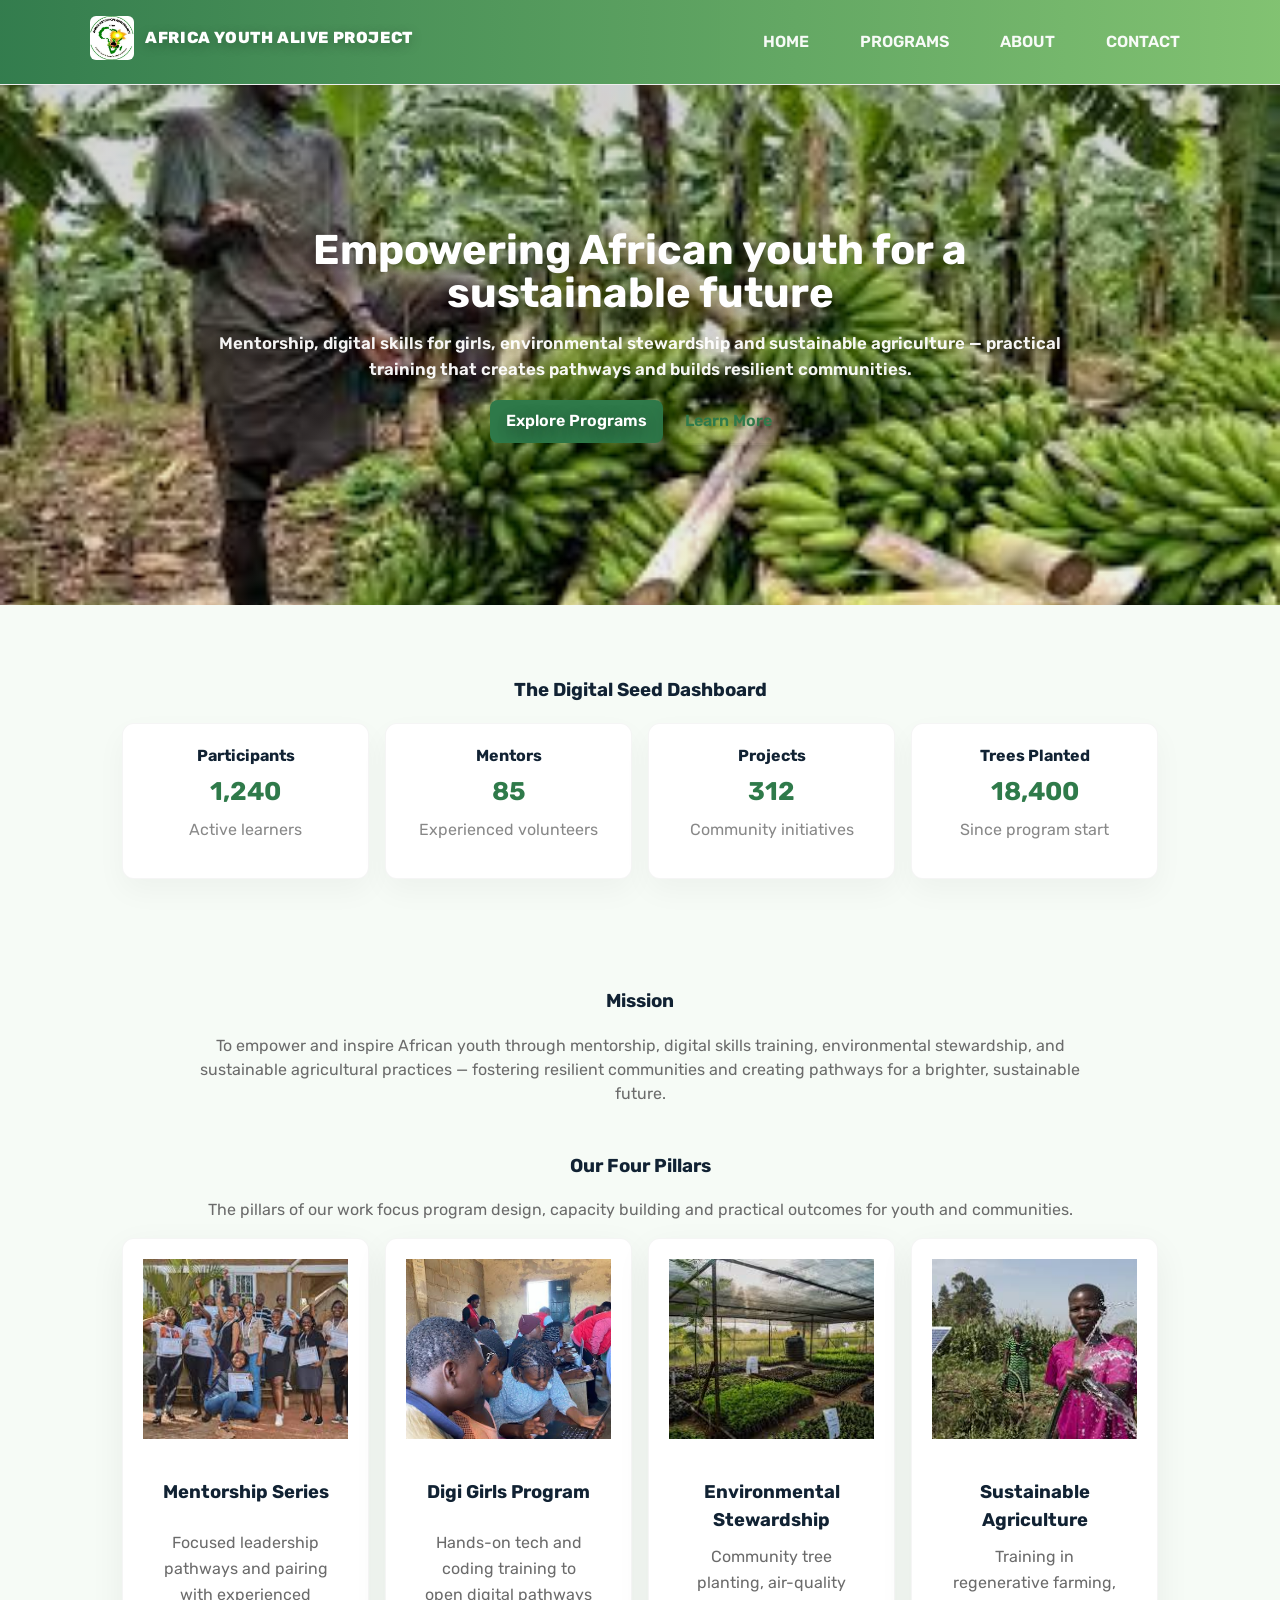
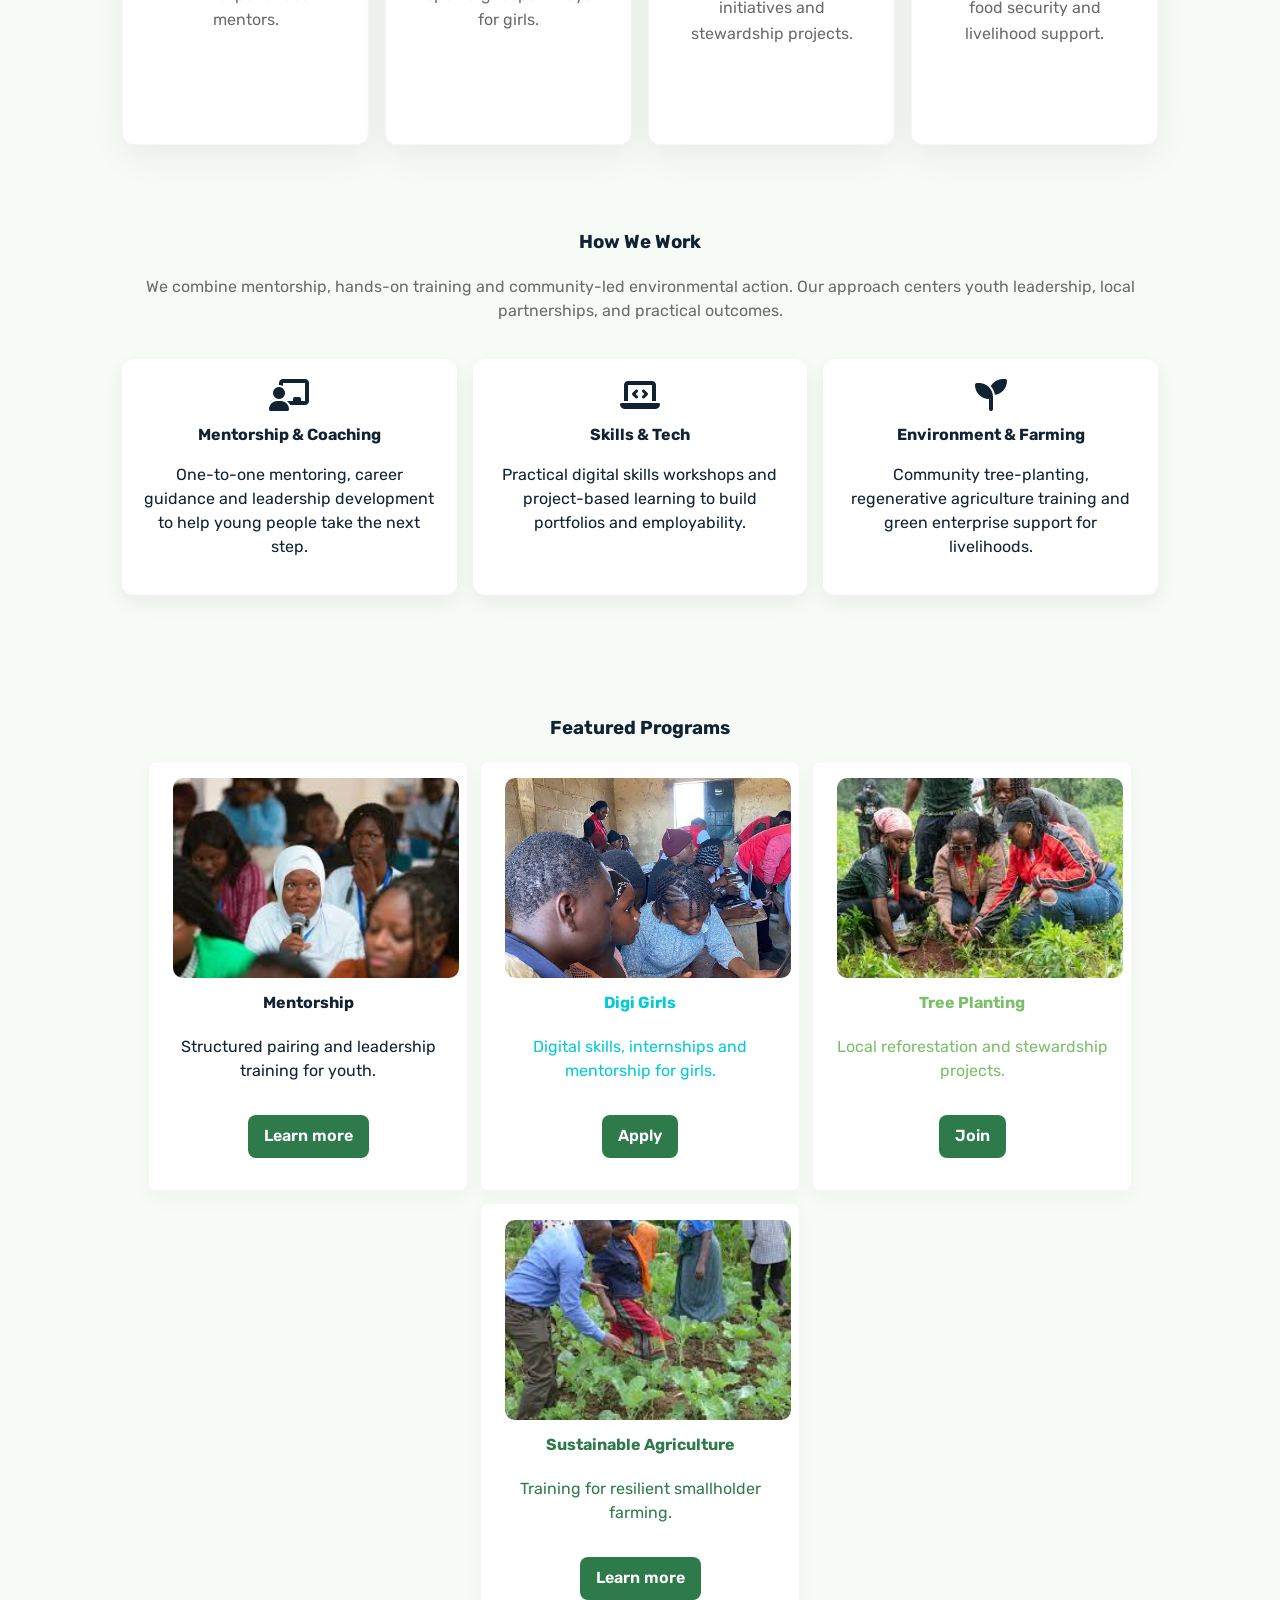
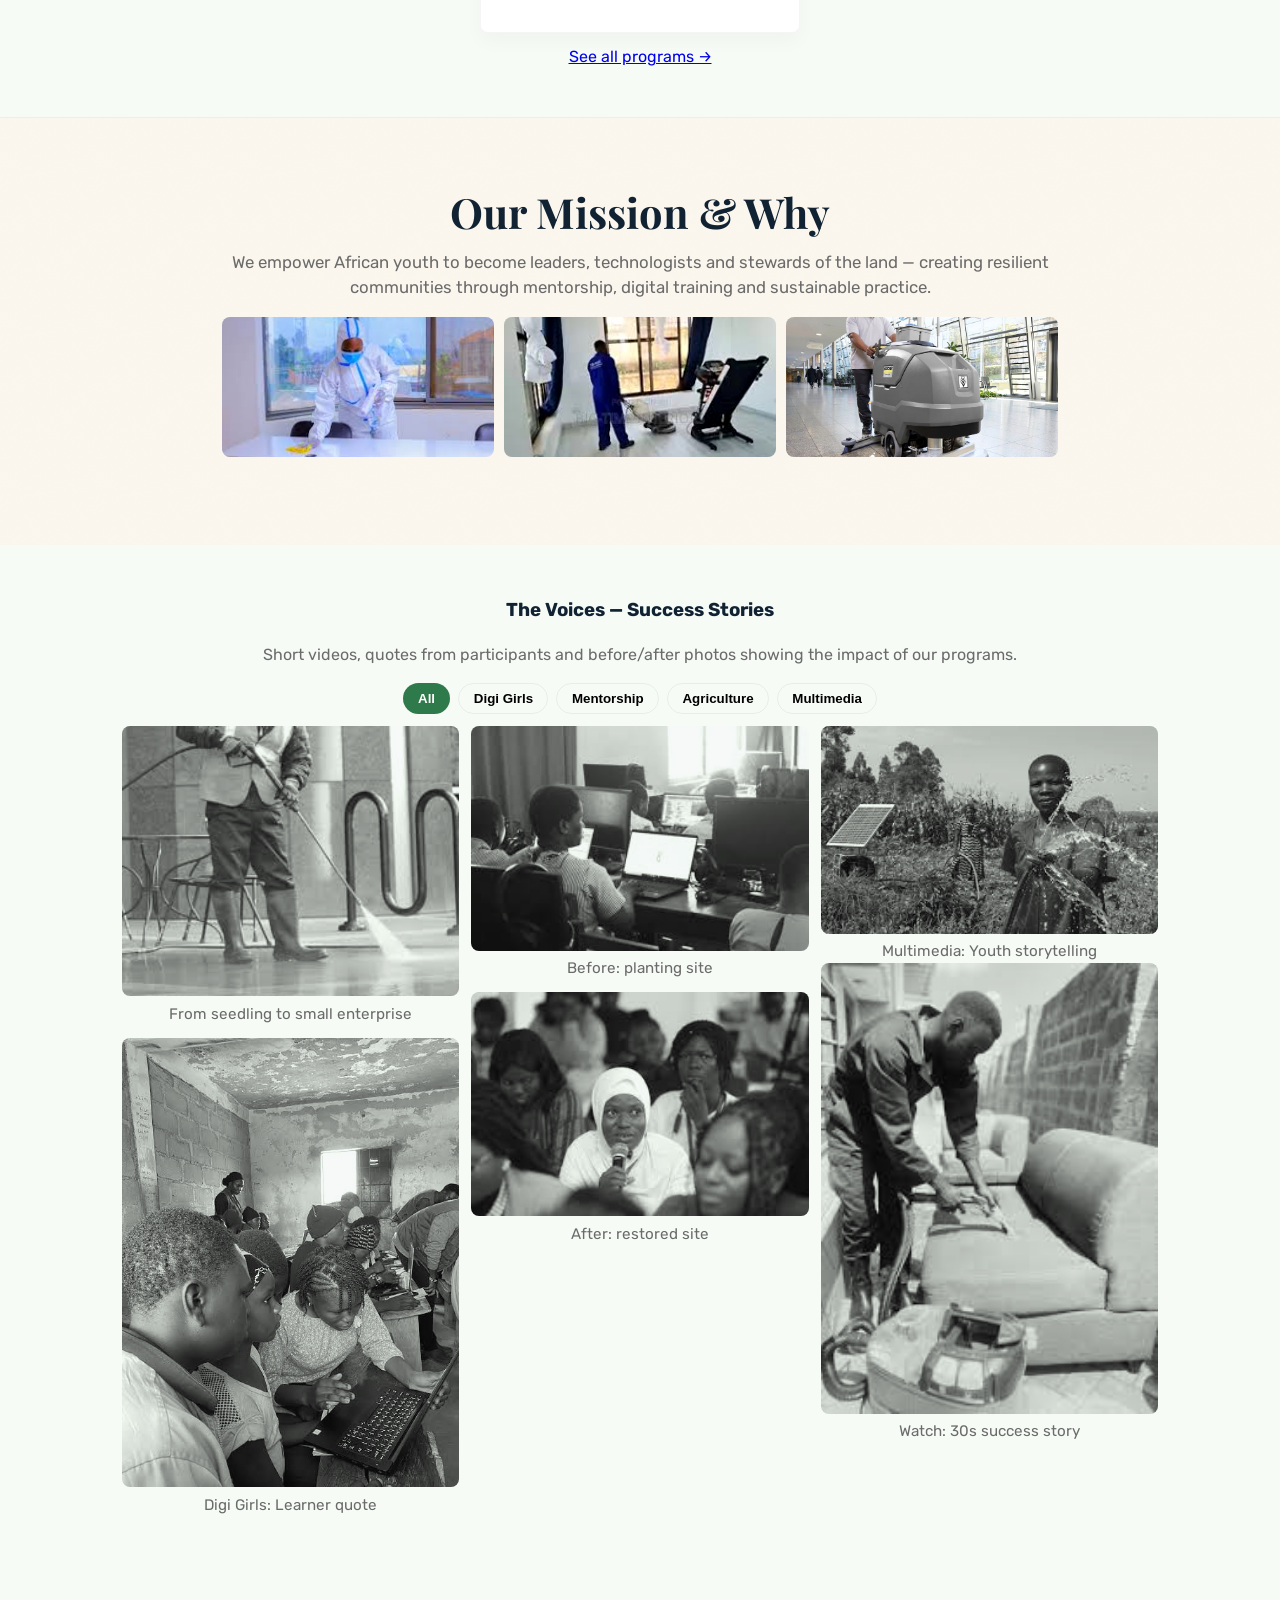
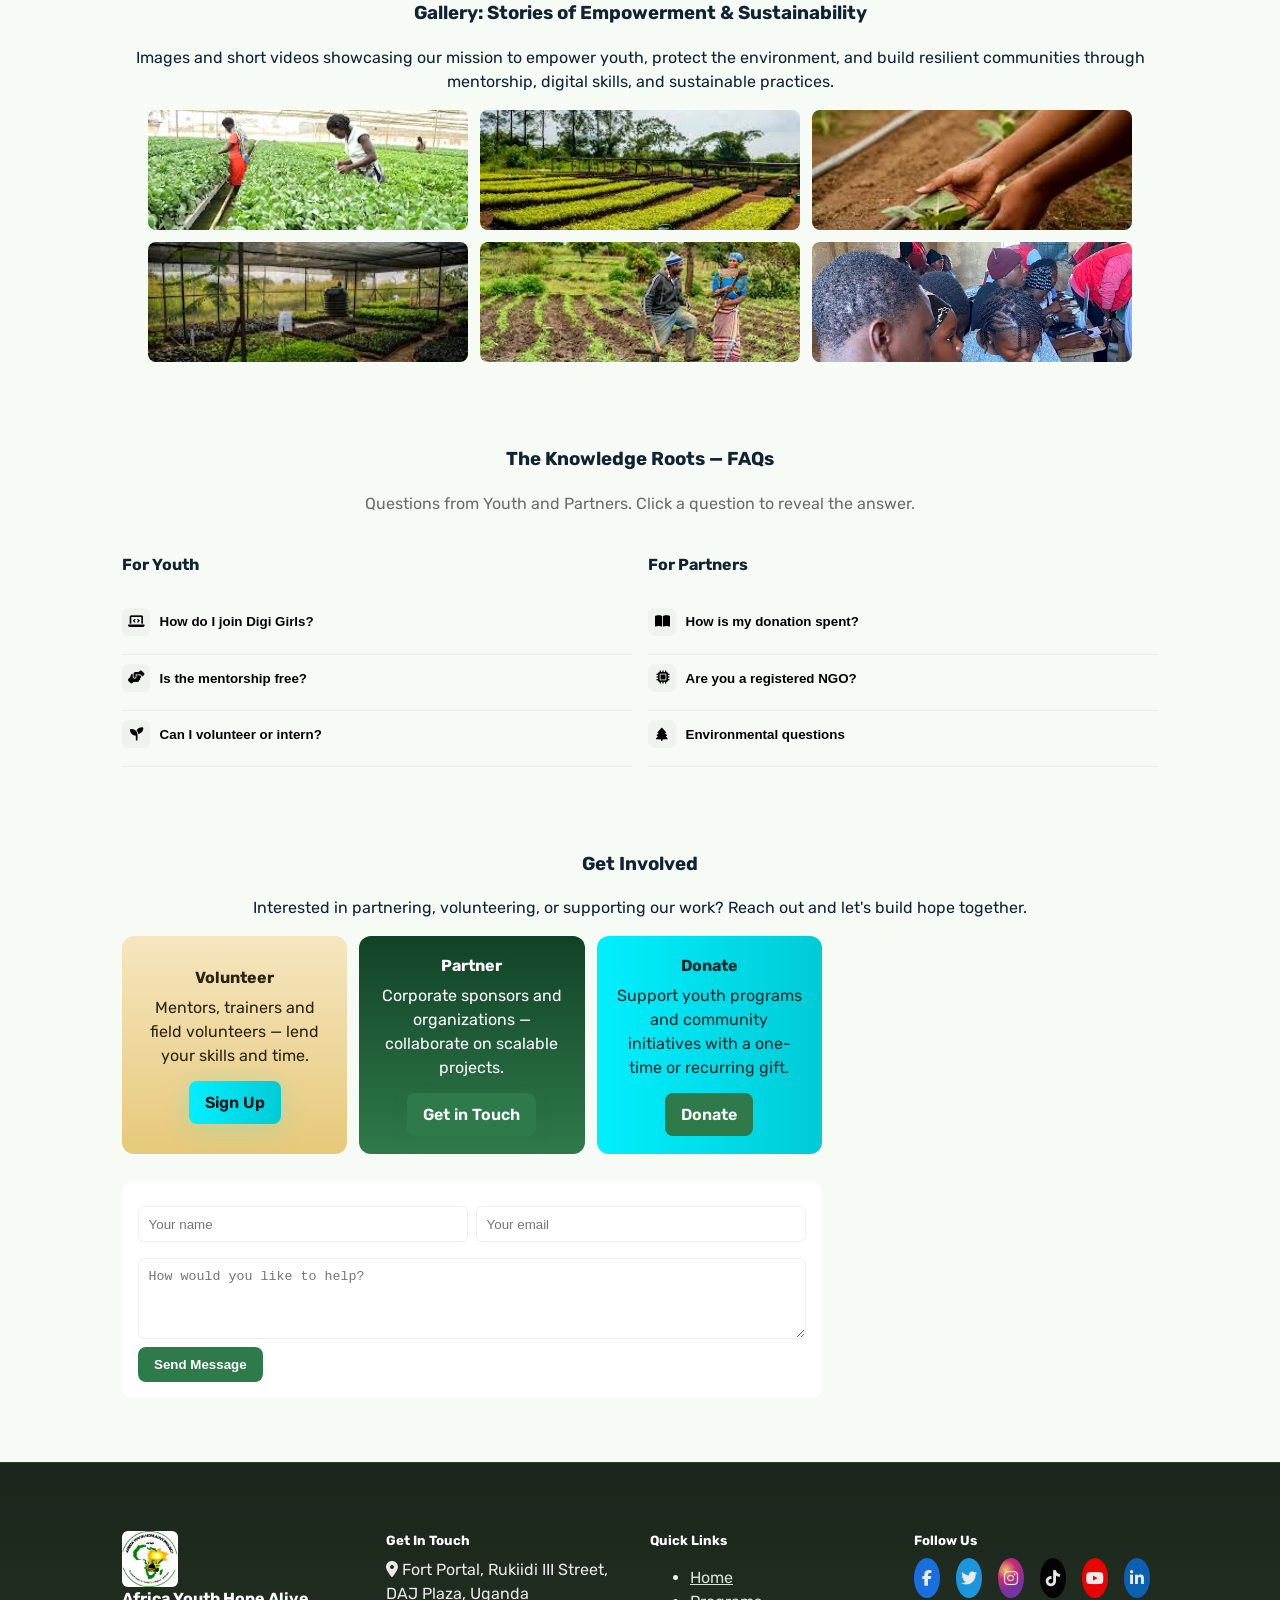
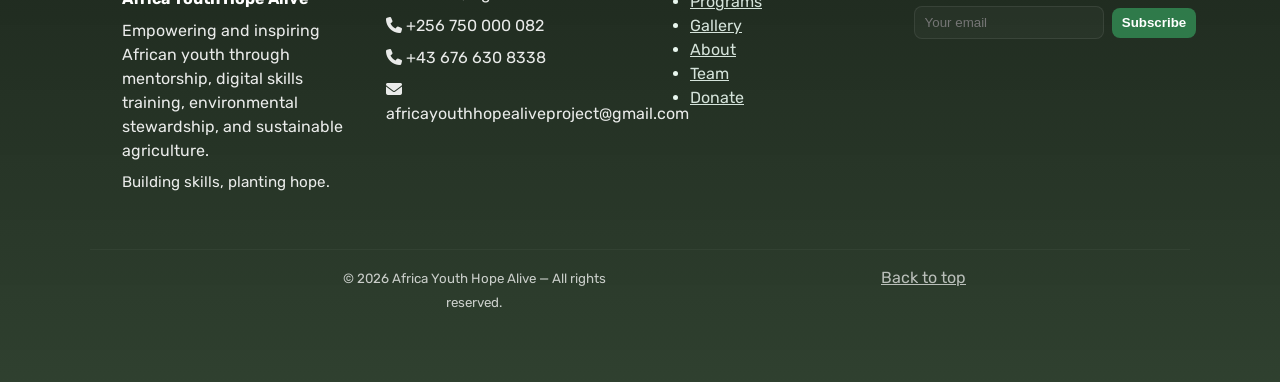
<file: index.html>
<!doctype html>
<html lang="en">
<head>
  <meta charset="utf-8" />
  <meta name="viewport" content="width=device-width, initial-scale=1" />
  <title>AFRICA YOUTH ALIVE PROJECT</title>
  <link rel="stylesheet" href="https://cdnjs.cloudflare.com/ajax/libs/font-awesome/6.4.0/css/all.min.css" integrity="sha512-p6O3sX6Y7GQv+gWQk5xK1+6p3Y6G1G1K1J6D1p1x1G1K1J6D1p1x1G1K1J6D1p1x1" crossorigin="anonymous" referrerpolicy="no-referrer" />
  <link href="https://fonts.googleapis.com/css2?family=Inter:wght@300;400;600;700&display=swap" rel="stylesheet">
  <link href="https://fonts.googleapis.com/css2?family=Playfair+Display:wght@600;700&display=swap" rel="stylesheet">
  <link rel="stylesheet" href="css/sopot.css">
  <link rel="stylesheet" href="css/styles.css">
</head>
<body class="home">
  <header class="site-header">
    <div class="container header-inner">
      <h1 class="logo"><a href="index.html" class="brand"><img src="assets/images/d1XpYEew_400x400.jpg" alt="Africa Youth Alive Project logo" class="site-logo"/><span class="site-title">AFRICA YOUTH ALIVE PROJECT</span></a></h1>
      <button class="nav-toggle" aria-label="Toggle navigation">☰</button>
      <nav class="main-nav">
        <a href="index.html">Home</a>
        <a href="programs.html">Programs</a>
        <a href="about.html">About</a>
        <a href="contact.html">Contact</a>
      </nav>
    </div>
  </header>

  <main>
    <section class="hero" style="background-image:url('assets/images/download-6.jpg'); background-size:cover; background-position:center;">
      <div class="hero-inner container">
        <div class="hero-overlay">
          <h1>Empowering African youth for a sustainable future</h1>
          <p class="lead">Mentorship, digital skills for girls, environmental stewardship and sustainable agriculture — practical training that creates pathways and builds resilient communities.</p>
          <p style="margin-top:1rem"><a class="btn" href="programs.html">Explore Programs</a> <a class="btn outline" href="about.html">Learn More</a></p>
        </div>
      </div>
    </section>

    <section class="digital-seed container">
      <h3>The Digital Seed Dashboard</h3>
      <div class="seed-row">
        <div class="seed-card"><h4>Participants</h4><p class="seed-number">1,240</p><p class="seed-note">Active learners</p></div>
        <div class="seed-card"><h4>Mentors</h4><p class="seed-number">85</p><p class="seed-note">Experienced volunteers</p></div>
        <div class="seed-card"><h4>Projects</h4><p class="seed-number">312</p><p class="seed-note">Community initiatives</p></div>
        <div class="seed-card"><h4>Trees Planted</h4><p class="seed-number">18,400</p><p class="seed-note">Since program start</p></div>
      </div>
    </section>

    <section class="container">
      <div class="mission-centered">
        <h3>Mission</h3>
        <p class="lead">To empower and inspire African youth through mentorship, digital skills training, environmental stewardship, and sustainable agricultural practices — fostering resilient communities and creating pathways for a brighter, sustainable future.</p>
      </div>

      <div class="pillars-row">
        <h3 style="text-align:center;margin-top:1.25rem">Our Four Pillars</h3>
        <p class="lead" style="text-align:center;margin-bottom:1rem">The pillars of our work focus program design, capacity building and practical outcomes for youth and communities.</p>
        <div class="pillars-grid">
          <article class="pillar-card">
            <div class="pillar-media"><img src="assets/images/download-12.jpg" alt="Mentorship workshop"/></div>
            <div class="pillar-body">
              <h4>Mentorship Series</h4>
              <p>Focused leadership pathways and pairing with experienced mentors.</p>
              <a class="btn outline pillar-link" href="mentorship.html">Learn More</a>
            </div>
          </article>
          <article class="pillar-card">
            <div class="pillar-media"><img src="assets/images/digi-girls/WhatsApp%20Image%202026-04-26%20at%2010.16.02.jpeg" alt="Digi Girls"/></div>
            <div class="pillar-body">
              <h4>Digi Girls Program</h4>
              <p>Hands-on tech and coding training to open digital pathways for girls.</p>
              <a class="btn outline pillar-link" href="digi-girls.html">Learn More</a>
            </div>
          </article>
          <article class="pillar-card">
            <div class="pillar-media"><img src="assets/images/images-4.jpg" alt="Tree planting"/></div>
            <div class="pillar-body">
              <h4>Environmental Stewardship</h4>
              <p>Community tree planting, air-quality initiatives and stewardship projects.</p>
              <a class="btn outline pillar-link" href="tree-planting.html">Learn More</a>
            </div>
          </article>
          <article class="pillar-card">
            <div class="pillar-media"><img src="assets/images/download-5.jpg" alt="Sustainable Agriculture"/></div>
            <div class="pillar-body">
              <h4>Sustainable Agriculture</h4>
              <p>Training in regenerative farming, food security and livelihood support.</p>
              <a class="btn outline pillar-link" href="sustainable-agriculture.html">Learn More</a>
            </div>
          </article>
        </div>
      </div>
    </section>

    <section class="how container">
      <h3>How We Work</h3>
      <p class="lead">We combine mentorship, hands-on training and community-led environmental action. Our approach centers youth leadership, local partnerships, and practical outcomes.</p>
      <div class="how-we-work">
        <div class="how-card">
          <div class="icon"><i class="fas fa-chalkboard-teacher fa-2x"></i></div>
          <h4>Mentorship & Coaching</h4>
          <p>One-to-one mentoring, career guidance and leadership development to help young people take the next step.</p>
        </div>
        <div class="how-card">
          <div class="icon"><i class="fas fa-laptop-code fa-2x"></i></div>
          <h4>Skills & Tech</h4>
          <p>Practical digital skills workshops and project-based learning to build portfolios and employability.</p>
        </div>
        <div class="how-card">
          <div class="icon"><i class="fas fa-seedling fa-2x"></i></div>
          <h4>Environment & Farming</h4>
          <p>Community tree-planting, regenerative agriculture training and green enterprise support for livelihoods.</p>
        </div>
      </div>
    </section>

    <section class="programs-preview container">
      <h3>Featured Programs</h3>
      <div class="row c.ards">
        <div class="col"><article class="card seed-card accent-default"><img class="featured-image" src="assets/images/images-15.jpg" alt="Mentorship" /><h4>Mentorship</h4><p>Structured pairing and leadership training for youth.</p><p><a class="btn" href="mentorship.html">Learn more</a></p></article></div>
        <div class="col"><article class="card seed-card accent-cyan"><img class="featured-image" src="assets/images/digi-girls/WhatsApp%20Image%202026-04-26%20at%2010.16.02.jpeg" alt="Digi Girls" /><h4>Digi Girls</h4><p>Digital skills, internships and mentorship for girls.</p><p><a class="btn" href="digi-girls.html">Apply</a></p></article></div>
        <div class="col"><article class="card seed-card accent-earth"><img class="featured-image" src="assets/images/download-14.jpg" alt="Tree Planting" /><h4>Tree Planting</h4><p>Local reforestation and stewardship projects.</p><p><a class="btn" href="tree-planting.html">Join</a></p></article></div>
        <div class="col"><article class="card seed-card accent-green"><img class="featured-image" src="assets/images/download-4.jpg" alt="Sustainable Agriculture" /><h4>Sustainable Agriculture</h4><p>Training for resilient smallholder farming.</p><p><a class="btn" href="sustainable-agriculture.html">Learn more</a></p></article></div>
      </div>
      <p class="more"><a href="programs.html">See all programs →</a></p>
    </section>

    <section class="mission-roots below-hero-bg">
      <div class="mission-inner container">
        <h3 class="mission-title">Our Mission & Why</h3>
        <p class="mission-sub">We empower African youth to become leaders, technologists and stewards of the land — creating resilient communities through mentorship, digital training and sustainable practice.</p>
        <div class="mission-media">
            <div class="gallery">
            <div><img class="duotone" loading="lazy" data-media="assets/images/images-9.jpg" src="assets/images/images-9.jpg" alt="team field 1"/></div>
            <div><img class="duotone" loading="lazy" data-media="assets/images/images-10.jpg" src="assets/images/images-10.jpg" alt="team field 2"/></div>
            <div><img class="duotone" loading="lazy" data-media="assets/images/digi-girls/WhatsApp%20Image%202026-04-26%20at%2010.16.00.jpeg" src="assets/images/digi-girls/WhatsApp%20Image%202026-04-26%20at%2010.16.00.jpeg" alt="field team"/></div>
          </div>
        </div>
      </div>
    </section>

    <section class="success-stories container">
      <h3>The Voices — Success Stories</h3>
      <p class="lead">Short videos, quotes from participants and before/after photos showing the impact of our programs.</p>
      <div class="filter-bar" role="tablist" aria-label="Filter success stories">
        <button class="filter-btn active" data-filter="all">All</button>
        <button class="filter-btn" data-filter="digi">Digi Girls</button>
        <button class="filter-btn" data-filter="mentorship">Mentorship</button>
        <button class="filter-btn" data-filter="agri">Agriculture</button>
        <button class="filter-btn" data-filter="multimedia">Multimedia</button>
      </div>
      <div class="success-masonry" aria-live="polite">
        <article class="m-item m-large" data-category="agri"><img class="duotone" loading="lazy" src="assets/images/images-11.jpg" alt="Community nursery"/><p class="caption">From seedling to small enterprise</p></article>
        <article class="m-item m-small" data-category="digi"><img class="duotone" loading="lazy" src="assets/images/digi-girls/WhatsApp%20Image%202026-04-26%20at%2010.16.02.jpeg" alt="Digi Girls testimonial"/><p class="caption">Digi Girls: Learner quote</p></article>
        <article class="m-item m-medium" data-category="agri"><img class="duotone" loading="lazy" src="assets/images/images-14.jpg" alt="planting before"/><p class="caption">Before: planting site</p></article>
        <article class="m-item m-medium" data-category="agri"><img class="duotone" loading="lazy" src="assets/images/images-15.jpg" alt="planting after"/><p class="caption">After: restored site</p></article>
        <article class="m-item m-small" data-category="multimedia"><img class="duotone" loading="lazy" src="assets/images/download-5.jpg" alt="multimedia clip"/><p class="caption">Multimedia: Youth storytelling</p></article>
        <article class="m-item m-large" data-category="multimedia" data-media="assets/images/download-8.jpg"><img class="duotone" loading="lazy" src="assets/images/download-8.jpg" alt="Success story video"/><p class="caption">Watch: 30s success story</p></article>
      </div>
    </section>

    <section class="gallery-section container slide">
      <h3>Gallery: Stories of Empowerment & Sustainability</h3>
      <p>Images and short videos showcasing our mission to empower youth, protect the environment, and build resilient communities through mentorship, digital skills, and sustainable practices.</p>
      <div class="row gallery">
        <div class="col"><img class="duotone" loading="lazy" data-media="assets/images/download.jpg" src="assets/images/download.jpg" alt="gallery 1" /></div>
        <div class="col"><img class="duotone" loading="lazy" data-media="assets/images/download-1.jpg" src="assets/images/download-1.jpg" alt="gallery 2" /></div>
        <div class="col"><img class="duotone" loading="lazy" data-media="assets/images/images-3.jpg" src="assets/images/images-3.jpg" alt="gallery 3" /></div>
        <div class="col"><img class="duotone" loading="lazy" data-media="assets/images/images-4.jpg" src="assets/images/images-4.jpg" alt="gallery 4" /></div>
        <div class="col"><img class="duotone" loading="lazy" data-media="assets/images/images-5.jpg" src="assets/images/images-5.jpg" alt="gallery 5" /></div>
        <div class="col"><img class="duotone" loading="lazy" data-media="assets/images/digi-girls/WhatsApp%20Image%202026-04-26%20at%2010.16.02.jpeg" src="assets/images/digi-girls/WhatsApp%20Image%202026-04-26%20at%2010.16.02.jpeg" alt="sample video placeholder" /></div>
      </div>
    </section>

    <section id="faq" class="faq-section container">
      <h3>The Knowledge Roots — FAQs</h3>
      <p class="lead">Questions from Youth and Partners. Click a question to reveal the answer.</p>
      <div class="faq-columns">
        <div>
          <h4>For Youth</h4>
          <div class="qa-item">
            <button class="qa-toggle" aria-expanded="false"><span class="icon"><i class="fas fa-laptop-code"></i></span> How do I join Digi Girls?</button>
            <div class="qa-content"><p>Apply via the Digi Girls program page — we run seasonal cohorts and accept learners based on the application and interest. Contact us via the application link or email for rolling enquiries.</p></div>
          </div>
          <div class="qa-item">
            <button class="qa-toggle" aria-expanded="false"><span class="icon"><i class="fas fa-hands-helping"></i></span> Is the mentorship free?</button>
            <div class="qa-content"><p>Core mentorship pairings and group workshops are offered free. Some advanced workshops may ask for a small materials fee.</p></div>
          </div>
          <div class="qa-item">
            <button class="qa-toggle" aria-expanded="false"><span class="icon"><i class="fas fa-seedling"></i></span> Can I volunteer or intern?</button>
            <div class="qa-content"><p>Yes — we welcome skilled volunteers. Please include your CV and interests when you contact us; local coordinator details are on the Contact page.</p></div>
          </div>
        </div>
        <div>
          <h4>For Partners</h4>
          <div class="qa-item">
            <button class="qa-toggle" aria-expanded="false"><span class="icon"><i class="fas fa-book-open"></i></span> How is my donation spent?</button>
            <div class="qa-content"><p>Donations support training materials, stipends, tree seedlings, and local coordination. We publish annual reports and can provide program-specific budgets for partners.</p></div>
          </div>
          <div class="qa-item">
            <button class="qa-toggle" aria-expanded="false"><span class="icon"><i class="fas fa-microchip"></i></span> Are you a registered NGO?</button>
            <div class="qa-content"><p>Yes — we are registered locally and comply with reporting standards. Contact us for registration documents and partnership terms.</p></div>
          </div>
          <div class="qa-item">
            <button class="qa-toggle" aria-expanded="false"><span class="icon"><i class="fas fa-tree"></i></span> Environmental questions</button>
            <div class="qa-content"><p>We focus on community-led planting and monitoring. We provide training on seedling care and local stewardship to ensure long-term survival.</p></div>
          </div>
        </div>
      </div>
    </section>

    <section id="contact" class="contact container">
      <h3>Get Involved</h3>
      <p>Interested in partnering, volunteering, or supporting our work? Reach out and let's build hope together.</p>
      <div class="contact-grid">
        <div class="path-cards">
          <article class="path-card volunteer">
            <h4>Volunteer</h4>
            <p>Mentors, trainers and field volunteers — lend your skills and time.</p>
            <a class="btn glow" href="contact.html#volunteer">Sign Up</a>
          </article>
          <article class="path-card partner">
            <h4>Partner</h4>
            <p>Corporate sponsors and organizations — collaborate on scalable projects.</p>
            <a class="btn solid" href="contact.html#partner">Get in Touch</a>
          </article>
          <article class="path-card donate">
            <h4>Donate</h4>
            <p>Support youth programs and community initiatives with a one-time or recurring gift.</p>
            <a class="btn" href="donate.html">Donate</a>
          </article>
        </div>
        <div class="impact-pulse">
          <div class="ticker" aria-hidden="true">
            <div class="ticker-inner">Currently seeking: 5 Digital Mentors for July • 12 Tree-planting volunteers • Seed kit donations needed</div>
          </div>
        </div>
        <form class="contact-form" action="#" method="POST" onsubmit="alert('Placeholder: form submission not configured.')">
          <input type="text" name="name" placeholder="Your name" required />
          <input type="email" name="email" placeholder="Your email" required />
          <textarea name="message" placeholder="How would you like to help?" rows="4"></textarea>
          <button class="btn" type="submit">Send Message</button>
        </form>
      </div>
    </section>
  </main>

  <footer id="site-footer" class="site-footer">
    <div class="container footer-inner">
      <div class="col footer-about">
        <div class="footer-logo"><img src="assets/images/d1XpYEew_400x400.jpg" alt="Africa Youth Alive Project logo" class="site-logo"/></div>
        <h4>Africa Youth Hope Alive</h4>
        <p>Empowering and inspiring African youth through mentorship, digital skills training, environmental stewardship, and sustainable agriculture.</p>
        <p class="note">Building skills, planting hope.</p>
      </div>
      <div class="col footer-contact">
        <h5>Get In Touch</h5>
        <p><i class="fas fa-map-marker-alt"></i> Fort Portal, Rukiidi III Street, DAJ Plaza, Uganda</p>
        <p><i class="fas fa-phone"></i> +256 750 000 082</p>
        <p><i class="fas fa-phone"></i> +43 676 630 8338</p>
        <p><i class="fas fa-envelope"></i> africayouthhopealiveproject@gmail.com</p>
      </div>
      <div class="col footer-links">
        <h5>Quick Links</h5>
        <ul>
          <li><a href="index.html">Home</a></li>
          <li><a href="programs.html">Programs</a></li>
          <li><a href="gallery.html">Gallery</a></li>
          <li><a href="about.html">About</a></li>
          <li><a href="about.html#team">Team</a></li>
          <li><a href="donate.html">Donate</a></li>
        </ul>
      </div>
      <div class="col footer-follow">
        <h5>Follow Us</h5>
        <div class="social-icons">
          <a href="https://facebook.com/africayouthhopealive" aria-label="Facebook" target="_blank" rel="noopener"><i class="fab fa-facebook-f"></i></a>
          <a href="https://x.com/ayhap_?s=21" aria-label="Twitter" target="_blank" rel="noopener"><i class="fab fa-twitter"></i></a>
          <a href="https://www.instagram.com/ayhap_?igsh=bnV0dGRpdm4wZXp0&utm_source=qr" aria-label="Instagram" target="_blank" rel="noopener"><i class="fab fa-instagram"></i></a>
          <a href="https://www.tiktok.com/@africayouthhopealive_p?_r=1&_t=ZS-95q6ANTPNnp" aria-label="TikTok" target="_blank" rel="noopener"><i class="fab fa-tiktok"></i></a>
          <a href="https://youtube.com/africayouth" aria-label="YouTube" target="_blank" rel="noopener"><i class="fab fa-youtube"></i></a>
          <a href="https://linkedin.com/company/africayouth" aria-label="LinkedIn" target="_blank" rel="noopener"><i class="fab fa-linkedin-in"></i></a>
        </div>
        <form class="newsletter-form" data-formspree="YOUR_FORM_ID" action="#" method="POST">
          <label for="footer-news-email" class="sr-only">Email</label>
          <input id="footer-news-email" name="email" type="email" placeholder="Your email" required />
          <button class="btn" type="submit">Subscribe</button>
        </form>
      </div>
    </div>
    <div class="container footer-bottom">
      <div class="row">
        <div class="col"><small>© 2026 Africa Youth Hope Alive — All rights reserved.</small></div>
        <div class="col" style="text-align:right"><a href="#top">Back to top</a></div>
      </div>
    </div>
  </footer>

  <div class="modal" aria-hidden="true">
    <div class="modal-content">
      <div class="modal-header"><button class="modal-close btn">Close</button></div>
      <div class="modal-body"></div>
    </div>
  </div>

  <script src="js/main.js" defer></script>
</body>
</html>
</file>
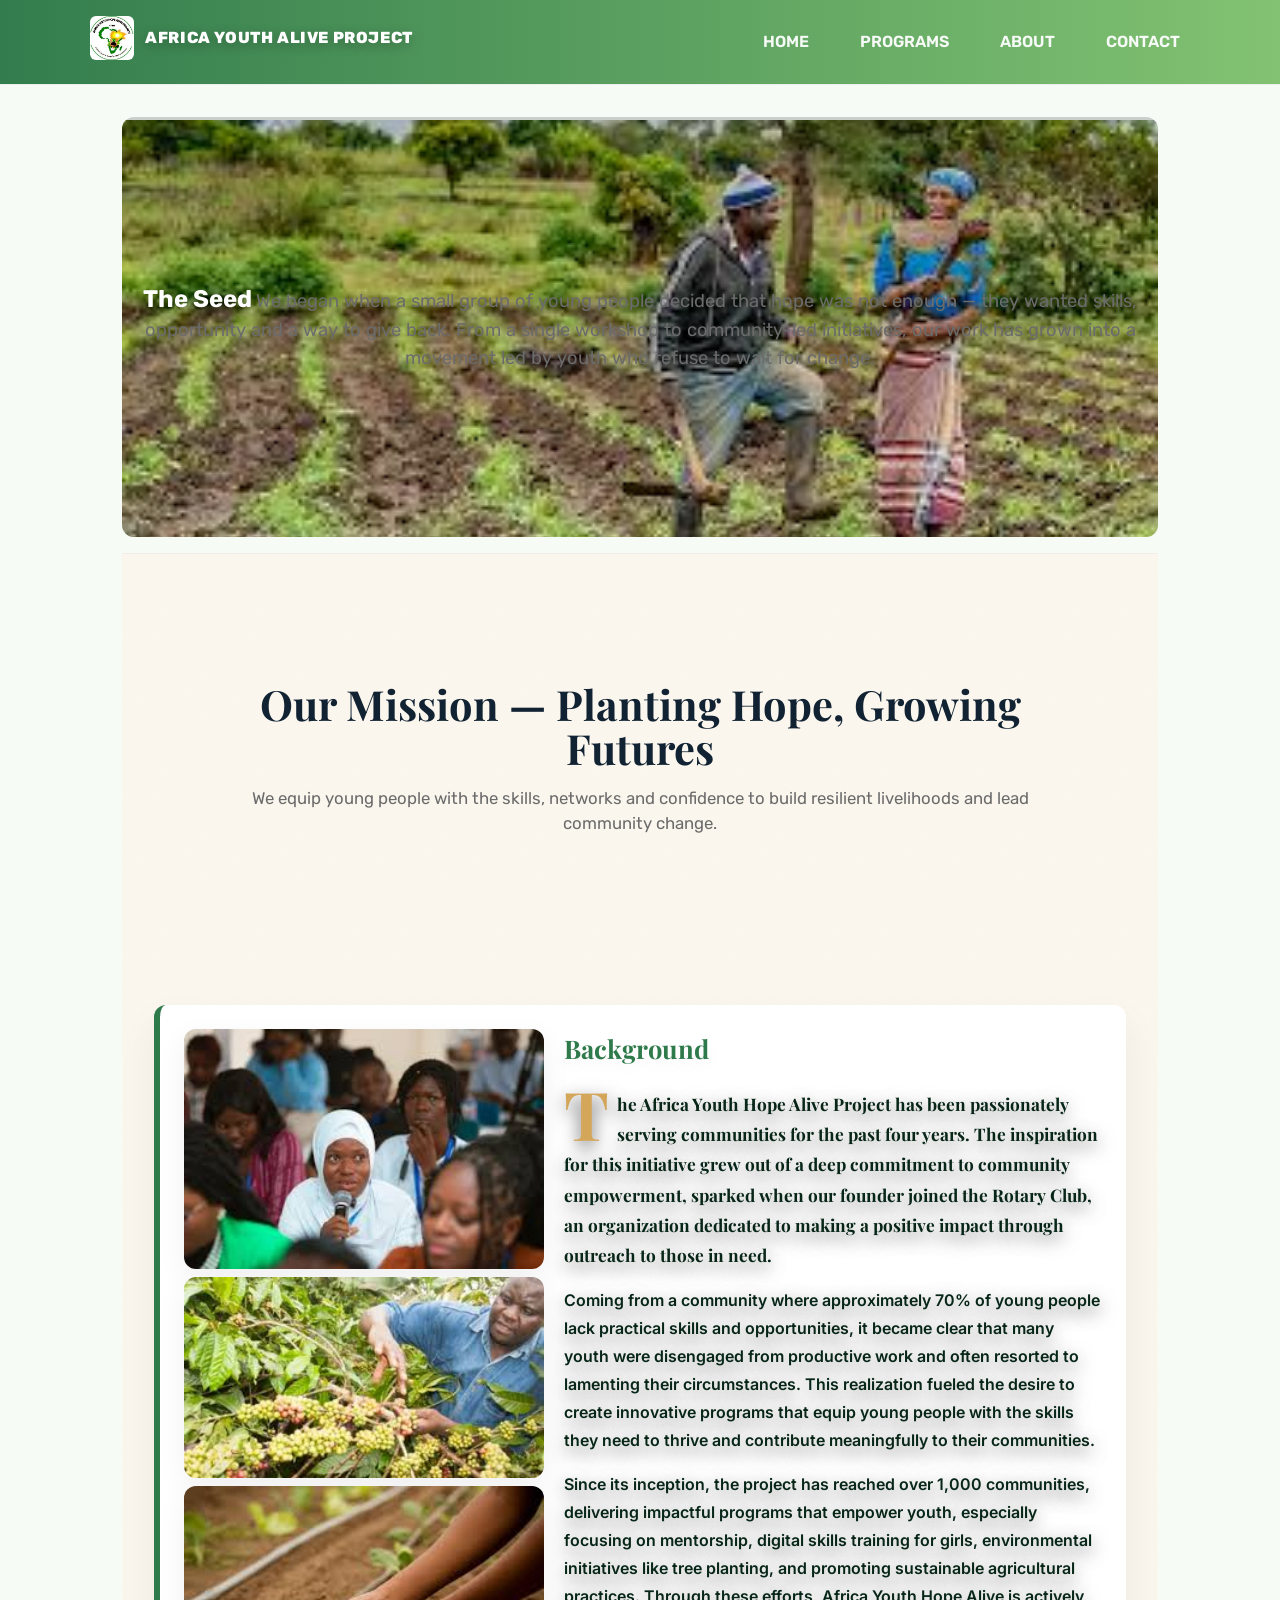
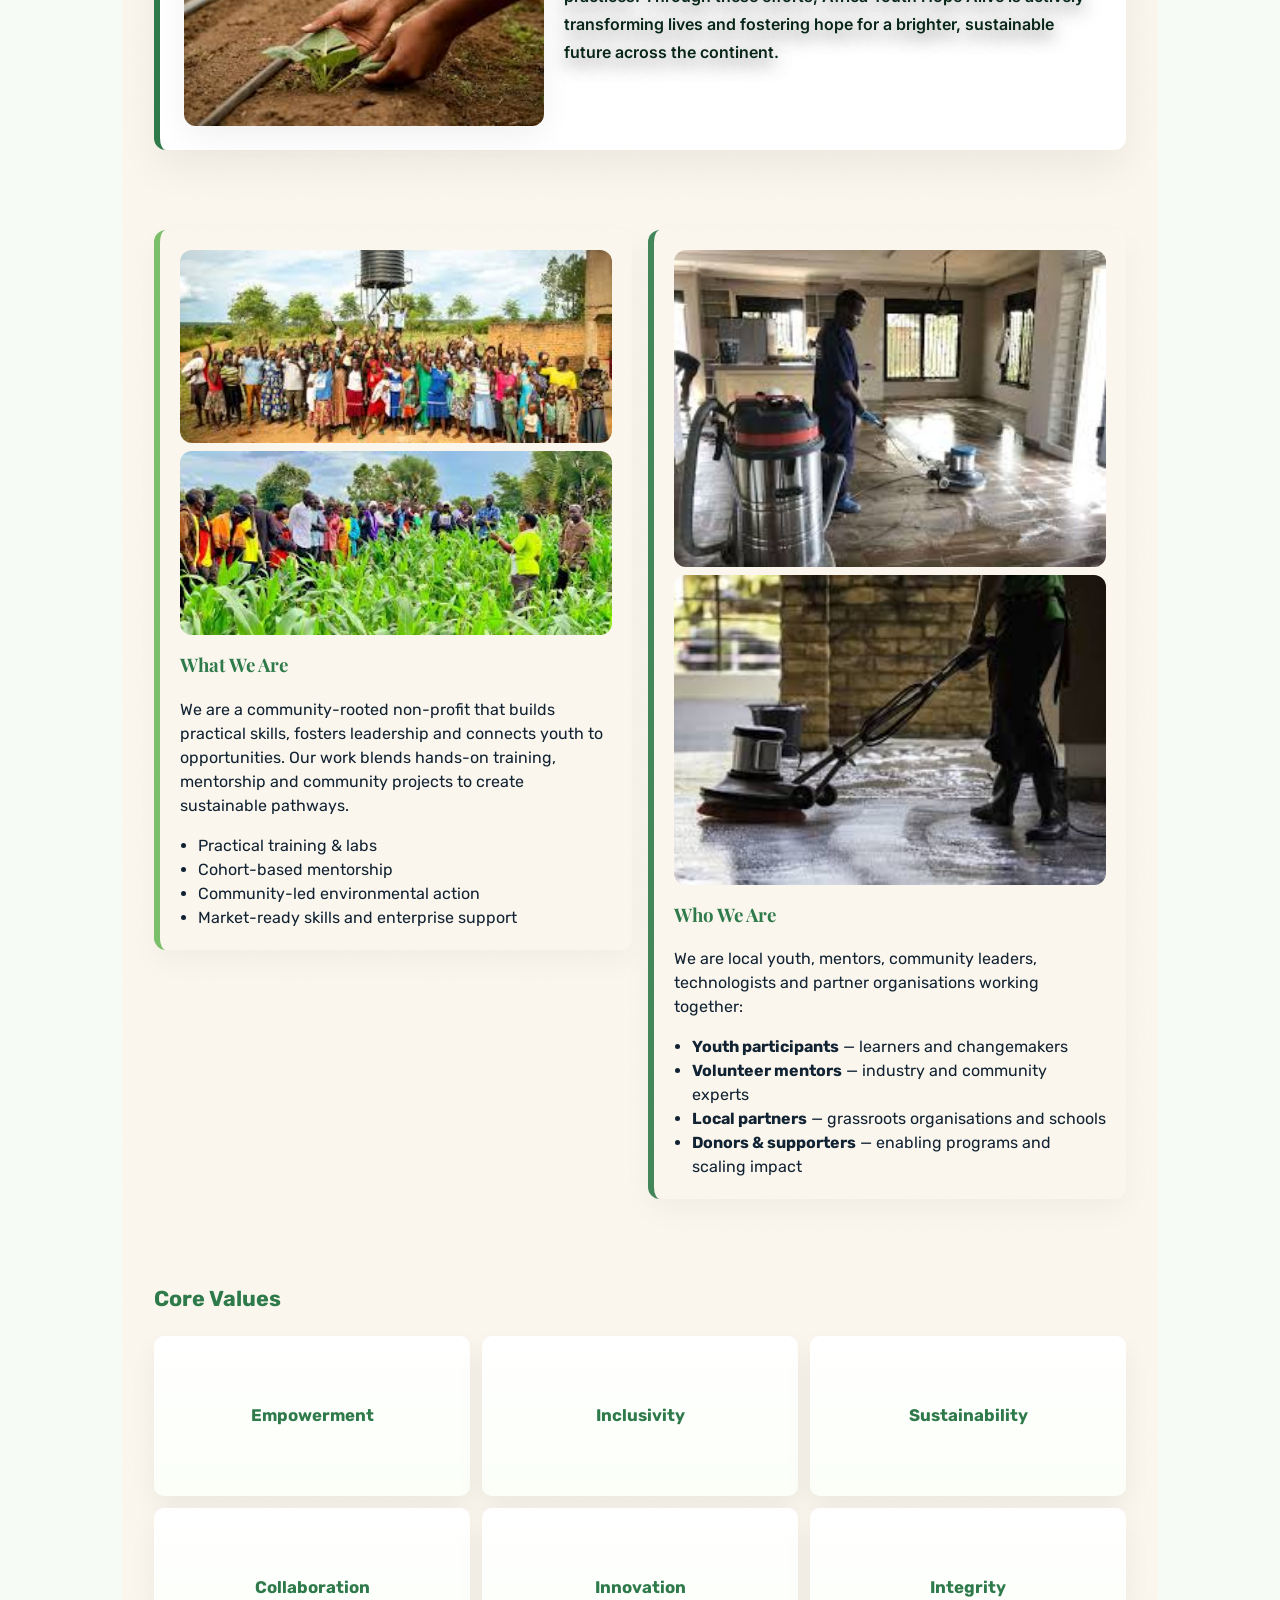
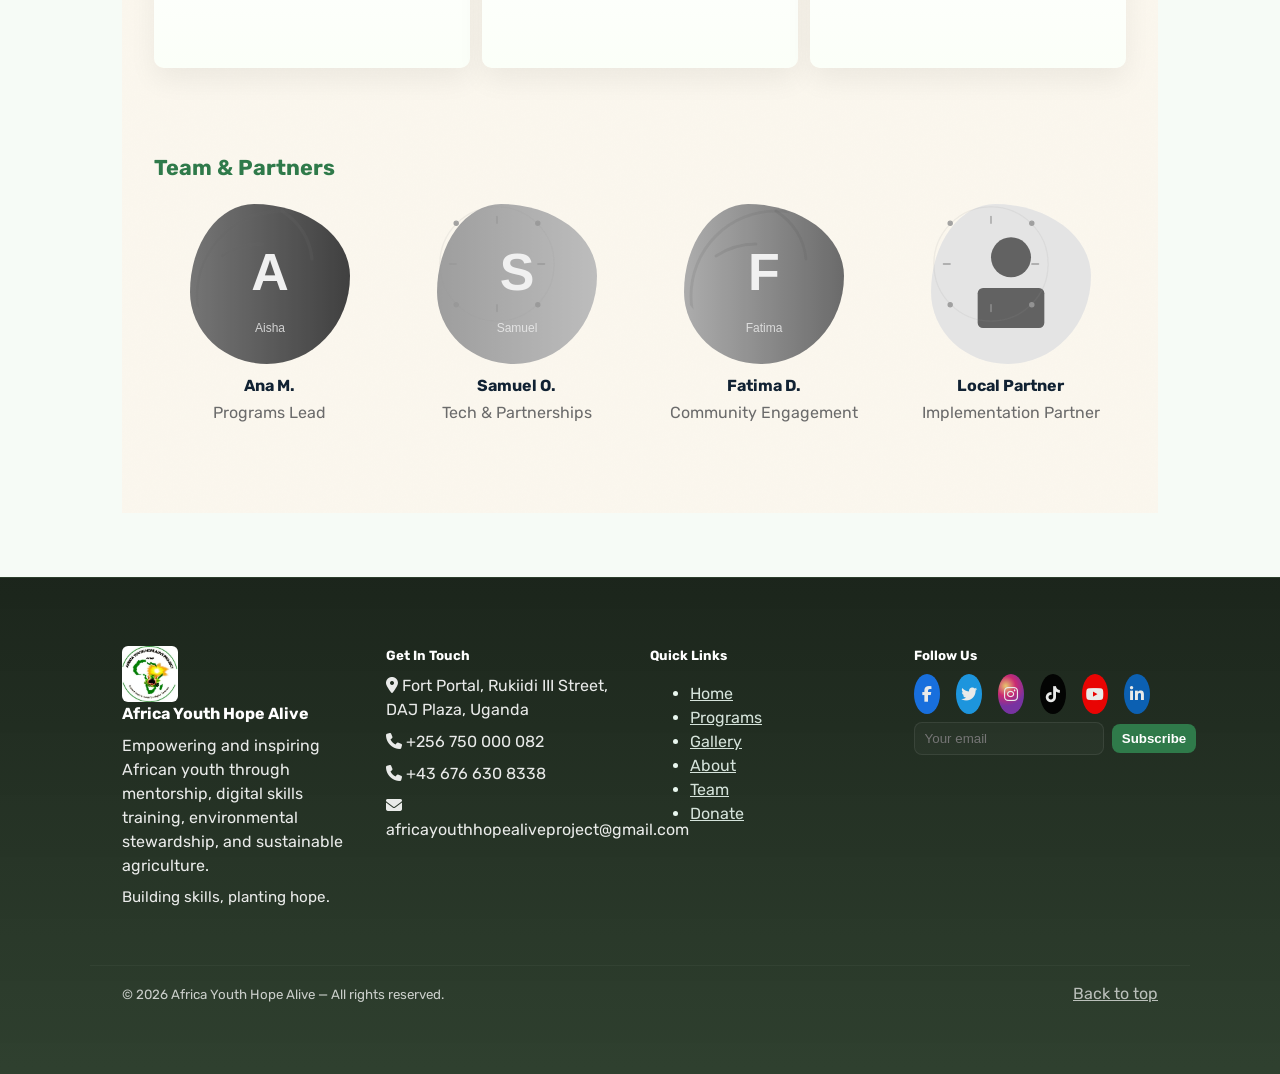
<file: about.html>
<!doctype html>
<html lang="en">
<head>
  <meta charset="utf-8" />
  <meta name="viewport" content="width=device-width, initial-scale=1" />
  <title>About — AFRICA YOUTH ALIVE PROJECT</title>
  <link rel="stylesheet" href="https://cdnjs.cloudflare.com/ajax/libs/font-awesome/6.4.0/css/all.min.css" integrity="sha512-p6O3sX6Y7GQv+gWQk5xK1+6p3Y6G1G1K1J6D1p1x1G1K1J6D1p1x1G1K1J6D1p1x1" crossorigin="anonymous" referrerpolicy="no-referrer" />
  <link href="https://fonts.googleapis.com/css2?family=Inter:wght@300;400;600;700&display=swap" rel="stylesheet">
  <link href="https://fonts.googleapis.com/css2?family=Playfair+Display:wght@600;700&display=swap" rel="stylesheet">
  <link rel="stylesheet" href="css/sopot.css">
  <link rel="stylesheet" href="css/styles.css">
</head>
<body>
  <header class="site-header">
    <div class="container header-inner">
      <h1 class="logo"><a href="index.html" class="brand"><img src="assets/images/d1XpYEew_400x400.jpg" alt="Africa Youth Alive Project logo" class="site-logo"/><span class="site-title">AFRICA YOUTH ALIVE PROJECT</span></a></h1>
      <button class="nav-toggle" aria-label="Toggle navigation">☰</button>
      <nav class="main-nav">
        <a href="index.html">Home</a>
        <a href="programs.html">Programs</a>
        <a href="about.html">About</a>
        <a href="contact.html">Contact</a>
      </nav>
    </div>
  </header>
  <main class="container about-roots">
    <section class="narrative-hero" aria-label="Our Story — Seed">
      <div class="parallax-bg" style="background-image:url('assets/images/images-5.jpg')" aria-hidden="true"></div>
      <div class="container hero-content">
        <div class="hero-copy">
          <h1 class="text-bg-contrast">The Seed</h1>
          <p class="lead text-bg-contrast">We began when a small group of young people decided that hope was not enough — they wanted skills, opportunity and a way to give back. From a single workshop to community-led initiatives, our work has grown into a movement led by youth who refuse to wait for change.</p>
        </div>
      </div>
    </section>
    
    <!-- Background profile moved directly below hero (show immediately) -->
    <!-- background-profile removed (moved above) -->
    <!-- The Roots: Mission, Core Values Mosaic, Team/Partners -->
    <div class="below-hero-bg">
    <section class="roots-mission">
      <div class="mission-inner">
        <h1 class="mission-title">Our Mission — Planting Hope, Growing Futures</h1>
        <p class="mission-sub">We equip young people with the skills, networks and confidence to build resilient livelihoods and lead community change.</p>
      </div>
    </section>

    <section class="background-profile container" aria-label="Background">
      <div class="profile-card profile-grid">
        <div class="profile-portrait">
          <img src="assets/images/images-15.jpg" alt="Youth workshop portrait" loading="lazy" decoding="async" />
          <img src="assets/images/images.jpg" alt="Youth portrait 2" loading="lazy" decoding="async" />
          <img src="assets/images/images-3.jpg" alt="Logo portrait" loading="lazy" decoding="async" />
        </div>
        <div class="profile-body">
          <h2>Background</h2>
          <p class="profile-quote lead">The Africa Youth Hope Alive Project has been passionately serving communities for the past four years. The inspiration for this initiative grew out of a deep commitment to community empowerment, sparked when our founder joined the Rotary Club, an organization dedicated to making a positive impact through outreach to those in need.</p>

          <p>Coming from a community where approximately 70% of young people lack practical skills and opportunities, it became clear that many youth were disengaged from productive work and often resorted to lamenting their circumstances. This realization fueled the desire to create innovative programs that equip young people with the skills they need to thrive and contribute meaningfully to their communities.</p>

          <p>Since its inception, the project has reached over 1,000 communities, delivering impactful programs that empower youth, especially focusing on mentorship, digital skills training for girls, environmental initiatives like tree planting, and promoting sustainable agricultural practices. Through these efforts, Africa Youth Hope Alive is actively transforming lives and fostering hope for a brighter, sustainable future across the continent.</p>
        </div>
      </div>
    </section>

    <section class="what-who container">
      <div class="what-who-grid">
        <div class="what-card card large-card">
          <div class="card-media">
            <img src="assets/images/images-1.jpg" alt="Practical training" loading="lazy" decoding="async" />
            <img src="assets/images/images-2.jpg" alt="Training portrait 2" loading="lazy" decoding="async" />
          </div>
          <div class="card-body">
            <h3>What We Are</h3>
            <p>We are a community-rooted non-profit that builds practical skills, fosters leadership and connects youth to opportunities. Our work blends hands-on training, mentorship and community projects to create sustainable pathways.</p>
            <ul>
              <li>Practical training & labs</li>
              <li>Cohort-based mentorship</li>
              <li>Community-led environmental action</li>
              <li>Market-ready skills and enterprise support</li>
            </ul>
          </div>
        </div>
        <div class="who-card card large-card">
          <div class="card-media">
            <img src="assets/images/images-6.jpg" alt="Community leaders" loading="lazy" decoding="async" />
            <img src="assets/images/images-7.jpg" alt="Community portrait 2" loading="lazy" decoding="async" />
          </div>
          <div class="card-body">
            <h3>Who We Are</h3>
            <p>We are local youth, mentors, community leaders, technologists and partner organisations working together:</p>
            <ul class="who-list">
              <li><strong>Youth participants</strong> — learners and changemakers</li>
              <li><strong>Volunteer mentors</strong> — industry and community experts</li>
              <li><strong>Local partners</strong> — grassroots organisations and schools</li>
              <li><strong>Donors & supporters</strong> — enabling programs and scaling impact</li>
            </ul>
          </div>
        </div>
      </div>
    </section>

    <section class="roots-values container">
      <h2 class="section-heading">Core Values</h2>
      <div class="values-mosaic" role="list">
        <div class="flip-card" tabindex="0" role="listitem">
          <div class="flip-card-inner">
            <div class="flip-front">Empowerment</div>
            <div class="flip-back">We build capabilities through hands-on learning and mentorship.</div>
          </div>
        </div>
        <div class="flip-card" tabindex="0" role="listitem">
          <div class="flip-card-inner">
            <div class="flip-front">Inclusivity</div>
            <div class="flip-back">Everyone is welcome — we design programs for diverse needs.</div>
          </div>
        </div>
        <div class="flip-card" tabindex="0" role="listitem">
          <div class="flip-card-inner">
            <div class="flip-front">Sustainability</div>
            <div class="flip-back">We prioritize long-term impact and environmental stewardship.</div>
          </div>
        </div>
        <div class="flip-card" tabindex="0" role="listitem">
          <div class="flip-card-inner">
            <div class="flip-front">Collaboration</div>
            <div class="flip-back">We partner with communities, mentors and local organisations.</div>
          </div>
        </div>
        <div class="flip-card" tabindex="0" role="listitem">
          <div class="flip-card-inner">
            <div class="flip-front">Innovation</div>
            <div class="flip-back">We experiment with practical solutions and digital tools.</div>
          </div>
        </div>
        <div class="flip-card" tabindex="0" role="listitem">
          <div class="flip-card-inner">
            <div class="flip-front">Integrity</div>
            <div class="flip-back">We act transparently and responsibly in all our work.</div>
          </div>
        </div>
      </div>
    </section>

    <section class="roots-team container">
      <h2 class="section-heading">Team & Partners</h2>
      <div class="team-grid roots-grid">
        <div class="team-card roots-card">
          <div class="avatar avatar-leaf" style="background-image:url('assets/icons/team/A-M.svg')"></div>
          <h4>Ana M.</h4>
          <p>Programs Lead</p>
        </div>
        <div class="team-card roots-card">
          <div class="avatar avatar-circuit" style="background-image:url('assets/icons/team/S-O.svg')"></div>
          <h4>Samuel O.</h4>
          <p>Tech & Partnerships</p>
        </div>
        <div class="team-card roots-card">
          <div class="avatar avatar-leaf" style="background-image:url('assets/icons/team/F-D.svg')"></div>
          <h4>Fatima D.</h4>
          <p>Community Engagement</p>
        </div>
        <div class="team-card roots-card">
          <div class="avatar avatar-circuit" style="background-image:url('assets/icons/team/partner.svg')"></div>
          <h4>Local Partner</h4>
          <p>Implementation Partner</p>
        </div>
      </div>
    </section>
    </div>
  </main>
  <footer id="site-footer" class="site-footer">
    <div class="container footer-inner">
      <div class="col footer-about">
        <div class="footer-logo"><img src="assets/images/d1XpYEew_400x400.jpg" alt="Africa Youth Alive Project logo" class="site-logo"/></div>
        <h4>Africa Youth Hope Alive</h4>
        <p>Empowering and inspiring African youth through mentorship, digital skills training, environmental stewardship, and sustainable agriculture.</p>
        <p class="note">Building skills, planting hope.</p>
      </div>
      <div class="col footer-contact">
        <h5>Get In Touch</h5>
        <p><i class="fas fa-map-marker-alt"></i> Fort Portal, Rukiidi III Street, DAJ Plaza, Uganda</p>
        <p><i class="fas fa-phone"></i> +256 750 000 082</p>
        <p><i class="fas fa-phone"></i> +43 676 630 8338</p>
        <p><i class="fas fa-envelope"></i> africayouthhopealiveproject@gmail.com</p>
      </div>
      <div class="col footer-links">
        <h5>Quick Links</h5>
        <ul>
          <li><a href="index.html">Home</a></li>
          <li><a href="programs.html">Programs</a></li>
          <li><a href="gallery.html">Gallery</a></li>
          <li><a href="about.html">About</a></li>
          <li><a href="about.html#team">Team</a></li>
          <li><a href="donate.html">Donate</a></li>
        </ul>
      </div>
      <div class="col footer-follow">
        <h5>Follow Us</h5>
        <div class="social-icons">
          <a href="https://facebook.com/africayouthhopealive" aria-label="Facebook" target="_blank" rel="noopener"><i class="fab fa-facebook-f"></i></a>
          <a href="https://x.com/ayhap_?s=21" aria-label="Twitter" target="_blank" rel="noopener"><i class="fab fa-twitter"></i></a>
          <a href="https://www.instagram.com/ayhap_?igsh=bnV0dGRpdm4wZXp0&utm_source=qr" aria-label="Instagram" target="_blank" rel="noopener"><i class="fab fa-instagram"></i></a>
          <a href="https://www.tiktok.com/@africayouthhopealive_p?_r=1&_t=ZS-95q6ANTPNnp" aria-label="TikTok" target="_blank" rel="noopener"><i class="fab fa-tiktok"></i></a>
          <a href="https://youtube.com/africayouth" aria-label="YouTube" target="_blank" rel="noopener"><i class="fab fa-youtube"></i></a>
          <a href="https://linkedin.com/company/africayouth" aria-label="LinkedIn" target="_blank" rel="noopener"><i class="fab fa-linkedin-in"></i></a>
        </div>
        <form class="newsletter-form" data-formspree="YOUR_FORM_ID" action="#" method="POST">
          <label for="footer-news-email-a" class="sr-only">Email</label>
          <input id="footer-news-email-a" name="email" type="email" placeholder="Your email" required />
          <button class="btn" type="submit">Subscribe</button>
        </form>
      </div>
    </div>
    <div class="container footer-bottom">
      <div class="row">
        <div class="col"><small>© 2026 Africa Youth Hope Alive — All rights reserved.</small></div>
        <div class="col" style="text-align:right"><a href="#top">Back to top</a></div>
      </div>
    </div>
  </footer>

  <div class="modal" aria-hidden="true">
    <div class="modal-content">
      <div class="modal-header"><button class="modal-close btn">Close</button></div>
      <div class="modal-body"></div>
    </div>
  </div>

  <script src="js/main.js" defer></script>
</body>
</html>
</file>
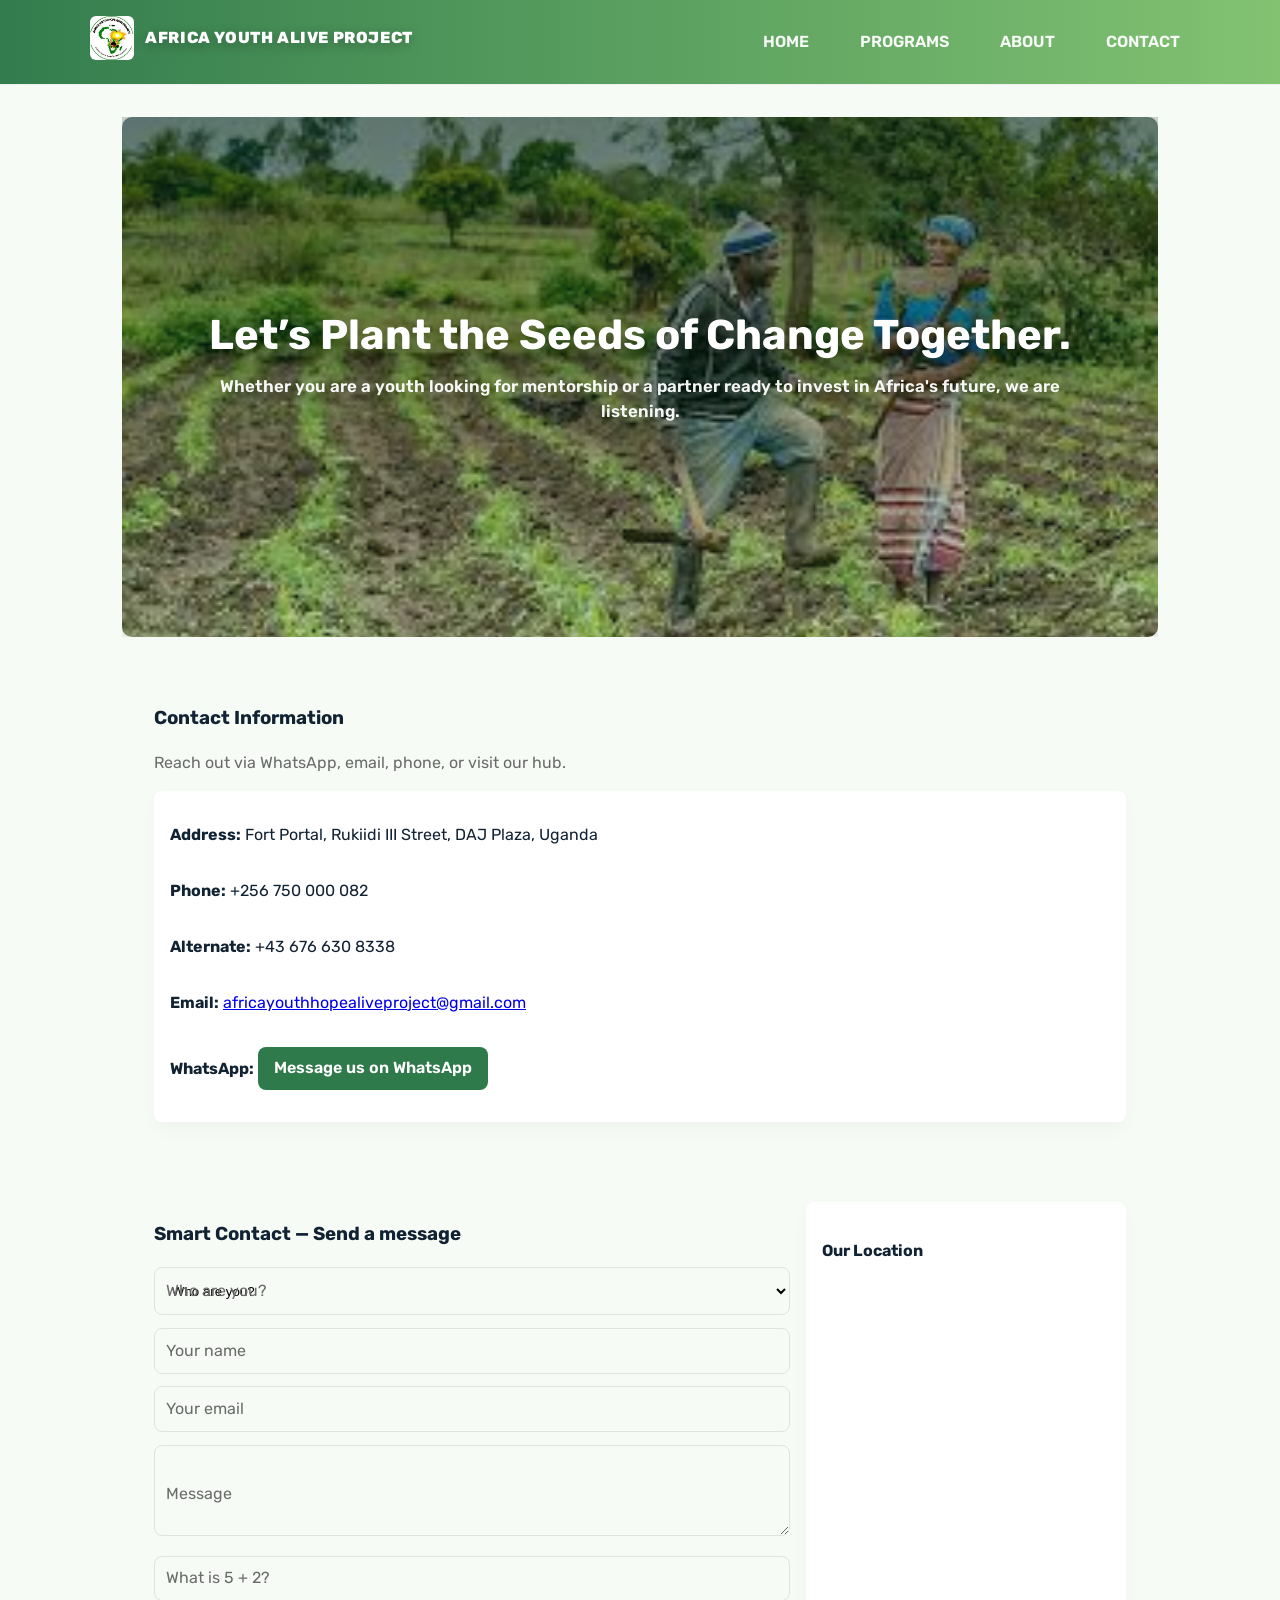
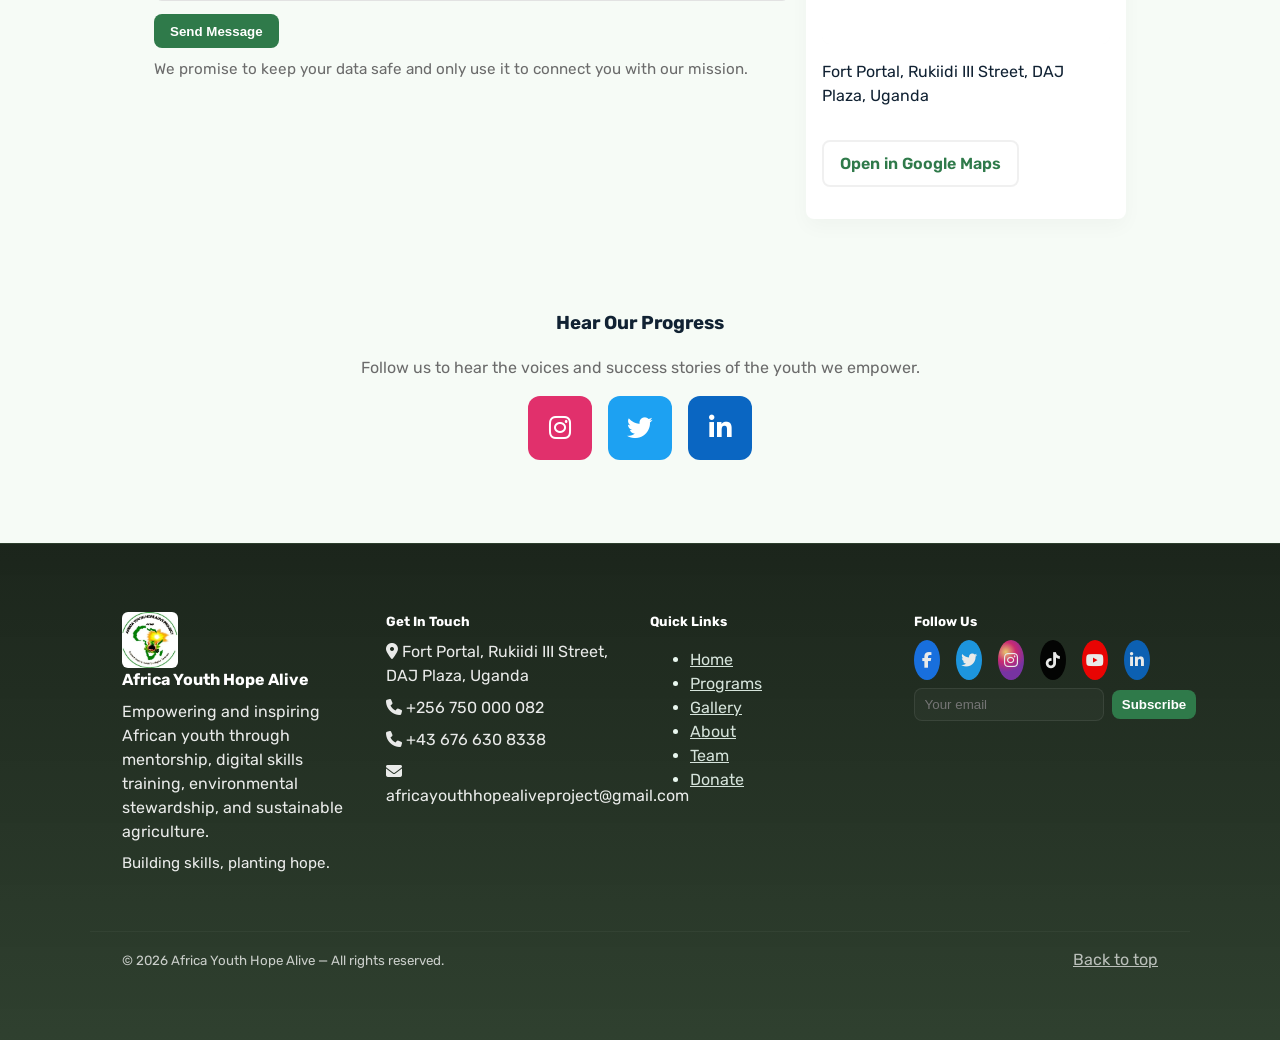
<file: contact.html>
<!doctype html>
<html lang="en">
<head>
  <meta charset="utf-8" />
  <meta name="viewport" content="width=device-width, initial-scale=1" />
  <title>Contact — AFRICA YOUTH ALIVE PROJECT</title>
  <link rel="stylesheet" href="https://cdnjs.cloudflare.com/ajax/libs/font-awesome/6.4.0/css/all.min.css" integrity="sha512-p6O3sX6Y7GQv+gWQk5xK1+6p3Y6G1G1K1J6D1p1x1G1K1J6D1p1x1G1K1J6D1p1x1" crossorigin="anonymous" referrerpolicy="no-referrer" />
  <link href="https://fonts.googleapis.com/css2?family=Inter:wght@300;400;600;700&display=swap" rel="stylesheet">
  <link rel="stylesheet" href="css/sopot.css">
  <link rel="stylesheet" href="css/styles.css">
</head>
<body>
  <header class="site-header">
    <div class="container header-inner">
      <h1 class="logo"><a href="index.html" class="brand"><img src="assets/images/d1XpYEew_400x400.jpg" alt="Africa Youth Alive Project logo" class="site-logo"/><span class="site-title">AFRICA YOUTH ALIVE PROJECT</span></a></h1>
      <button class="nav-toggle" aria-label="Toggle navigation">☰</button>
      <nav class="main-nav">
        <a href="index.html">Home</a>
        <a href="programs.html">Programs</a>
        <a href="about.html">About</a>
        <a href="contact.html">Contact</a>
      </nav>
    </div>
  </header>

  <main class="container">
    <section class="hero contact-hero" style="background-image:linear-gradient(180deg, rgba(11,59,32,0.46), rgba(47,122,74,0.18)), url('assets/images/images-5.jpg'); background-size:cover; background-position:center;">
      <div class="hero-inner container">
        <div class="hero-overlay">
          <h1>Let’s Plant the Seeds of Change Together.</h1>
          <p class="lead">Whether you are a youth looking for mentorship or a partner ready to invest in Africa's future, we are listening.</p>
        </div>
      </div>
    </section>

    <section class="contact-info container">
      <h3>Contact Information</h3>
      <p class="lead">Reach out via WhatsApp, email, phone, or visit our hub.</p>
      <div class="card contact-details">
        <p><strong>Address:</strong> Fort Portal, Rukiidi III Street, DAJ Plaza, Uganda</p>
        <p><strong>Phone:</strong> +256 750 000 082</p>
        <p><strong>Alternate:</strong> +43 676 630 8338</p>
        <p><strong>Email:</strong> <a href="mailto:africayouthhopealiveproject@gmail.com">africayouthhopealiveproject@gmail.com</a></p>
        <p><strong>WhatsApp:</strong> <a class="btn" href="https://wa.me/256750000082" target="_blank" rel="noopener">Message us on WhatsApp</a></p>
      </div>
    </section>

    <section class="contact-grid container">
      <div class="col contact-main">
        <section class="smart-contact">
          <h3>Smart Contact — Send a message</h3>
          <form id="smart-contact-form" class="smart-form" action="#" method="POST">
            <label class="floating">
              <select id="who" name="who" required>
                <option value="">Who are you?</option>
                <option value="youth">I am a Youth (Mentorship/Digi Girls)</option>
                <option value="partner">I am a Potential Partner/Donor</option>
                <option value="other">Other</option>
              </select>
              <span>Who are you?</span>
            </label>

            <div id="youth-fields" class="conditional-group" aria-hidden="true">
              <label class="floating"><input type="number" name="age" min="10" max="100" /><span>Age</span></label>
              <label class="floating"><input type="text" name="location" /><span>Location (City / District)</span></label>
            </div>

            <div id="partner-fields" class="conditional-group" aria-hidden="true">
              <label class="floating"><input type="text" name="organization" /><span>Organization name</span></label>
              <label class="floating"><input type="text" name="interest_area" /><span>Interest area</span></label>
            </div>

            <label class="floating"><input type="text" name="name" required /><span>Your name</span></label>
            <label class="floating"><input type="email" name="email" required /><span>Your email</span></label>
            <label class="floating"><textarea name="message" rows="4"></textarea><span>Message</span></label>

            <div class="anti-spam">
              <label class="floating"><input id="math-answer" name="math" required /><span class="math-question">What is 5 + 2?</span></label>
            </div>

            <button class="btn" type="submit">Send Message</button>
            <p class="privacy-promise">We promise to keep your data safe and only use it to connect you with our mission.</p>
          </form>
        </section>
      </div>

      <aside class="col contact-side">
        <section id="contact-map" class="card contact-map">
          <h4>Our Location</h4>
          <div class="map-illustration" aria-hidden="false">
            <iframe class="map-embed" loading="lazy" referrerpolicy="no-referrer-when-downgrade" src="https://www.google.com/maps?q=Rukiidi+III+Street+DAJ+Plaza+Fort+Portal+Uganda&output=embed" title="Interactive map showing DAJ Plaza, Fort Portal"></iframe>
            <noscript>
              <p><a href="https://www.google.com/maps/search/?api=1&query=Rukiidi+III+Street+DAJ+Plaza+Fort+Portal+Uganda" target="_blank" rel="noopener">Open map in Google Maps</a></p>
            </noscript>
          </div>
          <p class="small">Fort Portal, Rukiidi III Street, DAJ Plaza, Uganda</p>
          <p><a id="open-google-maps" class="btn outline" href="https://www.google.com/maps/search/?api=1&query=Rukiidi+III+Street+DAJ+Plaza+Fort+Portal+Uganda" target="_blank" rel="noopener">Open in Google Maps</a></p>
        </section>
      </aside>

    </section>

    <section class="social-voices container">
      <h3>Hear Our Progress</h3>
      <p class="lead">Follow us to hear the voices and success stories of the youth we empower.</p>
      <div class="social-large">
        <a class="social-ig" href="https://www.instagram.com/ayhap_?igsh=bnV0dGRpdm4wZXp0&utm_source=qr" target="_blank" rel="noopener" aria-label="Instagram"><i class="fab fa-instagram"></i></a>
        <a class="social-x" href="https://x.com/ayhap_?s=21" target="_blank" rel="noopener" aria-label="X/Twitter"><i class="fab fa-twitter"></i></a>
        <a class="social-li" href="https://linkedin.com/company/africayouth" target="_blank" rel="noopener" aria-label="LinkedIn"><i class="fab fa-linkedin-in"></i></a>
      </div>
    </section>
  </main>
  </main>
  <footer id="site-footer" class="site-footer">
    <div class="container footer-inner">
      <div class="col footer-about">
        <div class="footer-logo"><img src="assets/images/d1XpYEew_400x400.jpg" alt="Africa Youth Alive Project logo" class="site-logo"/></div>
        <h4>Africa Youth Hope Alive</h4>
        <p>Empowering and inspiring African youth through mentorship, digital skills training, environmental stewardship, and sustainable agriculture.</p>
        <p class="note">Building skills, planting hope.</p>
      </div>
      <div class="col footer-contact">
        <h5>Get In Touch</h5>
        <p><i class="fas fa-map-marker-alt"></i> Fort Portal, Rukiidi III Street, DAJ Plaza, Uganda</p>
        <p><i class="fas fa-phone"></i> +256 750 000 082</p>
        <p><i class="fas fa-phone"></i> +43 676 630 8338</p>
        <p><i class="fas fa-envelope"></i> africayouthhopealiveproject@gmail.com</p>
      </div>
      <div class="col footer-links">
        <h5>Quick Links</h5>
        <ul>
          <li><a href="index.html">Home</a></li>
          <li><a href="programs.html">Programs</a></li>
          <li><a href="gallery.html">Gallery</a></li>
          <li><a href="about.html">About</a></li>
          <li><a href="about.html#team">Team</a></li>
          <li><a href="donate.html">Donate</a></li>
        </ul>
      </div>
      <div class="col footer-follow">
        <h5>Follow Us</h5>
        <div class="social-icons">
          <a href="https://facebook.com/africayouthhopealive" aria-label="Facebook" target="_blank" rel="noopener"><i class="fab fa-facebook-f"></i></a>
          <a href="https://x.com/ayhap_?s=21" aria-label="Twitter" target="_blank" rel="noopener"><i class="fab fa-twitter"></i></a>
          <a href="https://www.instagram.com/ayhap_?igsh=bnV0dGRpdm4wZXp0&utm_source=qr" aria-label="Instagram" target="_blank" rel="noopener"><i class="fab fa-instagram"></i></a>
          <a href="https://www.tiktok.com/@africayouthhopealive_p?_r=1&_t=ZS-95q6ANTPNnp" aria-label="TikTok" target="_blank" rel="noopener"><i class="fab fa-tiktok"></i></a>
          <a href="https://youtube.com/africayouth" aria-label="YouTube" target="_blank" rel="noopener"><i class="fab fa-youtube"></i></a>
          <a href="https://linkedin.com/company/africayouth" aria-label="LinkedIn" target="_blank" rel="noopener"><i class="fab fa-linkedin-in"></i></a>
        </div>
        <form class="newsletter-form" data-formspree="YOUR_FORM_ID" action="#" method="POST">
          <label for="footer-news-email-c" class="sr-only">Email</label>
          <input id="footer-news-email-c" name="email" type="email" placeholder="Your email" required />
          <button class="btn" type="submit">Subscribe</button>
        </form>
      </div>
    </div>
    <div class="container footer-bottom">
      <div class="row">
        <div class="col"><small>© 2026 Africa Youth Hope Alive — All rights reserved.</small></div>
        <div class="col" style="text-align:right"><a href="#top">Back to top</a></div>
      </div>
    </div>
  </footer>

  <div class="modal" aria-hidden="true">
    <div class="modal-content">
      <div class="modal-header"><button class="modal-close btn">Close</button></div>
      <div class="modal-body"></div>
    </div>
  </div>

  <script src="js/main.js" defer></script>
</body>
</html>
</file>
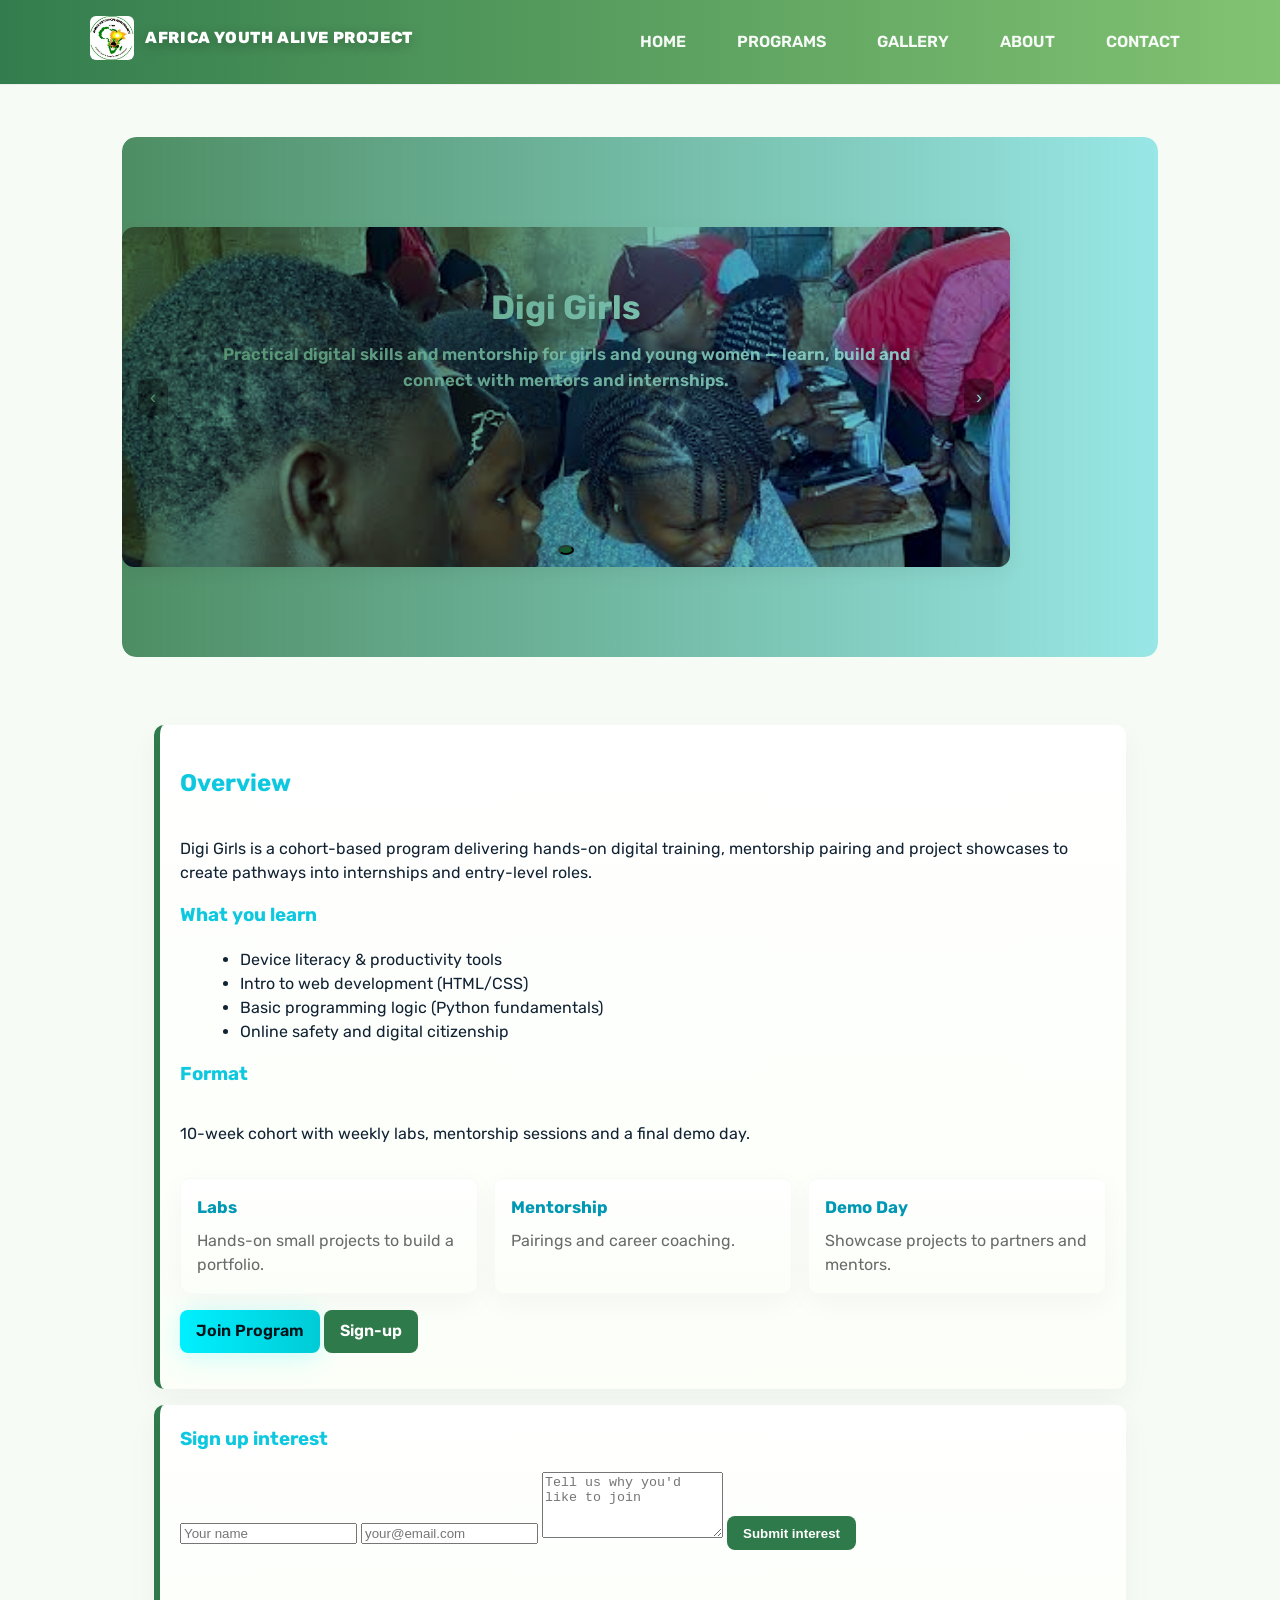
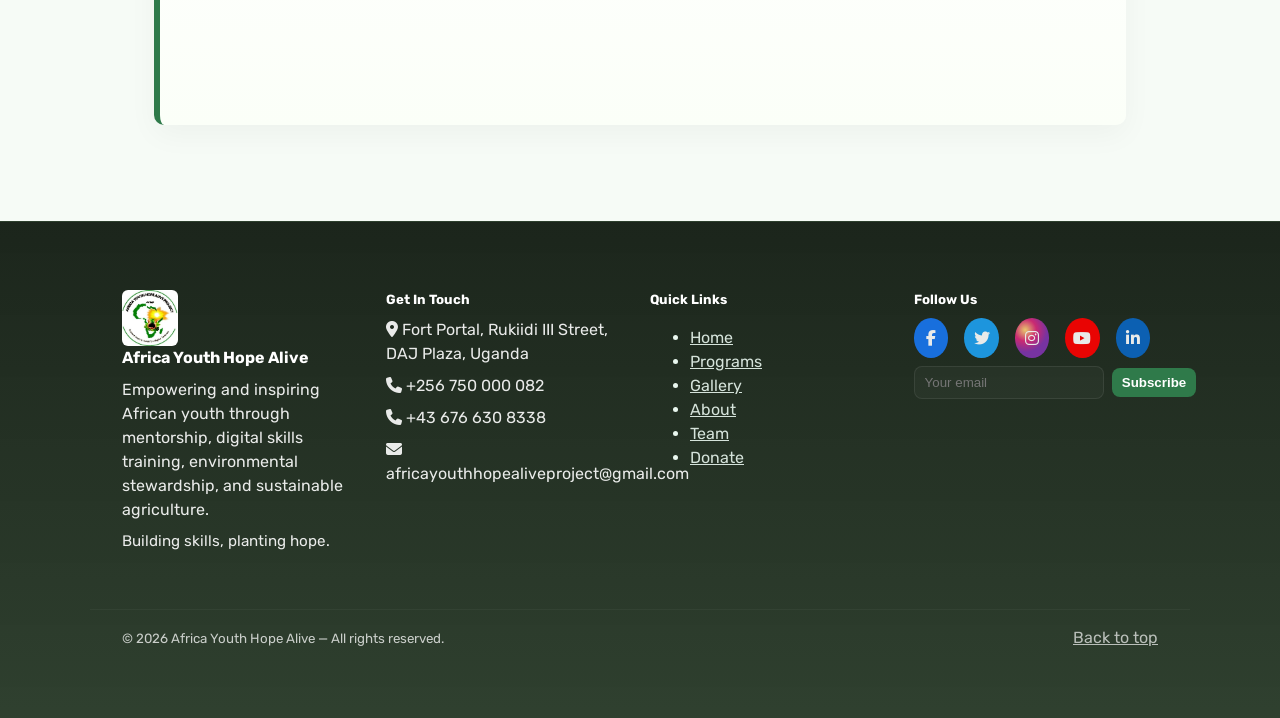
<file: digi-girls.html>
<!doctype html>
<html lang="en">
<head>
  <meta charset="utf-8" />
  <meta name="viewport" content="width=device-width, initial-scale=1" />
  <title>Digi Girls — AFRICA YOUTH ALIVE PROJECT</title>
  <link href="https://fonts.googleapis.com/css2?family=Inter:wght@300;400;600;700&display=swap" rel="stylesheet">
  <link rel="stylesheet" href="css/sopot.css">
  <link rel="stylesheet" href="css/styles.css">
</head>
<body class="digi-girls">
  <header class="site-header">
    <div class="container header-inner">
      <h1 class="logo"><a href="index.html" class="brand"><img src="assets/images/d1XpYEew_400x400.jpg" alt="Africa Youth Alive Project logo" class="site-logo"/><span class="site-title">AFRICA YOUTH ALIVE PROJECT</span></a></h1>
      <button class="nav-toggle" aria-label="Toggle navigation">☰</button>
      <nav class="main-nav">
        <a href="index.html">Home</a>
        <a href="programs.html">Programs</a>
        <a href="gallery.html">Gallery</a>
        <a href="about.html">About</a>
        
        <a href="contact.html">Contact</a>
      </nav>
    </div>
  </header>

  <main class="container">
    <section class="hero container programs-hero">
      <div class="hero-slider">
        <div class="hero-slide" style="background-image:url('assets/images/digi-girls/WhatsApp%20Image%202026-04-26%20at%2010.16.02.jpeg')">
          <div class="hero-overlay"><h1>Digi Girls</h1><p class="lead">Practical digital skills and mentorship for girls and young women — learn, build and connect with mentors and internships.</p></div>
        </div>
        <div class="hero-controls"><button class="hero-prev" aria-label="Previous">‹</button><button class="hero-next" aria-label="Next">›</button></div>
        <div class="hero-dots"></div>
      </div>
    </section>

    <section class="program-detail container">
      <article class="card">
        <h2>Overview</h2>
        <p>Digi Girls is a cohort-based program delivering hands-on digital training, mentorship pairing and project showcases to create pathways into internships and entry-level roles.</p>
        <h3>What you learn</h3>
        <ul>
          <li>Device literacy & productivity tools</li>
          <li>Intro to web development (HTML/CSS)</li>
          <li>Basic programming logic (Python fundamentals)</li>
          <li>Online safety and digital citizenship</li>
        </ul>
        <h3>Format</h3>
        <p>10-week cohort with weekly labs, mentorship sessions and a final demo day.</p>
        <div class="action-cards">
          <div class="action-card"><h4>Labs</h4><p>Hands-on small projects to build a portfolio.</p></div>
          <div class="action-card"><h4>Mentorship</h4><p>Pairings and career coaching.</p></div>
          <div class="action-card"><h4>Demo Day</h4><p>Showcase projects to partners and mentors.</p></div>
        </div>
        <p style="margin-top:1rem"><a class="btn glow" href="mailto:africayouthhopealiveproject@gmail.com?subject=Join%20Digi%20Girls">Join Program</a> <a class="btn" href="digi-girls.html#signup">Sign-up</a></p>
      </article>

      <section id="signup" class="card" style="margin-top:1rem">
        <h3>Sign up interest</h3>
        <form class="signup-form" action="#" method="POST">
          <label class="sr-only" for="name">Name</label>
          <input id="name" name="name" type="text" placeholder="Your name" required />
          <label class="sr-only" for="email">Email</label>
          <input id="email" name="email" type="email" placeholder="your@email.com" required />
          <label class="sr-only" for="message">Message</label>
          <textarea id="message" name="message" placeholder="Tell us why you'd like to join" rows="4"></textarea>
          <button class="btn" type="submit" style="margin-top:.6rem">Submit interest</button>
        </form>
      </section>
    </section>
  </main>

  <footer id="site-footer" class="site-footer">
    <div class="container footer-inner">
      <div class="col footer-about">
        <div class="footer-logo"><img src="assets/images/d1XpYEew_400x400.jpg" alt="Africa Youth Alive Project logo" class="site-logo"/></div>
        <h4>Africa Youth Hope Alive</h4>
        <p>Empowering and inspiring African youth through mentorship, digital skills training, environmental stewardship, and sustainable agriculture.</p>
        <p class="note">Building skills, planting hope.</p>
      </div>
      <div class="col footer-contact">
        <h5>Get In Touch</h5>
        <p><i class="fas fa-map-marker-alt"></i> Fort Portal, Rukiidi III Street, DAJ Plaza, Uganda</p>
        <p><i class="fas fa-phone"></i> +256 750 000 082</p>
        <p><i class="fas fa-phone"></i> +43 676 630 8338</p>
        <p><i class="fas fa-envelope"></i> africayouthhopealiveproject@gmail.com</p>
      </div>
      <div class="col footer-links">
        <h5>Quick Links</h5>
        <ul>
          <li><a href="index.html">Home</a></li>
          <li><a href="programs.html">Programs</a></li>
          <li><a href="gallery.html">Gallery</a></li>
          <li><a href="about.html">About</a></li>
          <li><a href="about.html#team">Team</a></li>
          <li><a href="donate.html">Donate</a></li>
        </ul>
      </div>
      <div class="col footer-follow">
        <h5>Follow Us</h5>
        <div class="social-icons">
          <a href="#" aria-label="Facebook"><i class="fab fa-facebook-f"></i></a>
          <a href="#" aria-label="Twitter"><i class="fab fa-twitter"></i></a>
          <a href="#" aria-label="Instagram"><i class="fab fa-instagram"></i></a>
          <a href="#" aria-label="YouTube"><i class="fab fa-youtube"></i></a>
          <a href="#" aria-label="LinkedIn"><i class="fab fa-linkedin-in"></i></a>
        </div>
        <form class="newsletter-form" data-formspree="YOUR_FORM_ID" action="#" method="POST">
          <label for="footer-news-email-dg" class="sr-only">Email</label>
          <input id="footer-news-email-dg" name="email" type="email" placeholder="Your email" required />
          <button class="btn" type="submit">Subscribe</button>
        </form>
      </div>
    </div>
    <div class="container footer-bottom">
      <div class="row">
        <div class="col"><small>© 2026 Africa Youth Hope Alive — All rights reserved.</small></div>
        <div class="col" style="text-align:right"><a href="#top">Back to top</a></div>
      </div>
    </div>
  </footer>
  

  <div class="modal" aria-hidden="true">
    <div class="modal-content">
      <div class="modal-header"><button class="modal-close btn">Close</button></div>
      <div class="modal-body"></div>
    </div>
  </div>

  <script src="js/main.js" defer></script>
</body>
</html>
</file>
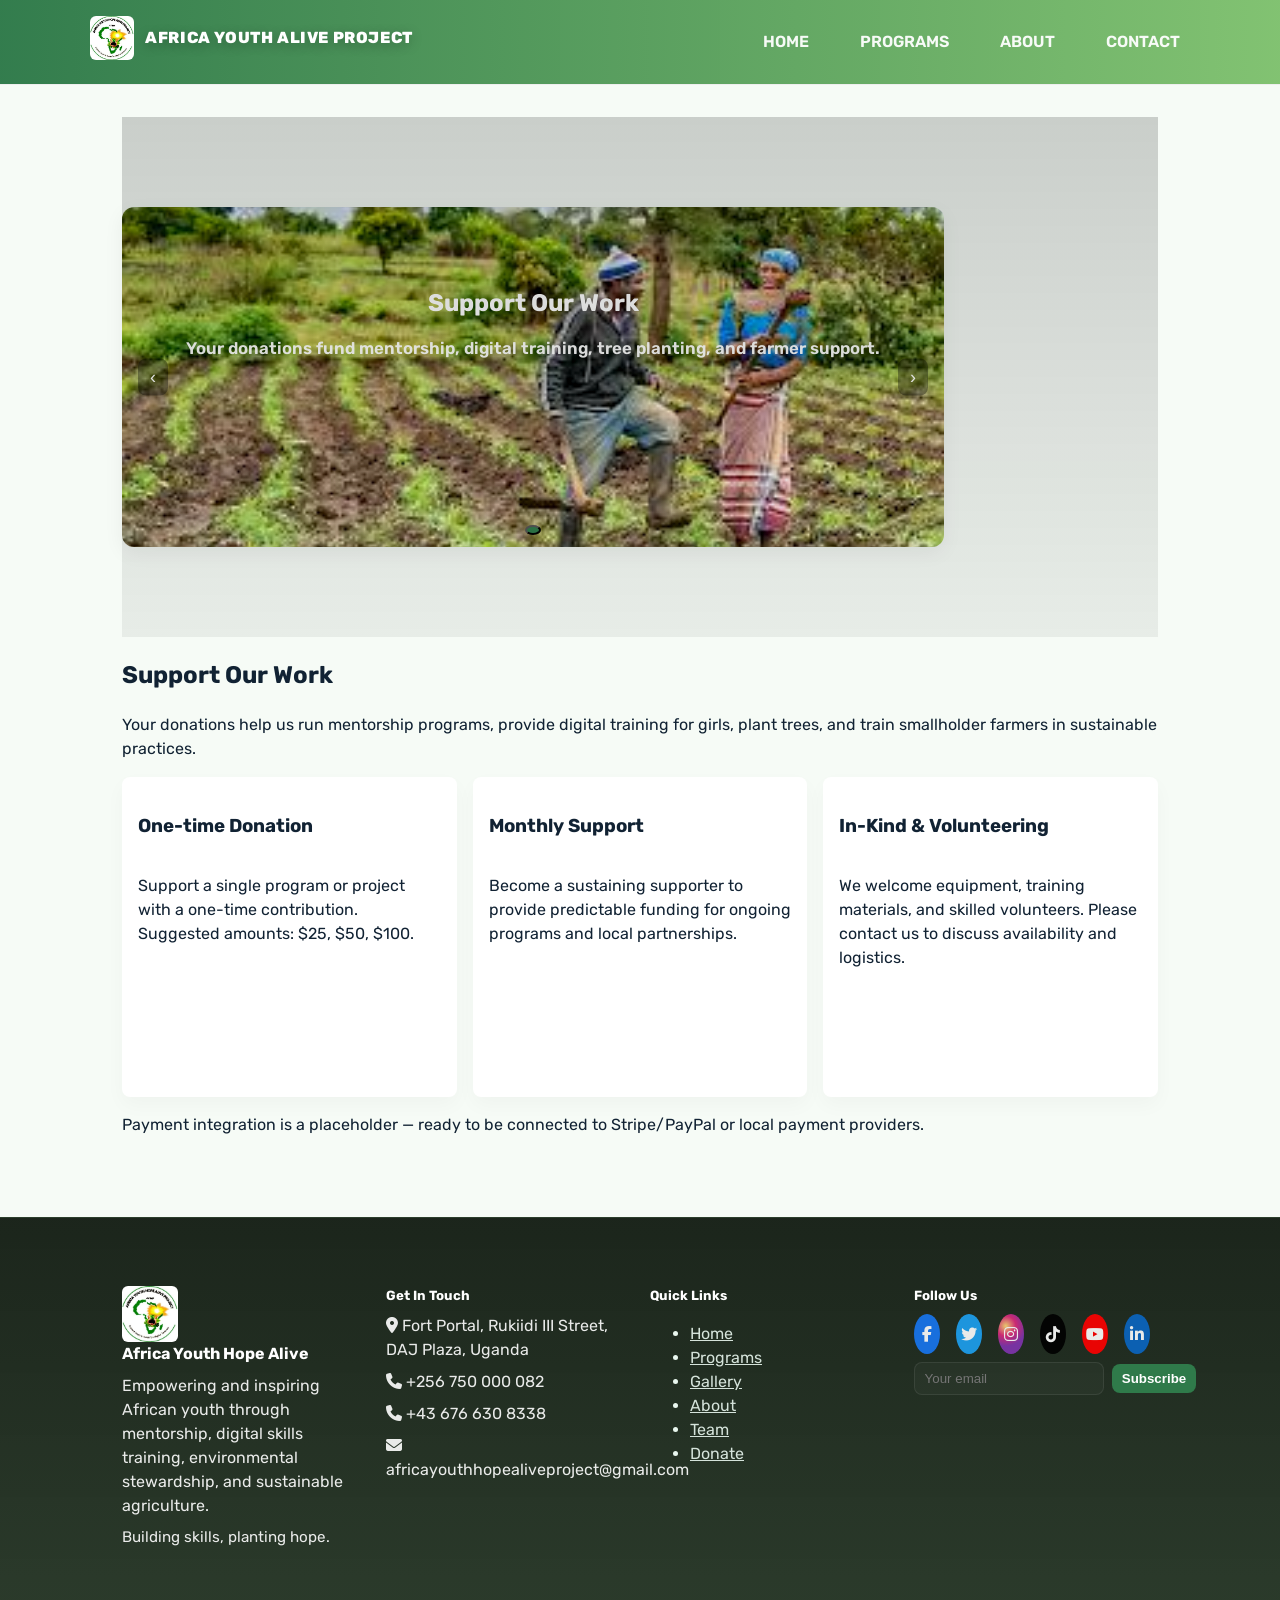
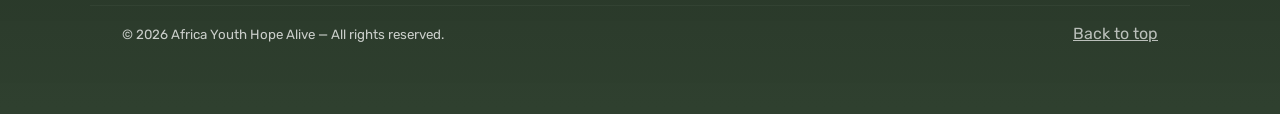
<file: donate.html>
<!doctype html>
<html lang="en">
<head>
  <meta charset="utf-8" />
  <meta name="viewport" content="width=device-width, initial-scale=1" />
  <title>Donate — AFRICA YOUTH ALIVE PROJECT</title>
  <link rel="stylesheet" href="https://cdnjs.cloudflare.com/ajax/libs/font-awesome/6.4.0/css/all.min.css" integrity="sha512-p6O3sX6Y7GQv+gWQk5xK1+6p3Y6G1G1K1J6D1p1x1G1K1J6D1p1x1G1K1J6D1p1x1" crossorigin="anonymous" referrerpolicy="no-referrer" />
  <link href="https://fonts.googleapis.com/css2?family=Inter:wght@300;400;600;700&display=swap" rel="stylesheet">
  <link rel="stylesheet" href="css/sopot.css">
  <link rel="stylesheet" href="css/styles.css">
</head>
<body>
  <header class="site-header">
    <div class="container header-inner">
      <h1 class="logo"><a href="index.html" class="brand"><img src="assets/images/d1XpYEew_400x400.jpg" alt="Africa Youth Alive Project logo" class="site-logo"/><span class="site-title">AFRICA YOUTH ALIVE PROJECT</span></a></h1>
      <button class="nav-toggle" aria-label="Toggle navigation">☰</button>
      <nav class="main-nav">
        <a href="index.html">Home</a>
        <a href="programs.html">Programs</a>
        <a href="about.html">About</a>
        
        <a href="contact.html">Contact</a>
      </nav>
    </div>
  </header>

  <main class="container">
    <section class="hero container">
      <div class="hero-slider">
        <div class="hero-slide" style="background-image:url('assets/images/images-5.jpg')">
          <div class="hero-overlay"><h2>Support Our Work</h2><p class="lead">Your donations fund mentorship, digital training, tree planting, and farmer support.</p></div>
        </div>
        <div class="hero-controls"><button class="hero-prev">‹</button><button class="hero-next">›</button></div>
        <div class="hero-dots"></div>
      </div>
    </section>
    <div class="row">
      <div class="col">
        <h2>Support Our Work</h2>
        <p>Your donations help us run mentorship programs, provide digital training for girls, plant trees, and train smallholder farmers in sustainable practices.</p>

        <section class="donation-options">
          <div class="row">
            <div class="col"><div class="card"><h3>One-time Donation</h3><p>Support a single program or project with a one-time contribution. Suggested amounts: $25, $50, $100.</p></div></div>
            <div class="col"><div class="card"><h3>Monthly Support</h3><p>Become a sustaining supporter to provide predictable funding for ongoing programs and local partnerships.</p></div></div>
            <div class="col"><div class="card"><h3>In-Kind & Volunteering</h3><p>We welcome equipment, training materials, and skilled volunteers. Please contact us to discuss availability and logistics.</p></div></div>
          </div>
        </section>

        <p>Payment integration is a placeholder — ready to be connected to Stripe/PayPal or local payment providers.</p>
      </div>
    </div>
  </main>
  <footer id="site-footer" class="site-footer">
    <div class="container footer-inner">
      <div class="col footer-about">
        <div class="footer-logo"><img src="assets/images/d1XpYEew_400x400.jpg" alt="Africa Youth Alive Project logo" class="site-logo"/></div>
        <h4>Africa Youth Hope Alive</h4>
        <p>Empowering and inspiring African youth through mentorship, digital skills training, environmental stewardship, and sustainable agriculture.</p>
        <p class="note">Building skills, planting hope.</p>
      </div>
      <div class="col footer-contact">
        <h5>Get In Touch</h5>
        <p><i class="fas fa-map-marker-alt"></i> Fort Portal, Rukiidi III Street, DAJ Plaza, Uganda</p>
        <p><i class="fas fa-phone"></i> +256 750 000 082</p>
        <p><i class="fas fa-phone"></i> +43 676 630 8338</p>
        <p><i class="fas fa-envelope"></i> africayouthhopealiveproject@gmail.com</p>
      </div>
      <div class="col footer-links">
        <h5>Quick Links</h5>
        <ul>
          <li><a href="index.html">Home</a></li>
          <li><a href="programs.html">Programs</a></li>
          <li><a href="gallery.html">Gallery</a></li>
          <li><a href="about.html">About</a></li>
          <li><a href="about.html#team">Team</a></li>
          <li><a href="donate.html">Donate</a></li>
        </ul>
      </div>
      <div class="col footer-follow">
        <h5>Follow Us</h5>
        <div class="social-icons">
          <a href="https://facebook.com/africayouthhopealive" aria-label="Facebook" target="_blank" rel="noopener"><i class="fab fa-facebook-f"></i></a>
          <a href="https://x.com/ayhap_?s=21" aria-label="Twitter" target="_blank" rel="noopener"><i class="fab fa-twitter"></i></a>
          <a href="https://www.instagram.com/ayhap_?igsh=bnV0dGRpdm4wZXp0&utm_source=qr" aria-label="Instagram" target="_blank" rel="noopener"><i class="fab fa-instagram"></i></a>
          <a href="https://www.tiktok.com/@africayouthhopealive_p?_r=1&_t=ZS-95q6ANTPNnp" aria-label="TikTok" target="_blank" rel="noopener"><i class="fab fa-tiktok"></i></a>
          <a href="https://youtube.com/africayouth" aria-label="YouTube" target="_blank" rel="noopener"><i class="fab fa-youtube"></i></a>
          <a href="https://linkedin.com/company/africayouth" aria-label="LinkedIn" target="_blank" rel="noopener"><i class="fab fa-linkedin-in"></i></a>
        </div>
        <form class="newsletter-form" data-formspree="YOUR_FORM_ID" action="#" method="POST">
          <label for="footer-news-email-d" class="sr-only">Email</label>
          <input id="footer-news-email-d" name="email" type="email" placeholder="Your email" required />
          <button class="btn" type="submit">Subscribe</button>
        </form>
      </div>
    </div>
    <div class="container footer-bottom">
      <div class="row">
        <div class="col"><small>© 2026 Africa Youth Hope Alive — All rights reserved.</small></div>
        <div class="col" style="text-align:right"><a href="#top">Back to top</a></div>
      </div>
    </div>
  </footer>

  <div class="modal" aria-hidden="true">
    <div class="modal-content">
      <div class="modal-header"><button class="modal-close btn">Close</button></div>
      <div class="modal-body"></div>
    </div>
  </div>

  <script src="js/main.js" defer></script>
</body>
</html>
</file>
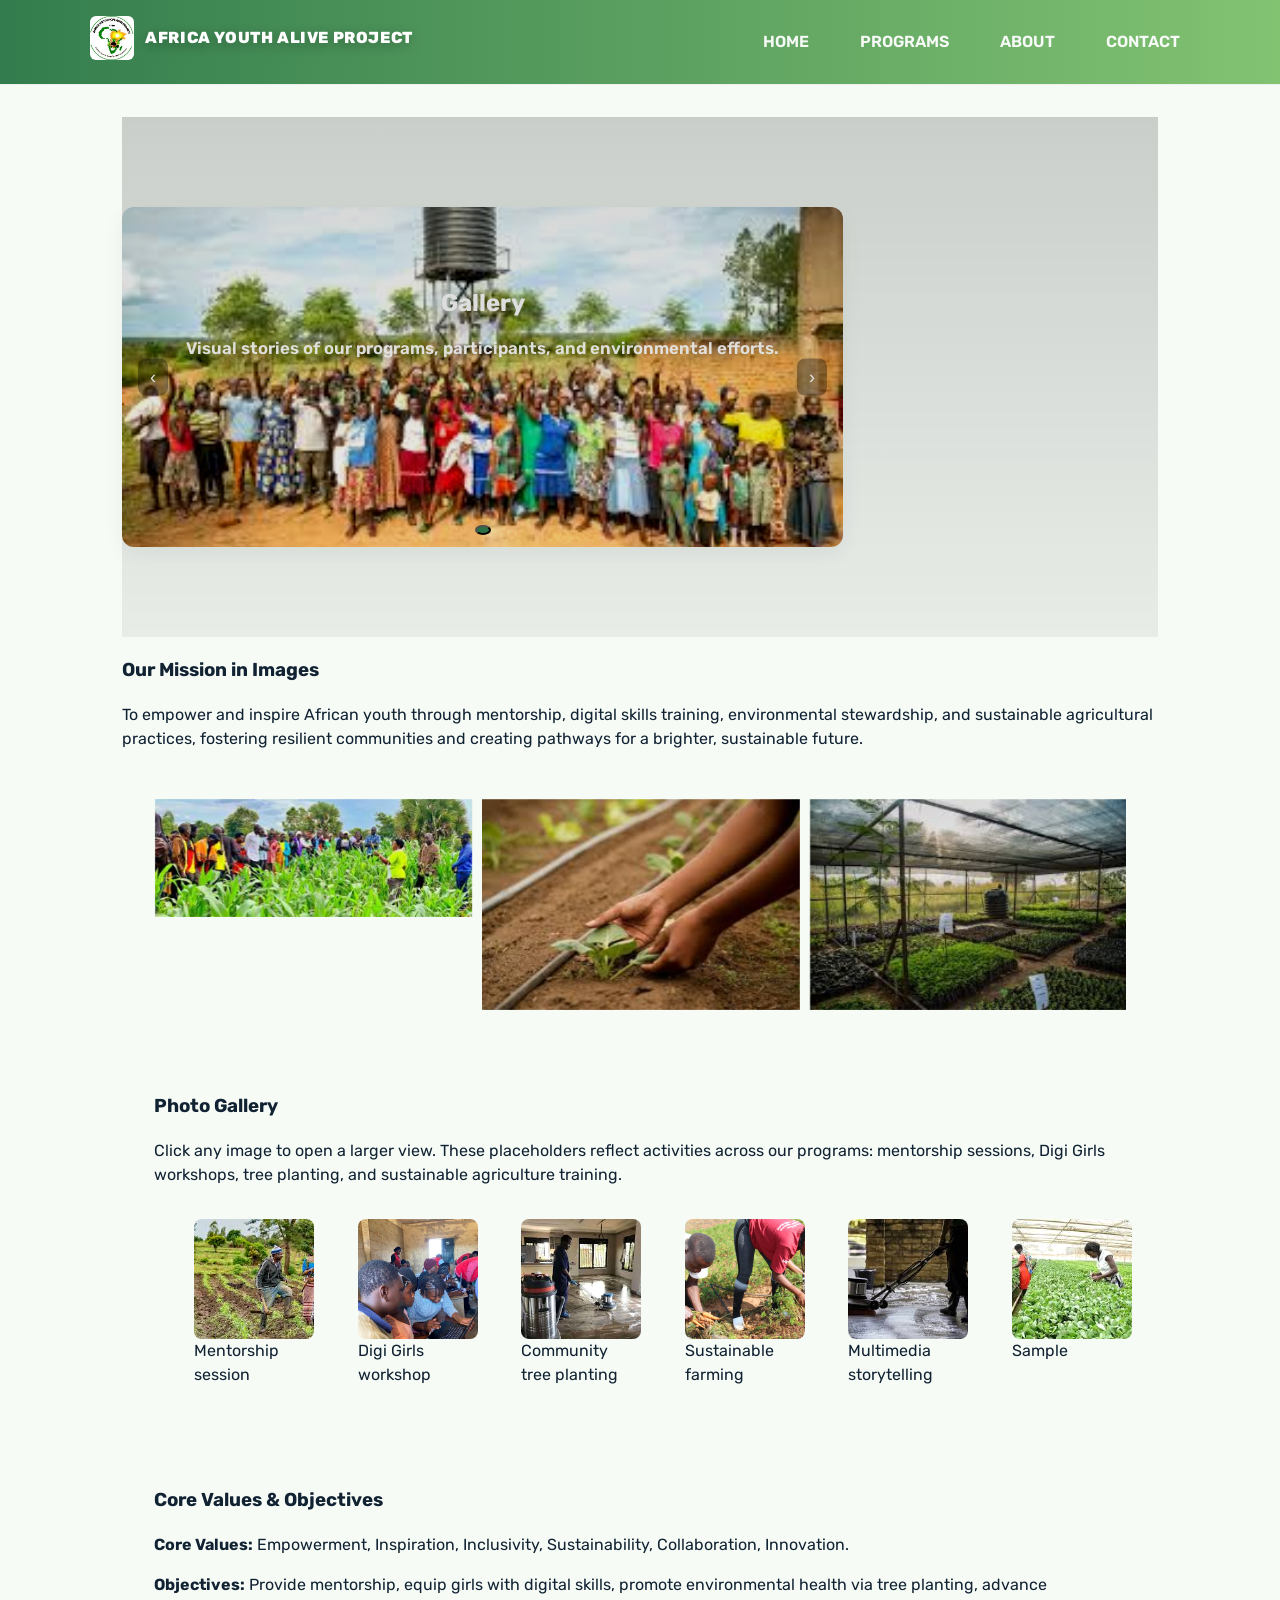
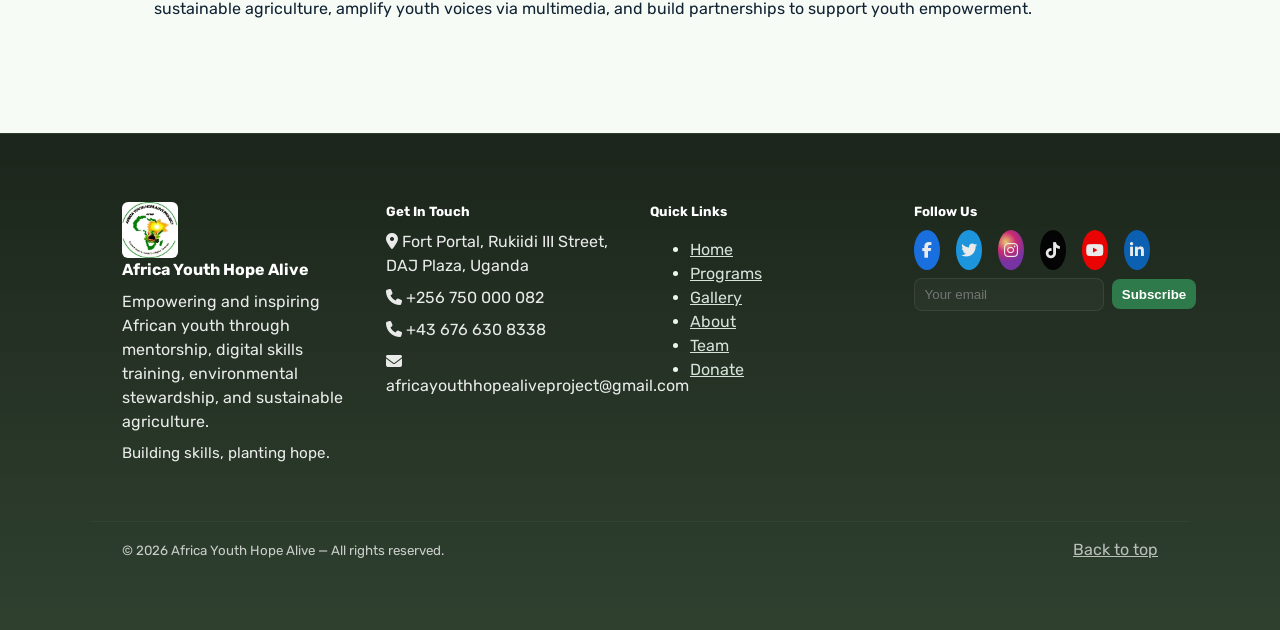
<file: gallery.html>
<!doctype html>
<html lang="en">
<head>
  <meta charset="utf-8" />
  <meta name="viewport" content="width=device-width, initial-scale=1" />
  <title>Gallery — AFRICA YOUTH ALIVE PROJECT</title>
  <link rel="stylesheet" href="https://cdnjs.cloudflare.com/ajax/libs/font-awesome/6.4.0/css/all.min.css" crossorigin="anonymous" referrerpolicy="no-referrer" />
  <link href="https://fonts.googleapis.com/css2?family=Inter:wght@300;400;600;700&display=swap" rel="stylesheet">
  <link rel="stylesheet" href="css/sopot.css">
  <link rel="stylesheet" href="css/styles.css">
</head>
<body>
  <header class="site-header">
    <div class="container header-inner">
      <h1 class="logo"><a href="index.html" class="brand"><img src="assets/images/d1XpYEew_400x400.jpg" alt="Africa Youth Alive Project logo" class="site-logo"/><span class="site-title">AFRICA YOUTH ALIVE PROJECT</span></a></h1>
      <button class="nav-toggle" aria-label="Toggle navigation">☰</button>
      <nav class="main-nav">
          <a href="index.html">Home</a>
          <a href="programs.html">Programs</a>
          <a href="about.html">About</a>
        
          <a href="contact.html">Contact</a>
      </nav>
    </div>
  </header>

  <main class="container">
    <section class="hero container">
      <div class="hero-slider">
        <div class="hero-slide" style="background-image:url('assets/images/images-1.jpg')">
          <div class="hero-overlay"><h2>Gallery</h2><p class="lead">Visual stories of our programs, participants, and environmental efforts.</p></div>
        </div>
        <div class="hero-controls"><button class="hero-prev">‹</button><button class="hero-next">›</button></div>
        <div class="hero-dots"></div>
      </div>
    </section>
  
      <section class="intro">
      <h3>Our Mission in Images</h3>
      <p>To empower and inspire African youth through mentorship, digital skills training, environmental stewardship, and sustainable agricultural practices, fostering resilient communities and creating pathways for a brighter, sustainable future.</p>
    </section>

    <!-- Owl carousel demo: will load jQuery + Owl automatically when present -->
    <section class="container">
      <div class="owl-carousel slide">
        <div><img src="assets/images/images-2.jpg" alt="carousel 1" /></div>
        <div><img src="assets/images/images-3.jpg" alt="carousel 2" /></div>
        <div><img src="assets/images/images-4.jpg" alt="carousel 3" /></div>
      </div>
    </section>

    <section class="gallery-grid slide container">
      <h3>Photo Gallery</h3>
      <p>Click any image to open a larger view. These placeholders reflect activities across our programs: mentorship sessions, Digi Girls workshops, tree planting, and sustainable agriculture training.</p>
      <div class="row gallery">
        <div class="col"><figure><img data-media="assets/images/images-5.jpg" src="assets/images/images-5.jpg" alt="Mentorship session" /><figcaption>Mentorship session</figcaption></figure></div>
        <div class="col"><figure><img data-media="assets/images/digi-girls/WhatsApp%20Image%202026-04-26%20at%2010.16.02.jpeg" src="assets/images/digi-girls/WhatsApp%20Image%202026-04-26%20at%2010.16.02.jpeg" alt="Digi Girls workshop" /><figcaption>Digi Girls workshop</figcaption></figure></div>
        <div class="col"><figure><img data-media="assets/images/images-6.jpg" src="assets/images/images-6.jpg" alt="Community tree planting" /><figcaption>Community tree planting</figcaption></figure></div>
        <div class="col"><figure><img data-media="assets/images/UNDP-UG-Shongaicarrotsharvest-2021.jpg" src="assets/images/UNDP-UG-Shongaicarrotsharvest-2021.jpg" alt="Sustainable farming" /><figcaption>Sustainable farming</figcaption></figure></div>
        <div class="col"><figure><img data-media="assets/images/images-7.jpg" src="assets/images/images-7.jpg" alt="Multimedia storytelling" /><figcaption>Multimedia storytelling</figcaption></figure></div>
        <div class="col"><figure><img data-media="assets/images/download.jpg" src="assets/images/download.jpg" alt="Sample" /><figcaption>Sample</figcaption></figure></div>
      </div>
    </section>

    <section class="mission container slide">
      <h3>Core Values & Objectives</h3>
      <p><strong>Core Values:</strong> Empowerment, Inspiration, Inclusivity, Sustainability, Collaboration, Innovation.</p>
      <p><strong>Objectives:</strong> Provide mentorship, equip girls with digital skills, promote environmental health via tree planting, advance sustainable agriculture, amplify youth voices via multimedia, and build partnerships to support youth empowerment.</p>
    </section>
  </main>

  <footer id="site-footer" class="site-footer">
    <div class="container footer-inner">
      <div class="col footer-about">
        <div class="footer-logo"><img src="assets/images/d1XpYEew_400x400.jpg" alt="Africa Youth Alive Project logo" class="site-logo"/></div>
        <h4>Africa Youth Hope Alive</h4>
        <p>Empowering and inspiring African youth through mentorship, digital skills training, environmental stewardship, and sustainable agriculture.</p>
        <p class="note">Building skills, planting hope.</p>
      </div>
      <div class="col footer-contact">
        <h5>Get In Touch</h5>
        <p><i class="fas fa-map-marker-alt"></i> Fort Portal, Rukiidi III Street, DAJ Plaza, Uganda</p>
        <p><i class="fas fa-phone"></i> +256 750 000 082</p>
        <p><i class="fas fa-phone"></i> +43 676 630 8338</p>
        <p><i class="fas fa-envelope"></i> africayouthhopealiveproject@gmail.com</p>
      </div>
      <div class="col footer-links">
        <h5>Quick Links</h5>
        <ul>
          <li><a href="index.html">Home</a></li>
          <li><a href="programs.html">Programs</a></li>
          <li><a href="gallery.html">Gallery</a></li>
          <li><a href="about.html">About</a></li>
          <li><a href="about.html#team">Team</a></li>
          <li><a href="donate.html">Donate</a></li>
        </ul>
      </div>
      <div class="col footer-follow">
        <h5>Follow Us</h5>
        <div class="social-icons">
          <a href="https://facebook.com/africayouthhopealive" aria-label="Facebook" target="_blank" rel="noopener"><i class="fab fa-facebook-f"></i></a>
          <a href="https://x.com/ayhap_?s=21" aria-label="Twitter" target="_blank" rel="noopener"><i class="fab fa-twitter"></i></a>
          <a href="https://www.instagram.com/ayhap_?igsh=bnV0dGRpdm4wZXp0&utm_source=qr" aria-label="Instagram" target="_blank" rel="noopener"><i class="fab fa-instagram"></i></a>
          <a href="https://www.tiktok.com/@africayouthhopealive_p?_r=1&_t=ZS-95q6ANTPNnp" aria-label="TikTok" target="_blank" rel="noopener"><i class="fab fa-tiktok"></i></a>
          <a href="https://youtube.com/africayouth" aria-label="YouTube" target="_blank" rel="noopener"><i class="fab fa-youtube"></i></a>
          <a href="https://linkedin.com/company/africayouth" aria-label="LinkedIn" target="_blank" rel="noopener"><i class="fab fa-linkedin-in"></i></a>
        </div>
        <form class="newsletter-form" data-formspree="YOUR_FORM_ID" action="#" method="POST">
          <label for="footer-news-email-g" class="sr-only">Email</label>
          <input id="footer-news-email-g" name="email" type="email" placeholder="Your email" required />
          <button class="btn" type="submit">Subscribe</button>
        </form>
      </div>
    </div>
    <div class="container footer-bottom">
      <div class="row">
        <div class="col"><small>© 2026 Africa Youth Hope Alive — All rights reserved.</small></div>
        <div class="col" style="text-align:right"><a href="#top">Back to top</a></div>
      </div>
    </div>
  </footer>

  <div class="modal" aria-hidden="true">
    <div class="modal-content">
      <div class="modal-header"><button class="modal-close btn">Close</button></div>
      <div class="modal-body"></div>
    </div>
  </div>

  <script src="js/main.js" defer></script>
</body>
</html>
</file>
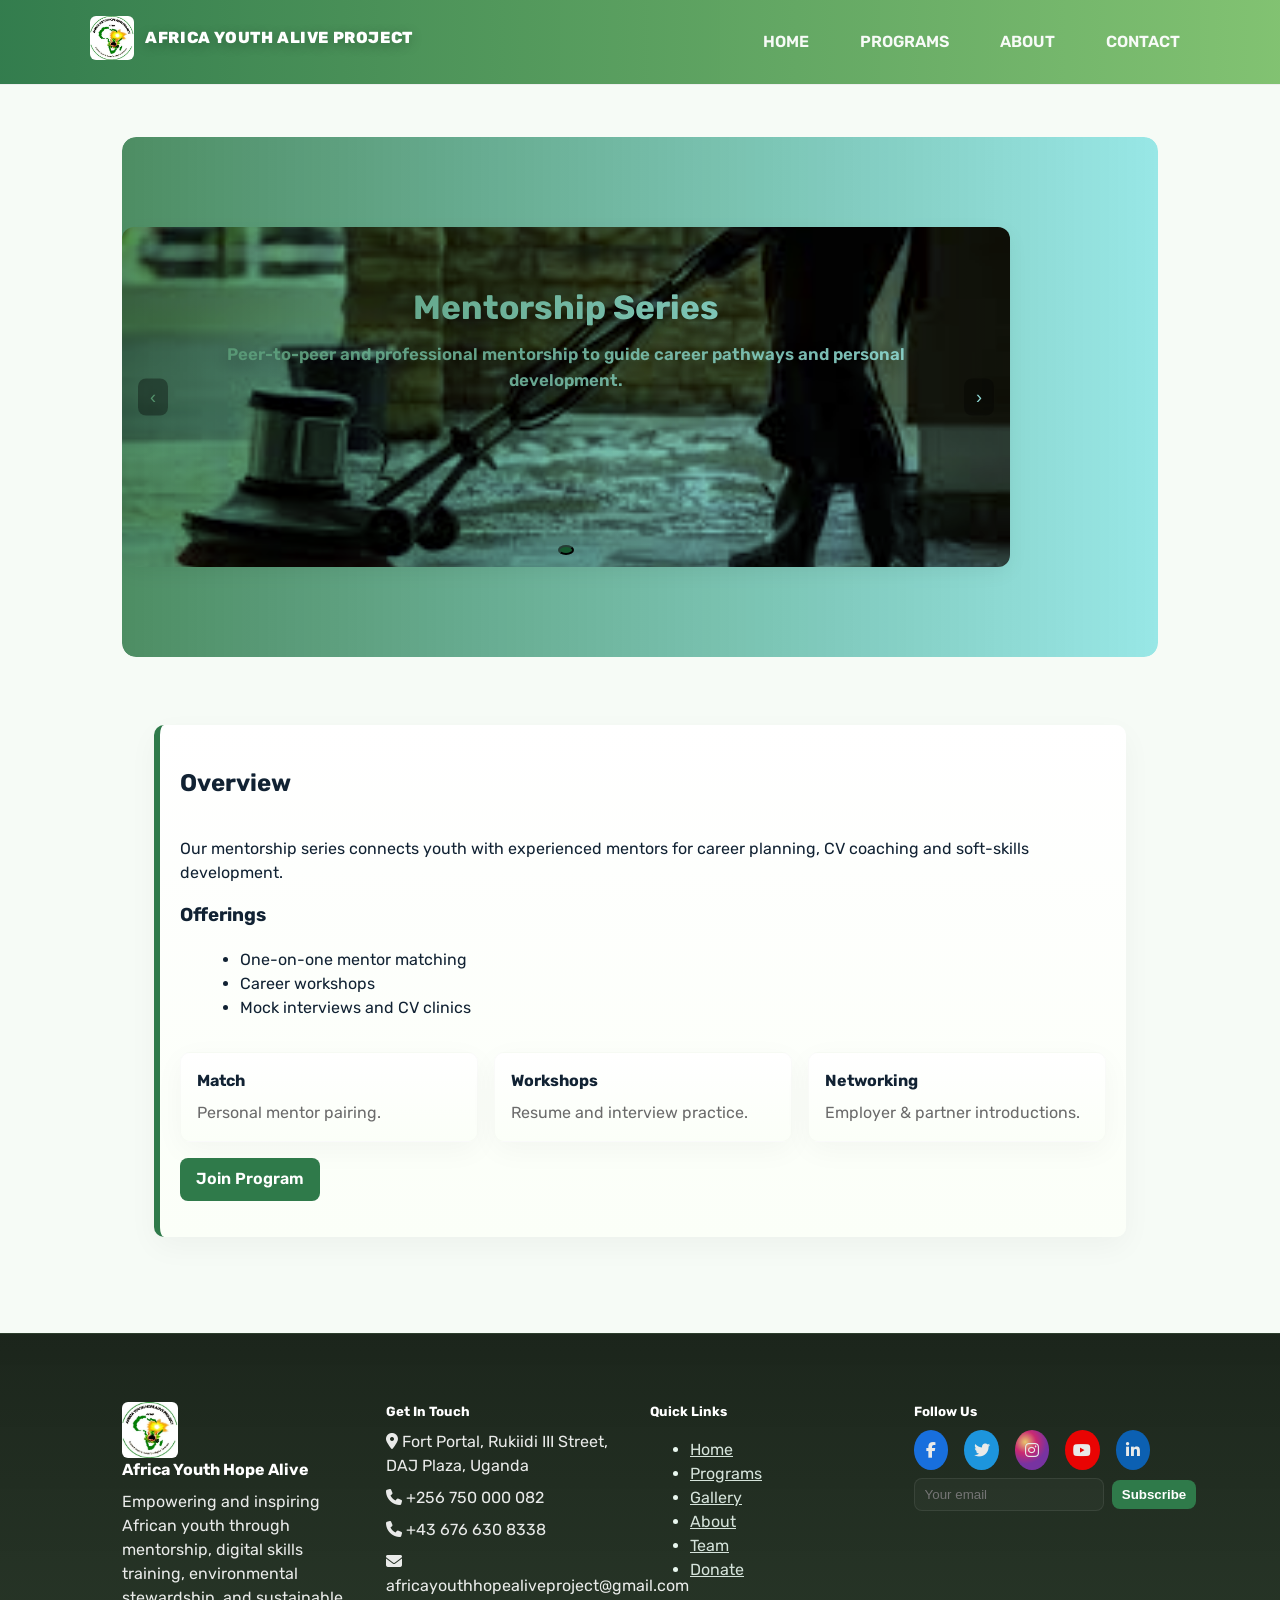
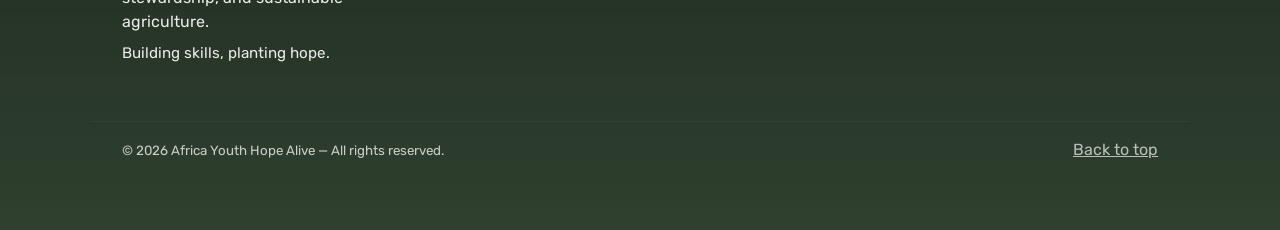
<file: mentorship.html>
<!doctype html>
<html lang="en">
<head>
  <meta charset="utf-8" />
  <meta name="viewport" content="width=device-width, initial-scale=1" />
  <title>Mentorship Series — AFRICA YOUTH ALIVE PROJECT</title>
  <link href="https://fonts.googleapis.com/css2?family=Inter:wght@300;400;600;700&display=swap" rel="stylesheet">
  <link rel="stylesheet" href="css/sopot.css">
  <link rel="stylesheet" href="css/styles.css">
</head>
<body>
  <header class="site-header">
    <div class="container header-inner">
      <h1 class="logo"><a href="index.html" class="brand"><img src="assets/images/d1XpYEew_400x400.jpg" alt="Africa Youth Alive Project logo" class="site-logo"/><span class="site-title">AFRICA YOUTH ALIVE PROJECT</span></a></h1>
      <button class="nav-toggle" aria-label="Toggle navigation">☰</button>
      <nav class="main-nav">
          <a href="index.html">Home</a>
          <a href="programs.html">Programs</a>
          <a href="about.html">About</a>
        
          <a href="contact.html">Contact</a>
      </nav>
    </div>
  </header>
  <main class="container">
    <section class="hero container programs-hero">
      <div class="hero-slider">
        <div class="hero-slide" style="background-image:url('assets/images/images-7.jpg')">
          <div class="hero-overlay"><h1>Mentorship Series</h1><p class="lead">Peer-to-peer and professional mentorship to guide career pathways and personal development.</p></div>
        </div>
        <div class="hero-controls"><button class="hero-prev" aria-label="Previous">‹</button><button class="hero-next" aria-label="Next">›</button></div>
        <div class="hero-dots"></div>
      </div>
    </section>

    <section class="program-detail container">
      <article class="card">
        <h2>Overview</h2>
        <p>Our mentorship series connects youth with experienced mentors for career planning, CV coaching and soft-skills development.</p>
        <h3>Offerings</h3>
        <ul>
          <li>One-on-one mentor matching</li>
          <li>Career workshops</li>
          <li>Mock interviews and CV clinics</li>
        </ul>
        <div class="action-cards">
          <div class="action-card"><h4>Match</h4><p>Personal mentor pairing.</p></div>
          <div class="action-card"><h4>Workshops</h4><p>Resume and interview practice.</p></div>
          <div class="action-card"><h4>Networking</h4><p>Employer & partner introductions.</p></div>
        </div>
        <p style="margin-top:1rem"><a class="btn" href="mailto:africayouthhopealiveproject@gmail.com?subject=Join%20Mentorship%20Series">Join Program</a></p>
      </article>
    </section>
  </main>

  <footer id="site-footer" class="site-footer">
    <div class="container footer-inner">
      <div class="col footer-about">
        <div class="footer-logo"><img src="assets/images/d1XpYEew_400x400.jpg" alt="Africa Youth Alive Project logo" class="site-logo"/></div>
        <h4>Africa Youth Hope Alive</h4>
        <p>Empowering and inspiring African youth through mentorship, digital skills training, environmental stewardship, and sustainable agriculture.</p>
        <p class="note">Building skills, planting hope.</p>
      </div>
      <div class="col footer-contact">
        <h5>Get In Touch</h5>
        <p><i class="fas fa-map-marker-alt"></i> Fort Portal, Rukiidi III Street, DAJ Plaza, Uganda</p>
        <p><i class="fas fa-phone"></i> +256 750 000 082</p>
        <p><i class="fas fa-phone"></i> +43 676 630 8338</p>
        <p><i class="fas fa-envelope"></i> africayouthhopealiveproject@gmail.com</p>
      </div>
      <div class="col footer-links">
        <h5>Quick Links</h5>
        <ul>
          <li><a href="index.html">Home</a></li>
          <li><a href="programs.html">Programs</a></li>
          <li><a href="gallery.html">Gallery</a></li>
          <li><a href="about.html">About</a></li>
          <li><a href="about.html#team">Team</a></li>
          <li><a href="donate.html">Donate</a></li>
        </ul>
      </div>
      <div class="col footer-follow">
        <h5>Follow Us</h5>
        <div class="social-icons">
          <a href="#" aria-label="Facebook"><i class="fab fa-facebook-f"></i></a>
          <a href="#" aria-label="Twitter"><i class="fab fa-twitter"></i></a>
          <a href="#" aria-label="Instagram"><i class="fab fa-instagram"></i></a>
          <a href="#" aria-label="YouTube"><i class="fab fa-youtube"></i></a>
          <a href="#" aria-label="LinkedIn"><i class="fab fa-linkedin-in"></i></a>
        </div>
        <form class="newsletter-form" data-formspree="YOUR_FORM_ID" action="#" method="POST">
          <label for="footer-news-email-m" class="sr-only">Email</label>
          <input id="footer-news-email-m" name="email" type="email" placeholder="Your email" required />
          <button class="btn" type="submit">Subscribe</button>
        </form>
      </div>
    </div>
    <div class="container footer-bottom">
      <div class="row">
        <div class="col"><small>© 2026 Africa Youth Hope Alive — All rights reserved.</small></div>
        <div class="col" style="text-align:right"><a href="#top">Back to top</a></div>
      </div>
    </div>
  </footer>
  

  <div class="modal" aria-hidden="true">
    <div class="modal-content">
      <div class="modal-header"><button class="modal-close btn">Close</button></div>
      <div class="modal-body"></div>
    </div>
  </div>

  <script src="js/main.js" defer></script>
</body>
</html>
</file>
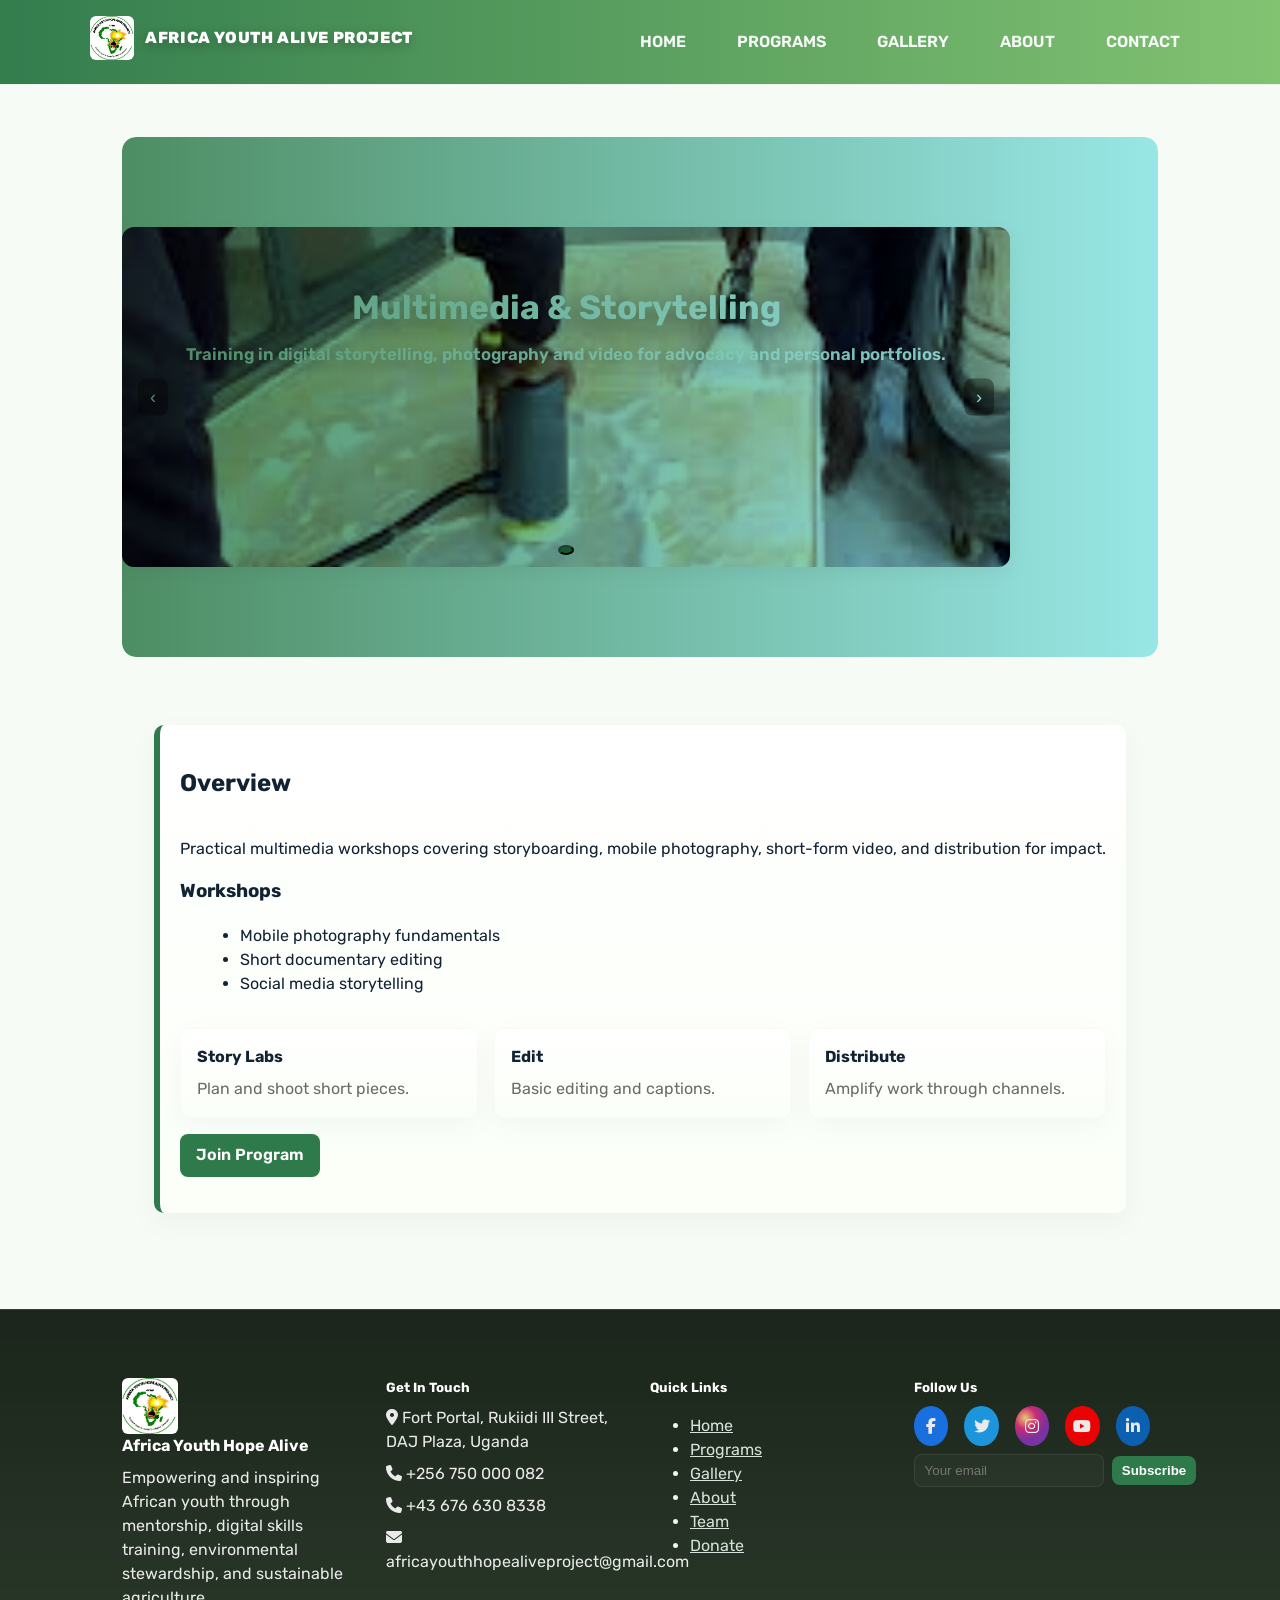
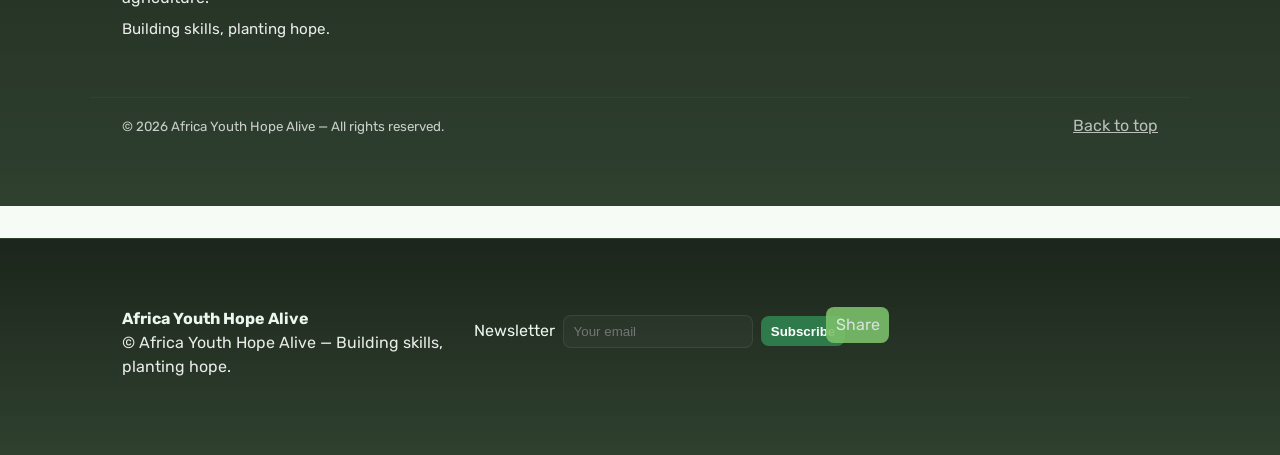
<file: multimedia.html>
<!doctype html>
<html lang="en">
<head>
  <meta charset="utf-8" />
  <meta name="viewport" content="width=device-width, initial-scale=1" />
  <title>Multimedia & Storytelling — Africa Youth Hope Alive</title>
  <link href="https://fonts.googleapis.com/css2?family=Inter:wght@300;400;600;700&display=swap" rel="stylesheet">
  <link rel="stylesheet" href="css/sopot.css">
  <link rel="stylesheet" href="css/styles.css">
</head>
<body>
  <header class="site-header">
    <div class="container header-inner">
      <h1 class="logo"><a href="index.html" class="brand"><img src="assets/images/d1XpYEew_400x400.jpg" alt="Africa Youth Alive Project logo" class="site-logo"/><span class="site-title">AFRICA YOUTH ALIVE PROJECT</span></a></h1>
      <button class="nav-toggle" aria-label="Toggle navigation">☰</button>
      <nav class="main-nav">
        <a href="index.html">Home</a>
        <a href="programs.html">Programs</a>
        <a href="gallery.html">Gallery</a>
        <a href="about.html">About</a>
        
        <a href="contact.html">Contact</a>
      </nav>
    </div>
  </header>

  <main class="container">
    <section class="hero container programs-hero">
      <div class="hero-slider">
        <div class="hero-slide" style="background-image:url('assets/images/images-8.jpg')">
          <div class="hero-overlay"><h1>Multimedia & Storytelling</h1><p class="lead">Training in digital storytelling, photography and video for advocacy and personal portfolios.</p></div>
        </div>
        <div class="hero-controls"><button class="hero-prev" aria-label="Previous">‹</button><button class="hero-next" aria-label="Next">›</button></div>
        <div class="hero-dots"></div>
      </div>
    </section>

    <section class="program-detail container">
      <article class="card">
        <h2>Overview</h2>
        <p>Practical multimedia workshops covering storyboarding, mobile photography, short-form video, and distribution for impact.</p>
        <h3>Workshops</h3>
        <ul>
          <li>Mobile photography fundamentals</li>
          <li>Short documentary editing</li>
          <li>Social media storytelling</li>
        </ul>
        <div class="action-cards">
          <div class="action-card"><h4>Story Labs</h4><p>Plan and shoot short pieces.</p></div>
          <div class="action-card"><h4>Edit</h4><p>Basic editing and captions.</p></div>
          <div class="action-card"><h4>Distribute</h4><p>Amplify work through channels.</p></div>
        </div>
        <p style="margin-top:1rem"><a class="btn" href="mailto:africayouthhopealiveproject@gmail.com?subject=Join%20Multimedia">Join Program</a></p>
      </article>
    </section>
  </main>

  <footer id="site-footer" class="site-footer">
    <div class="container footer-inner">
      <div class="col footer-about">
        <div class="footer-logo"><img src="assets/images/d1XpYEew_400x400.jpg" alt="Africa Youth Alive Project logo" class="site-logo"/></div>
        <h4>Africa Youth Hope Alive</h4>
        <p>Empowering and inspiring African youth through mentorship, digital skills training, environmental stewardship, and sustainable agriculture.</p>
        <p class="note">Building skills, planting hope.</p>
      </div>
      <div class="col footer-contact">
        <h5>Get In Touch</h5>
        <p><i class="fas fa-map-marker-alt"></i> Fort Portal, Rukiidi III Street, DAJ Plaza, Uganda</p>
        <p><i class="fas fa-phone"></i> +256 750 000 082</p>
        <p><i class="fas fa-phone"></i> +43 676 630 8338</p>
        <p><i class="fas fa-envelope"></i> africayouthhopealiveproject@gmail.com</p>
      </div>
      <div class="col footer-links">
        <h5>Quick Links</h5>
        <ul>
          <li><a href="index.html">Home</a></li>
          <li><a href="programs.html">Programs</a></li>
          <li><a href="gallery.html">Gallery</a></li>
          <li><a href="about.html">About</a></li>
          <li><a href="about.html#team">Team</a></li>
          <li><a href="donate.html">Donate</a></li>
        </ul>
      </div>
      <div class="col footer-follow">
        <h5>Follow Us</h5>
        <div class="social-icons">
          <a href="#" aria-label="Facebook"><i class="fab fa-facebook-f"></i></a>
          <a href="#" aria-label="Twitter"><i class="fab fa-twitter"></i></a>
          <a href="#" aria-label="Instagram"><i class="fab fa-instagram"></i></a>
          <a href="#" aria-label="YouTube"><i class="fab fa-youtube"></i></a>
          <a href="#" aria-label="LinkedIn"><i class="fab fa-linkedin-in"></i></a>
        </div>
        <form class="newsletter-form" data-formspree="YOUR_FORM_ID" action="#" method="POST">
          <label for="footer-news-email-mm" class="sr-only">Email</label>
          <input id="footer-news-email-mm" name="email" type="email" placeholder="Your email" required />
          <button class="btn" type="submit">Subscribe</button>
        </form>
      </div>
    </div>
    <div class="container footer-bottom">
      <div class="row">
        <div class="col"><small>© 2026 Africa Youth Hope Alive — All rights reserved.</small></div>
        <div class="col" style="text-align:right"><a href="#top">Back to top</a></div>
      </div>
    </div>
  </footer>
  <footer class="site-footer">
    <div class="container footer-inner">
      <div class="footer-col">
        <strong>Africa Youth Hope Alive</strong>
        <p>© Africa Youth Hope Alive — Building skills, planting hope.</p>
      </div>
      <div class="footer-col">
        <form class="newsletter-form" data-formspree="YOUR_FORM_ID" action="#" method="POST">
          <label for="newsletter-email-mm">Newsletter</label>
          <input id="newsletter-email-mm" name="email" type="email" placeholder="Your email" aria-label="Your email" required />
          <button class="btn" type="submit">Subscribe</button>
        </form>
      </div>
      <div class="footer-col">
        <div class="footer-share">
          <a href="#" class="share-btn" data-url="" title="Share this site">Share</a>
        </div>
      </div>
    </div>
  </footer>

  <div class="modal" aria-hidden="true">
    <div class="modal-content">
      <div class="modal-header"><button class="modal-close btn">Close</button></div>
      <div class="modal-body"></div>
    </div>
  </div>

  <script src="js/main.js" defer></script>
</body>
</html>
</file>
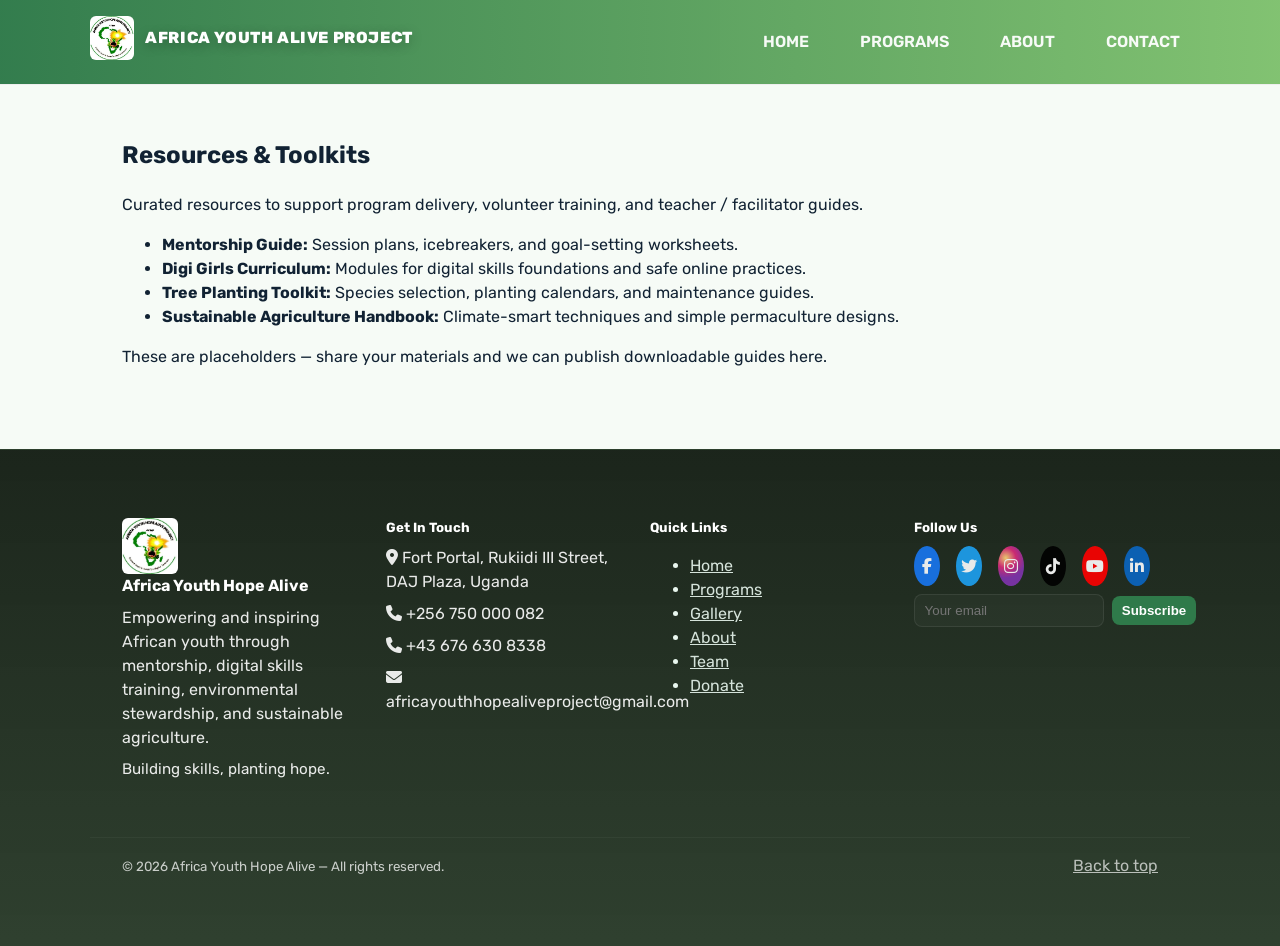
<file: resources.html>
<!doctype html>
<html lang="en">
<head>
  <meta charset="utf-8" />
  <meta name="viewport" content="width=device-width, initial-scale=1" />
  <title>Resources — Africa Youth Hope Alive</title>
  <link href="https://fonts.googleapis.com/css2?family=Inter:wght@300;400;600;700&display=swap" rel="stylesheet">
  <link rel="stylesheet" href="css/sopot.css">
  <link rel="stylesheet" href="css/styles.css">
</head>
<body>
  <header class="site-header">
    <div class="container header-inner">
      <h1 class="logo"><a href="index.html" class="brand"><img src="assets/images/d1XpYEew_400x400.jpg" alt="Africa Youth Alive Project logo" class="site-logo"/><span class="site-title">AFRICA YOUTH ALIVE PROJECT</span></a></h1>
      <button class="nav-toggle" aria-label="Toggle navigation">☰</button>
      <nav class="main-nav">
          <a href="index.html">Home</a>
          <a href="programs.html">Programs</a>
          <a href="about.html">About</a>
        
          <a href="contact.html">Contact</a>
      </nav>
    </div>
  </header>

  <main class="container">
    <div class="row">
      <div class="col">
        <h2>Resources & Toolkits</h2>
        <p>Curated resources to support program delivery, volunteer training, and teacher / facilitator guides.</p>

        <ul>
          <li><strong>Mentorship Guide:</strong> Session plans, icebreakers, and goal-setting worksheets.</li>
          <li><strong>Digi Girls Curriculum:</strong> Modules for digital skills foundations and safe online practices.</li>
          <li><strong>Tree Planting Toolkit:</strong> Species selection, planting calendars, and maintenance guides.</li>
          <li><strong>Sustainable Agriculture Handbook:</strong> Climate-smart techniques and simple permaculture designs.</li>
        </ul>

        <p>These are placeholders — share your materials and we can publish downloadable guides here.</p>
      </div>
    </div>
  </main>
  <footer id="site-footer" class="site-footer">
    <div class="container footer-inner">
      <div class="col footer-about">
        <div class="footer-logo"><img src="assets/images/d1XpYEew_400x400.jpg" alt="Africa Youth Alive Project logo" class="site-logo"/></div>
        <h4>Africa Youth Hope Alive</h4>
        <p>Empowering and inspiring African youth through mentorship, digital skills training, environmental stewardship, and sustainable agriculture.</p>
        <p class="note">Building skills, planting hope.</p>
      </div>
      <div class="col footer-contact">
        <h5>Get In Touch</h5>
        <p><i class="fas fa-map-marker-alt"></i> Fort Portal, Rukiidi III Street, DAJ Plaza, Uganda</p>
        <p><i class="fas fa-phone"></i> +256 750 000 082</p>
        <p><i class="fas fa-phone"></i> +43 676 630 8338</p>
        <p><i class="fas fa-envelope"></i> africayouthhopealiveproject@gmail.com</p>
      </div>
      <div class="col footer-links">
        <h5>Quick Links</h5>
        <ul>
          <li><a href="index.html">Home</a></li>
          <li><a href="programs.html">Programs</a></li>
          <li><a href="gallery.html">Gallery</a></li>
          <li><a href="about.html">About</a></li>
          <li><a href="about.html#team">Team</a></li>
          <li><a href="donate.html">Donate</a></li>
        </ul>
      </div>
      <div class="col footer-follow">
        <h5>Follow Us</h5>
        <div class="social-icons">
          <a href="https://facebook.com/africayouthhopealive" aria-label="Facebook" target="_blank" rel="noopener"><i class="fab fa-facebook-f"></i></a>
          <a href="https://x.com/ayhap_?s=21" aria-label="Twitter" target="_blank" rel="noopener"><i class="fab fa-twitter"></i></a>
          <a href="https://www.instagram.com/ayhap_?igsh=bnV0dGRpdm4wZXp0&utm_source=qr" aria-label="Instagram" target="_blank" rel="noopener"><i class="fab fa-instagram"></i></a>
          <a href="https://www.tiktok.com/@africayouthhopealive_p?_r=1&_t=ZS-95q6ANTPNnp" aria-label="TikTok" target="_blank" rel="noopener"><i class="fab fa-tiktok"></i></a>
          <a href="https://youtube.com/africayouth" aria-label="YouTube" target="_blank" rel="noopener"><i class="fab fa-youtube"></i></a>
          <a href="https://linkedin.com/company/africayouth" aria-label="LinkedIn" target="_blank" rel="noopener"><i class="fab fa-linkedin-in"></i></a>
        </div>
        <form class="newsletter-form" data-formspree="YOUR_FORM_ID" action="#" method="POST">
          <label for="footer-news-email-r" class="sr-only">Email</label>
          <input id="footer-news-email-r" name="email" type="email" placeholder="Your email" required />
          <button class="btn" type="submit">Subscribe</button>
        </form>
      </div>
    </div>
    <div class="container footer-bottom">
      <div class="row">
        <div class="col"><small>© 2026 Africa Youth Hope Alive — All rights reserved.</small></div>
        <div class="col" style="text-align:right"><a href="#top">Back to top</a></div>
      </div>
    </div>
  </footer>

  <div class="modal" aria-hidden="true">
    <div class="modal-content">
      <div class="modal-header"><button class="modal-close btn">Close</button></div>
      <div class="modal-body"></div>
    </div>
  </div>

  <script src="js/main.js" defer></script>
</body>
</html>
</file>
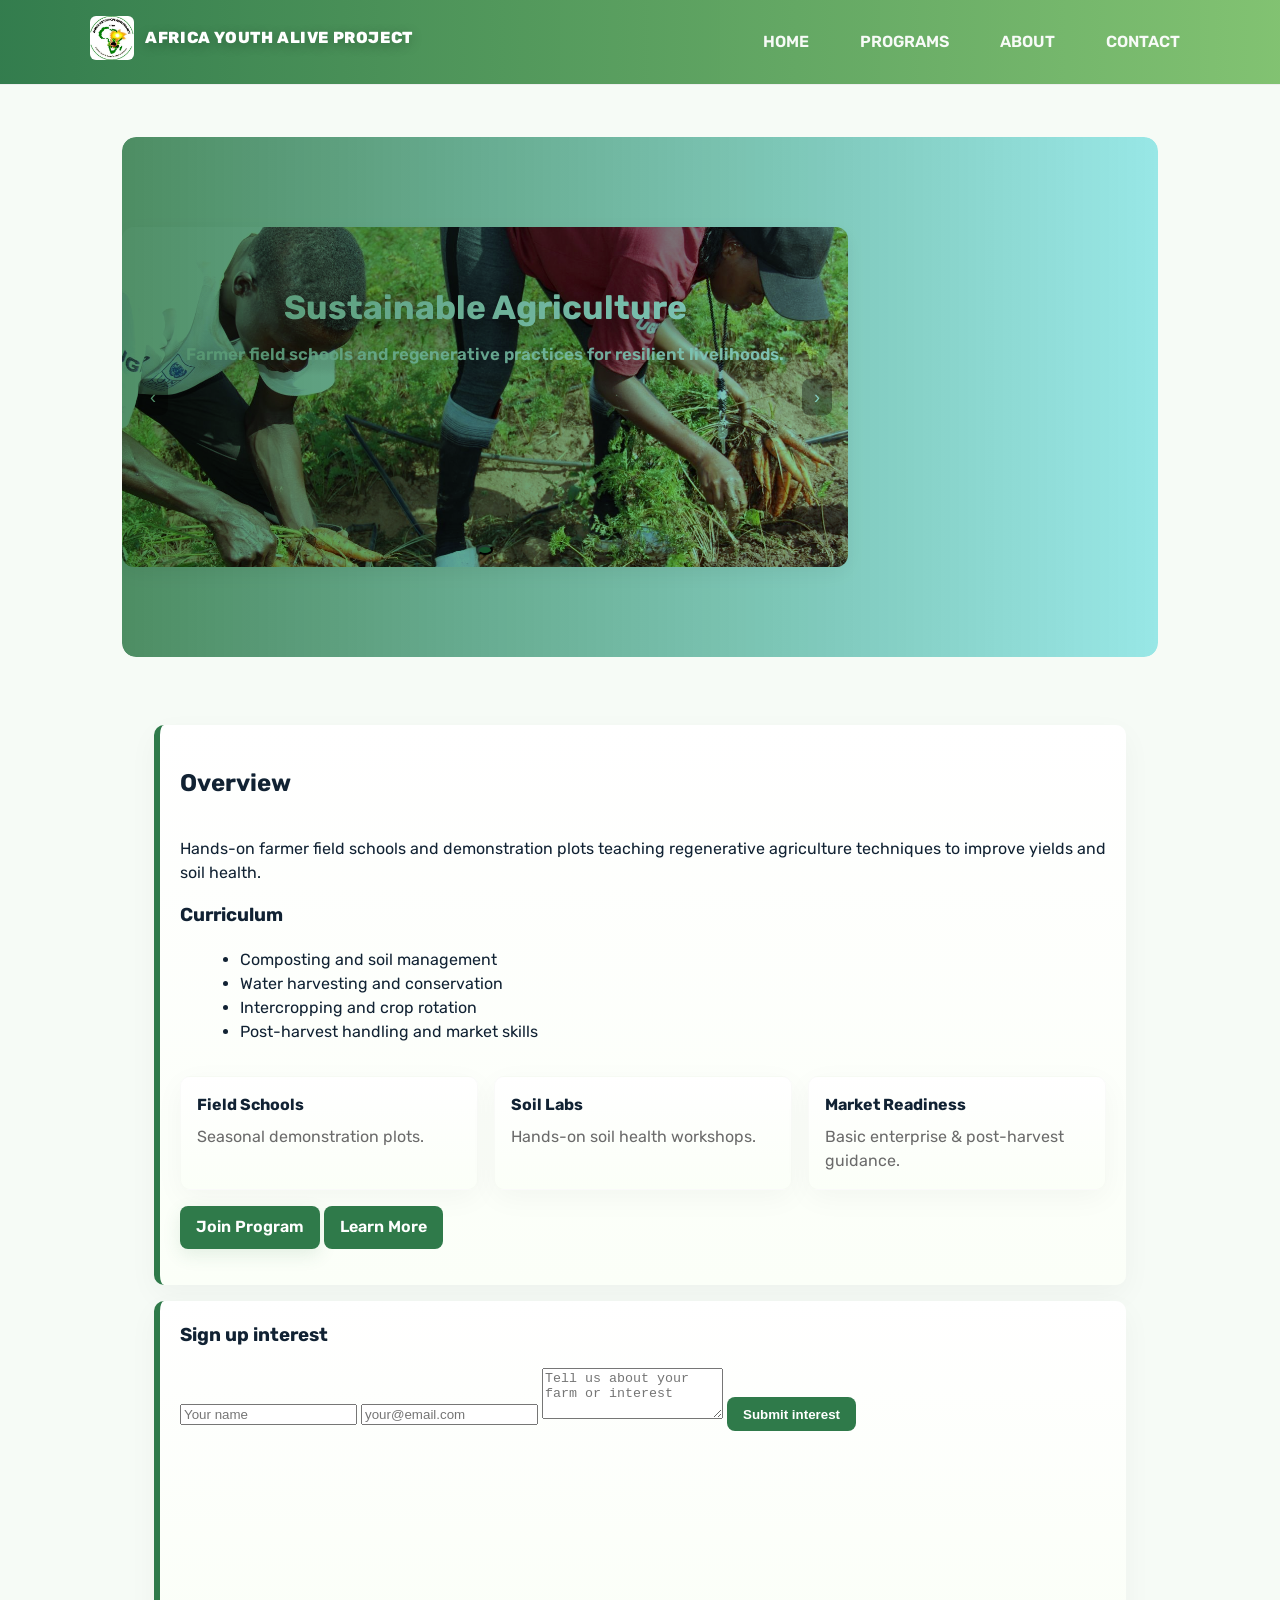
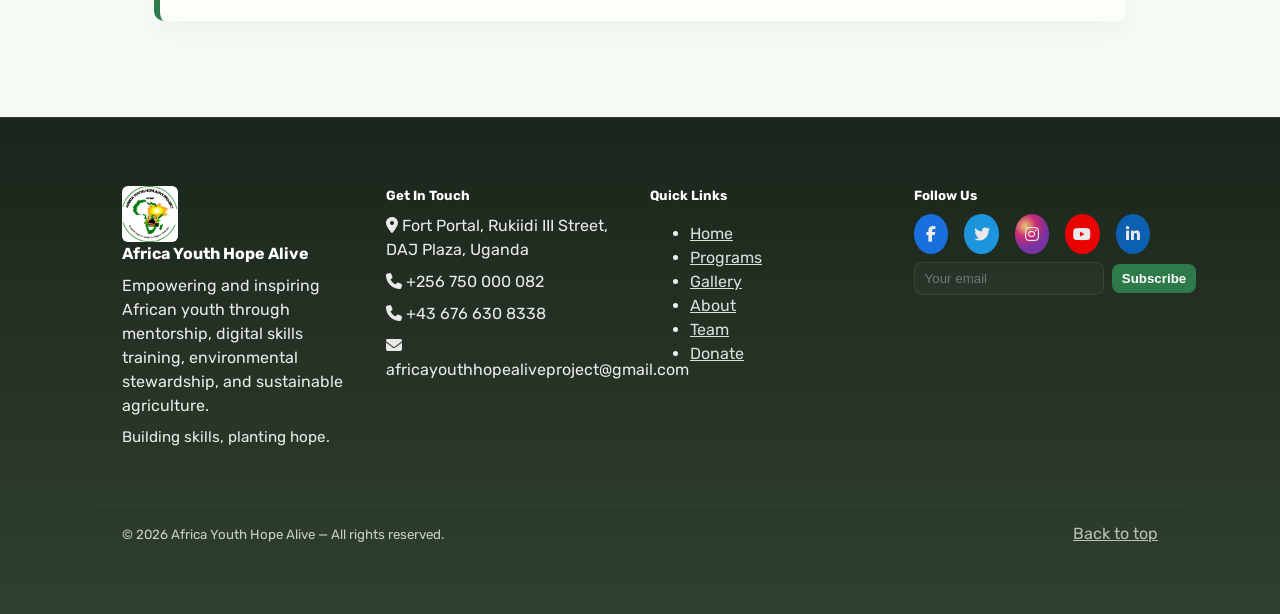
<file: sustainable-agriculture.html>
<!doctype html>
<html lang="en">
<head>
  <meta charset="utf-8" />
  <meta name="viewport" content="width=device-width, initial-scale=1" />
  <title>Sustainable Agriculture — Africa Youth Hope Alive</title>
  <link href="https://fonts.googleapis.com/css2?family=Inter:wght@300;400;600;700&display=swap" rel="stylesheet">
  <link rel="stylesheet" href="css/sopot.css">
  <link rel="stylesheet" href="css/styles.css">
</head>
<body>
  <header class="site-header">
    <div class="container header-inner">
      <h1 class="logo"><a href="index.html" class="brand"><img src="assets/images/d1XpYEew_400x400.jpg" alt="Africa Youth Alive Project logo" class="site-logo"/><span class="site-title">AFRICA YOUTH ALIVE PROJECT</span></a></h1>
      <button class="nav-toggle" aria-label="Toggle navigation">☰</button>
      <nav class="main-nav">
          <a href="index.html">Home</a>
          <a href="programs.html">Programs</a>
          <a href="about.html">About</a>
        
          <a href="contact.html">Contact</a>
      </nav>
    </div>
  </header>
  <main class="container">
    <section class="hero container programs-hero">
      <div class="hero-slider">
        <div class="hero-slide" style="background-image:url('assets/images/UNDP-UG-Shongaicarrotsharvest-2021.jpg')">
          <div class="hero-overlay"><h1>Sustainable Agriculture</h1><p class="lead">Farmer field schools and regenerative practices for resilient livelihoods.</p></div>
        </div>
        <div class="hero-controls"><button class="hero-prev" aria-label="Previous">‹</button><button class="hero-next" aria-label="Next">›</button></div>
        <div class="hero-dots"></div>
      </div>
    </section>

    <section class="program-detail container">
      <article class="card">
        <h2>Overview</h2>
        <p>Hands-on farmer field schools and demonstration plots teaching regenerative agriculture techniques to improve yields and soil health.</p>
        <h3>Curriculum</h3>
        <ul>
          <li>Composting and soil management</li>
          <li>Water harvesting and conservation</li>
          <li>Intercropping and crop rotation</li>
          <li>Post-harvest handling and market skills</li>
        </ul>
        <div class="action-cards">
          <div class="action-card"><h4>Field Schools</h4><p>Seasonal demonstration plots.</p></div>
          <div class="action-card"><h4>Soil Labs</h4><p>Hands-on soil health workshops.</p></div>
          <div class="action-card"><h4>Market Readiness</h4><p>Basic enterprise & post-harvest guidance.</p></div>
        </div>
        <p style="margin-top:1rem"><a class="btn solid" href="mailto:africayouthhopealiveproject@gmail.com?subject=Join%20Sustainable%20Agriculture">Join Program</a> <a class="btn" href="sustainable-agriculture.html#signup">Learn More</a></p>
      </article>

      <section id="signup" class="card" style="margin-top:1rem">
        <h3>Sign up interest</h3>
        <form class="signup-form" action="#" method="POST">
          <input name="name" type="text" placeholder="Your name" required />
          <input name="email" type="email" placeholder="your@email.com" required />
          <textarea name="message" placeholder="Tell us about your farm or interest" rows="3"></textarea>
          <button class="btn" type="submit" style="margin-top:.6rem">Submit interest</button>
        </form>
      </section>
    </section>
  </main>

  <footer id="site-footer" class="site-footer">
    <div class="container footer-inner">
      <div class="col footer-about">
        <div class="footer-logo"><img src="assets/images/d1XpYEew_400x400.jpg" alt="Africa Youth Alive Project logo" class="site-logo"/></div>
        <h4>Africa Youth Hope Alive</h4>
        <p>Empowering and inspiring African youth through mentorship, digital skills training, environmental stewardship, and sustainable agriculture.</p>
        <p class="note">Building skills, planting hope.</p>
      </div>
      <div class="col footer-contact">
        <h5>Get In Touch</h5>
        <p><i class="fas fa-map-marker-alt"></i> Fort Portal, Rukiidi III Street, DAJ Plaza, Uganda</p>
        <p><i class="fas fa-phone"></i> +256 750 000 082</p>
        <p><i class="fas fa-phone"></i> +43 676 630 8338</p>
        <p><i class="fas fa-envelope"></i> africayouthhopealiveproject@gmail.com</p>
      </div>
      <div class="col footer-links">
        <h5>Quick Links</h5>
        <ul>
          <li><a href="index.html">Home</a></li>
          <li><a href="programs.html">Programs</a></li>
          <li><a href="gallery.html">Gallery</a></li>
          <li><a href="about.html">About</a></li>
          <li><a href="about.html#team">Team</a></li>
          <li><a href="donate.html">Donate</a></li>
        </ul>
      </div>
      <div class="col footer-follow">
        <h5>Follow Us</h5>
        <div class="social-icons">
          <a href="#" aria-label="Facebook"><i class="fab fa-facebook-f"></i></a>
          <a href="#" aria-label="Twitter"><i class="fab fa-twitter"></i></a>
          <a href="#" aria-label="Instagram"><i class="fab fa-instagram"></i></a>
          <a href="#" aria-label="YouTube"><i class="fab fa-youtube"></i></a>
          <a href="#" aria-label="LinkedIn"><i class="fab fa-linkedin-in"></i></a>
        </div>
        <form class="newsletter-form" data-formspree="YOUR_FORM_ID" action="#" method="POST">
          <label for="footer-news-email-sa" class="sr-only">Email</label>
          <input id="footer-news-email-sa" name="email" type="email" placeholder="Your email" required />
          <button class="btn" type="submit">Subscribe</button>
        </form>
      </div>
    </div>
    <div class="container footer-bottom">
      <div class="row">
        <div class="col"><small>© 2026 Africa Youth Hope Alive — All rights reserved.</small></div>
        <div class="col" style="text-align:right"><a href="#top">Back to top</a></div>
      </div>
    </div>
  </footer>
  

  <div class="modal" aria-hidden="true">
    <div class="modal-content">
      <div class="modal-header"><button class="modal-close btn">Close</button></div>
      <div class="modal-body"></div>
    </div>
  </div>

  <script src="js/main.js" defer></script>
</body>
</html>
</file>
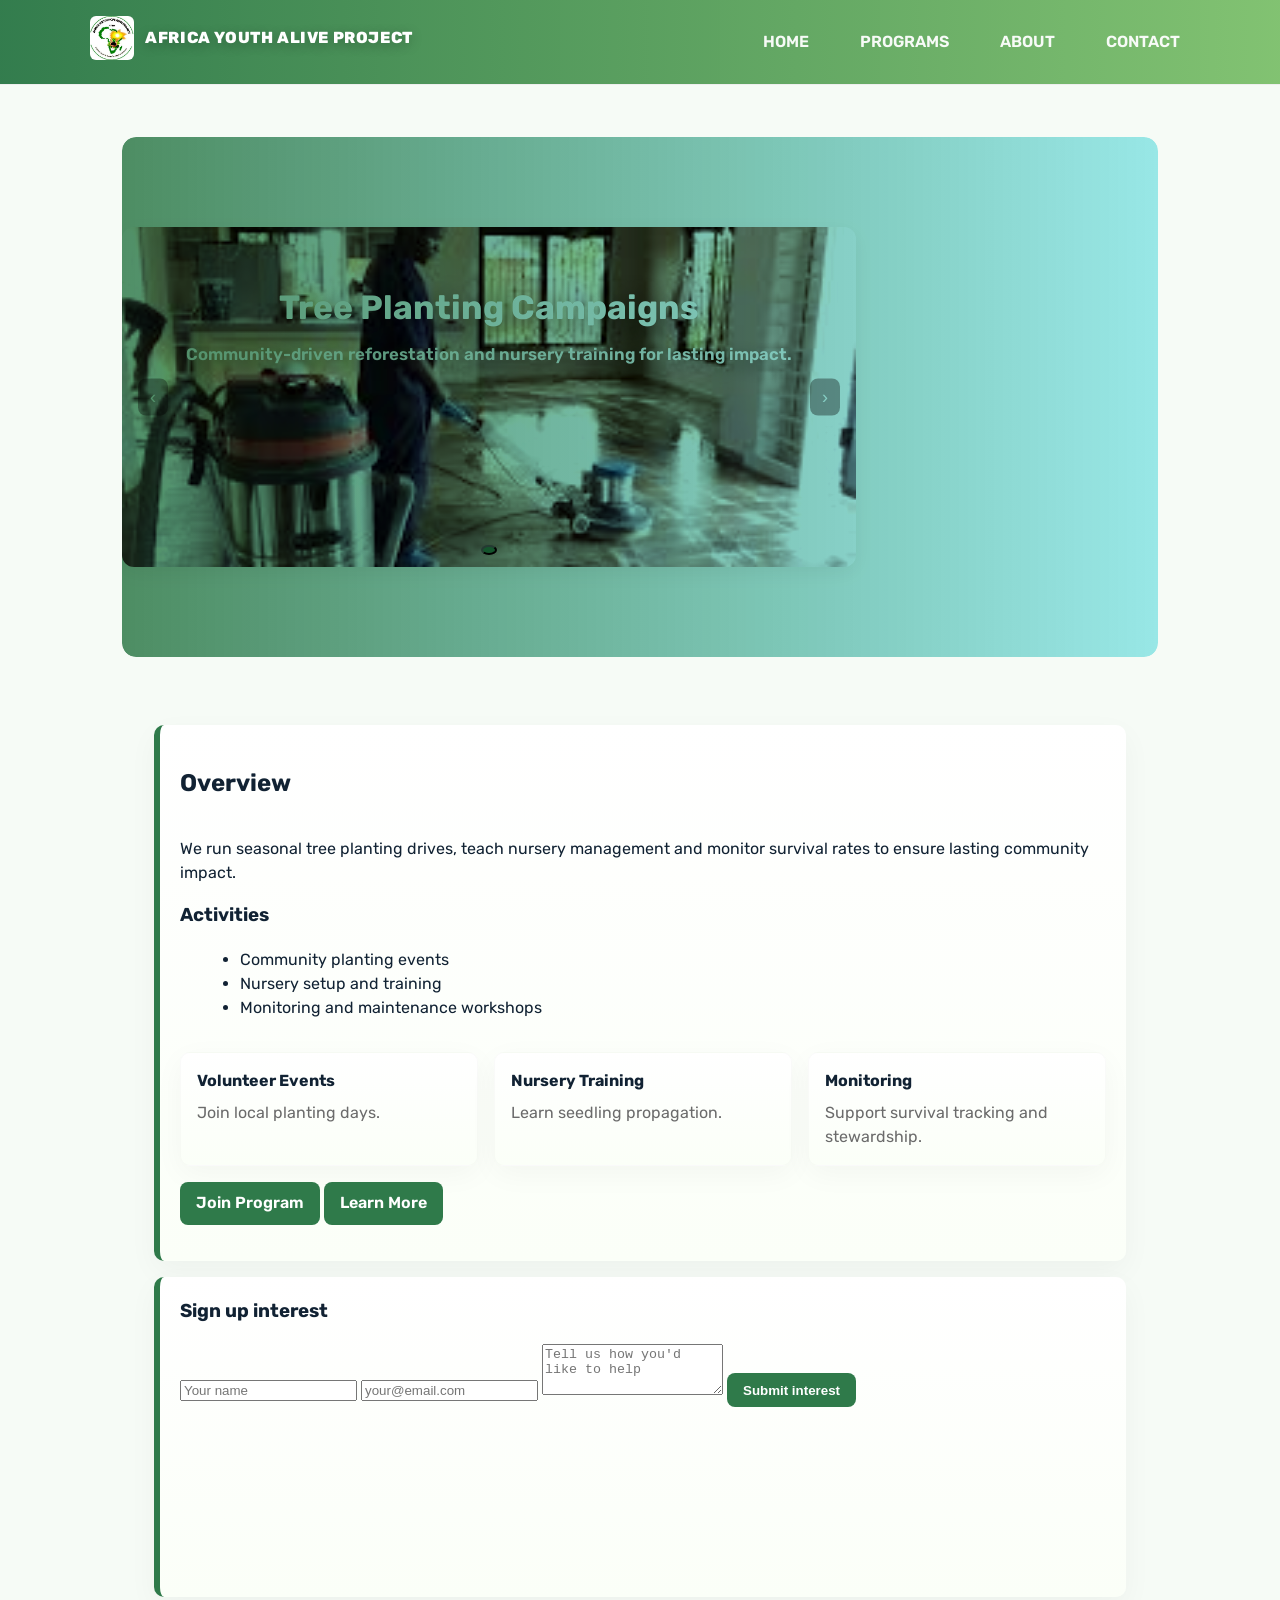
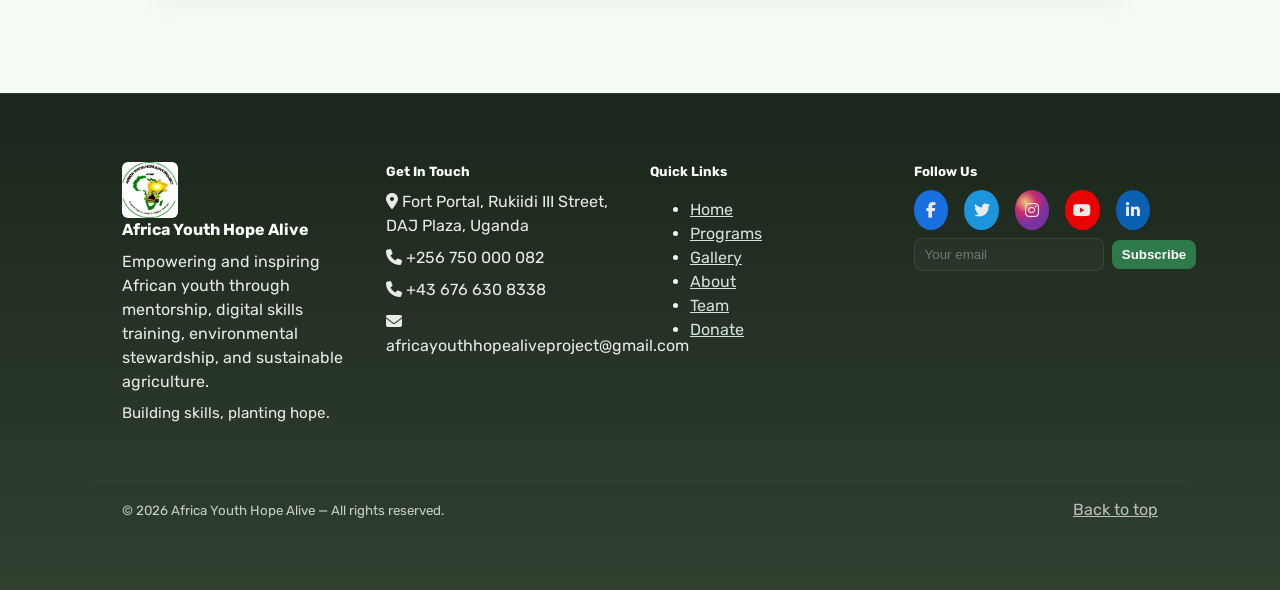
<file: tree-planting.html>
<!doctype html>
<html lang="en">
<head>
  <meta charset="utf-8" />
  <meta name="viewport" content="width=device-width, initial-scale=1" />
  <title>Tree Planting — Africa Youth Hope Alive</title>
  <link href="https://fonts.googleapis.com/css2?family=Inter:wght@300;400;600;700&display=swap" rel="stylesheet">
  <link rel="stylesheet" href="css/sopot.css">
  <link rel="stylesheet" href="css/styles.css">
</head>
<body>
  <header class="site-header">
    <div class="container header-inner">
      <h1 class="logo"><a href="index.html" class="brand"><img src="assets/images/d1XpYEew_400x400.jpg" alt="Africa Youth Alive Project logo" class="site-logo"/><span class="site-title">AFRICA YOUTH ALIVE PROJECT</span></a></h1>
      <button class="nav-toggle" aria-label="Toggle navigation">☰</button>
      <nav class="main-nav">
          <a href="index.html">Home</a>
          <a href="programs.html">Programs</a>
          <a href="about.html">About</a>
        
          <a href="contact.html">Contact</a>
      </nav>
    </div>
  </header>
  <main class="container">
    <section class="hero container programs-hero">
      <div class="hero-slider">
        <div class="hero-slide" style="background-image:url('assets/images/images-6.jpg')">
          <div class="hero-overlay"><h1>Tree Planting Campaigns</h1><p class="lead">Community-driven reforestation and nursery training for lasting impact.</p></div>
        </div>
        <div class="hero-controls"><button class="hero-prev" aria-label="Previous">‹</button><button class="hero-next" aria-label="Next">›</button></div>
        <div class="hero-dots"></div>
      </div>
    </section>

    <section class="program-detail container">
      <article class="card">
        <h2>Overview</h2>
        <p>We run seasonal tree planting drives, teach nursery management and monitor survival rates to ensure lasting community impact.</p>
        <h3>Activities</h3>
        <ul>
          <li>Community planting events</li>
          <li>Nursery setup and training</li>
          <li>Monitoring and maintenance workshops</li>
        </ul>
        <div class="action-cards">
          <div class="action-card"><h4>Volunteer Events</h4><p>Join local planting days.</p></div>
          <div class="action-card"><h4>Nursery Training</h4><p>Learn seedling propagation.</p></div>
          <div class="action-card"><h4>Monitoring</h4><p>Support survival tracking and stewardship.</p></div>
        </div>
        <p style="margin-top:1rem"><a class="btn" href="mailto:africayouthhopealiveproject@gmail.com?subject=Join%20Tree%20Planting">Join Program</a> <a class="btn" href="tree-planting.html#signup">Learn More</a></p>
      </article>

      <section id="signup" class="card" style="margin-top:1rem">
        <h3>Sign up interest</h3>
        <form class="signup-form" action="#" method="POST">
          <input name="name" type="text" placeholder="Your name" required />
          <input name="email" type="email" placeholder="your@email.com" required />
          <textarea name="message" placeholder="Tell us how you'd like to help" rows="3"></textarea>
          <button class="btn" type="submit" style="margin-top:.6rem">Submit interest</button>
        </form>
      </section>
    </section>
  </main>

  <footer id="site-footer" class="site-footer">
    <div class="container footer-inner">
      <div class="col footer-about">
        <div class="footer-logo"><img src="assets/images/d1XpYEew_400x400.jpg" alt="Africa Youth Alive Project logo" class="site-logo"/></div>
        <h4>Africa Youth Hope Alive</h4>
        <p>Empowering and inspiring African youth through mentorship, digital skills training, environmental stewardship, and sustainable agriculture.</p>
        <p class="note">Building skills, planting hope.</p>
      </div>
      <div class="col footer-contact">
        <h5>Get In Touch</h5>
        <p><i class="fas fa-map-marker-alt"></i> Fort Portal, Rukiidi III Street, DAJ Plaza, Uganda</p>
        <p><i class="fas fa-phone"></i> +256 750 000 082</p>
        <p><i class="fas fa-phone"></i> +43 676 630 8338</p>
        <p><i class="fas fa-envelope"></i> africayouthhopealiveproject@gmail.com</p>
      </div>
      <div class="col footer-links">
        <h5>Quick Links</h5>
        <ul>
          <li><a href="index.html">Home</a></li>
          <li><a href="programs.html">Programs</a></li>
          <li><a href="gallery.html">Gallery</a></li>
          <li><a href="about.html">About</a></li>
          <li><a href="about.html#team">Team</a></li>
          <li><a href="donate.html">Donate</a></li>
        </ul>
      </div>
      <div class="col footer-follow">
        <h5>Follow Us</h5>
        <div class="social-icons">
          <a href="#" aria-label="Facebook"><i class="fab fa-facebook-f"></i></a>
          <a href="#" aria-label="Twitter"><i class="fab fa-twitter"></i></a>
          <a href="#" aria-label="Instagram"><i class="fab fa-instagram"></i></a>
          <a href="#" aria-label="YouTube"><i class="fab fa-youtube"></i></a>
          <a href="#" aria-label="LinkedIn"><i class="fab fa-linkedin-in"></i></a>
        </div>
        <form class="newsletter-form" data-formspree="YOUR_FORM_ID" action="#" method="POST">
          <label for="footer-news-email-tp" class="sr-only">Email</label>
          <input id="footer-news-email-tp" name="email" type="email" placeholder="Your email" required />
          <button class="btn" type="submit">Subscribe</button>
        </form>
      </div>
    </div>
    <div class="container footer-bottom">
      <div class="row">
        <div class="col"><small>© 2026 Africa Youth Hope Alive — All rights reserved.</small></div>
        <div class="col" style="text-align:right"><a href="#top">Back to top</a></div>
      </div>
    </div>
  </footer>
  

  <div class="modal" aria-hidden="true">
    <div class="modal-content">
      <div class="modal-header"><button class="modal-close btn">Close</button></div>
      <div class="modal-body"></div>
    </div>
  </div>

  <script src="js/main.js" defer></script>
</body>
</html>
</file>
<file: css/sopot.css>
/* Minimal Sopot-like theme CSS: responsive utilities and pre-styled components */
/* Fonts & Icons imported once here so all pages that include sopot.css get them */
@import url('https://fonts.googleapis.com/css2?family=Rubik:wght@300;400;500;700&family=Fira+Sans:wght@300;400;600;700&display=swap');
@import url('https://cdnjs.cloudflare.com/ajax/libs/font-awesome/6.4.0/css/all.min.css');
@import url('https://cdnjs.cloudflare.com/ajax/libs/OwlCarousel2/2.3.4/assets/owl.carousel.min.css');
@import url('https://cdnjs.cloudflare.com/ajax/libs/OwlCarousel2/2.3.4/assets/owl.theme.default.min.css');

:root{
  --sopot-bg:#ffffff; --sopot-accent:#2b9348; --sopot-muted:#6b7280; --sopot-max:1200px;
  --sopot-gap:1rem; --sopot-radius:8px; --sopot-shadow:0 6px 20px rgba(11,22,11,0.06);
}
*{box-sizing:border-box}
.site-fonts{font-family:'Rubik', 'Fira Sans', Inter, system-ui, Arial, sans-serif}
body{font-family:'Rubik', 'Fira Sans', Inter, system-ui, Arial, sans-serif;background:var(--sopot-bg);color:#0b0b0b;line-height:1.5;margin:0}
.container{max-width:var(--sopot-max);margin:0 auto;padding:0 1rem}

/* grid */
.row{display:flex;flex-wrap:wrap;gap:var(--sopot-gap)}
.col{flex:1 1 0;min-width:200px}
.col-1{flex:0 0 8.333%}
.col-2{flex:0 0 16.666%}
.col-3{flex:0 0 25%}
.col-4{flex:0 0 33.333%}
.col-6{flex:0 0 50%}

/* header/nav */
.site-header{background:linear-gradient(180deg,rgba(255,255,255,0.98),rgba(255,255,255,0.9));border-bottom:1px solid #eee;position:sticky;top:0;z-index:50}
.header-inner{display:flex;align-items:center;justify-content:space-between;padding:0.8rem 0}
.logo{font-weight:700;color:var(--sopot-accent);margin:0}
.main-nav{display:flex;gap:1rem;align-items:center}
.main-nav a{color:var(--sopot-muted);text-decoration:none;padding:0.4rem 0.6rem;border-radius:6px}
.main-nav a:hover{background:rgba(43,147,72,0.08);color:var(--sopot-accent)}
.nav-toggle{display:none;border:0;background:transparent;font-size:1.25rem}

/* hero */
.hero{padding:2.5rem 0}
.hero-slider{position:relative;overflow:hidden;border-radius:var(--sopot-radius);box-shadow:var(--sopot-shadow)}
.hero-slide{min-height:320px;background-size:cover;background-position:center;display:none}
.hero-slide.active{display:block}
.hero-overlay{background:linear-gradient(180deg,rgba(0,0,0,0.25),rgba(0,0,0,0.15));color:#fff;padding:2rem}
.hero-cta .btn{margin-right:0.5rem}

/* buttons */
.btn{display:inline-block;padding:0.6rem 1rem;border-radius:6px;background:var(--sopot-accent);color:#fff;text-decoration:none;border:0}
.btn.outline{background:transparent;color:var(--sopot-accent);border:1px solid rgba(43,147,72,0.12)}

/* cards and gallery */
.cards{display:grid;grid-template-columns:repeat(auto-fit,minmax(220px,1fr));gap:1rem}
.card{background:#fff;padding:1rem;border-radius:8px;box-shadow:var(--sopot-shadow)}
.gallery{display:grid;grid-template-columns:repeat(auto-fit,minmax(200px,1fr));gap:0.6rem}
.gallery img{width:100%;height:160px;object-fit:cover;border-radius:6px;cursor:pointer;transition:transform .18s ease}
.gallery img:hover{transform:scale(1.03)}

/* Flaticons placeholder support: put SVGs in assets/icons/flaticons/ and reference with .flaticon-[name] */
.flaticon {display:inline-block;width:1.2rem;height:1.2rem;background-size:contain;background-repeat:no-repeat;vertical-align:middle}
.flaticon-placeholder {background-image:url('/assets/icons/flaticons/placeholder.svg')}

/* CSS Animations */
.animate-fadein{animation:fadeInUp .6s ease both}
@keyframes fadeInUp{from{opacity:0;transform:translateY(12px)}to{opacity:1;transform:none}}

/* Owl Carousel small helper to make carousel touch-friendly and responsive */
.owl-carousel .owl-item img{display:block;width:100%;height:auto}

/* Card hover & elevation */
.card{transition:transform .18s ease,box-shadow .18s ease}
.card:hover{transform:translateY(-6px);box-shadow:0 18px 40px rgba(11,22,11,0.08)}

/* footer */
.site-footer{background:#f8faf9;padding:1.2rem 0;border-top:1px solid #eee}
.footer-inner{display:flex;gap:1rem;flex-wrap:wrap}
.footer-col{flex:1 1 220px}

/* modal */
.modal{position:fixed;inset:0;display:none;align-items:center;justify-content:center;background:rgba(0,0,0,0.6);z-index:80}
.modal.open{display:flex}
.modal-content{background:#fff;max-width:90%;max-height:90%;padding:0;border-radius:8px;overflow:auto}
.modal-body img,.modal-body video{max-width:100%;height:auto;display:block}

/* responsive tweaks */
@media (max-width:800px){.main-nav{display:none}.main-nav.open{display:flex;flex-direction:column;background:#fff;position:absolute;top:64px;right:12px;padding:0.6rem;border-radius:8px;box-shadow:var(--sopot-shadow)}.nav-toggle{display:block}}
</file>
<file: css/styles.css>
:root{
  --bg:#f6fbf6;
  --card:#ffffff;
  --accent:#2f7a4a;
  --accent-2:#7bbf6a;
  --electric-cyan:#00cbd6;
  --savannah-gold:#d4a65a;
  --muted:#6b6b6b;
  --max-width:1100px;
  --radius:10px;
}
/* Enable smooth scrolling for in-page anchors */
html{scroll-behavior:smooth}
*{box-sizing:border-box}
.note {font-size:.95rem;color:var(--muted)}
/* Base font stack: Rubik + Fira Sans provided by sopot.css */
body{margin:0;background:var(--bg);color:#123;line-height:1.5}
.container{max-width:var(--max-width);margin:0 auto;padding:2rem}
.site-header{background:linear-gradient(90deg, rgba(47,122,74,0.98), rgba(123,191,106,0.95));color:#fff}
.header-inner{display:flex;align-items:center;justify-content:space-between;padding:1rem 0;gap:1rem}
.logo{margin:0;font-size:1.25rem;font-weight:800;color:#fff;letter-spacing:0.6px;text-transform:uppercase;text-shadow:0 3px 12px rgba(0,0,0,0.28)}
.main-nav{display:flex;gap:0.5rem;align-items:center}
.main-nav a{color:rgba(255,255,255,0.95);margin-left:1rem;text-decoration:none;font-weight:600}
.logo{letter-spacing:0.6px}
.main-nav a{text-transform:uppercase}
/* Make small-screen nav links uppercase too */
@media(max-width:880px){.main-nav a{text-transform:uppercase}}
.nav-toggle{display:none;background:transparent;border:2px solid rgba(255,255,255,0.12);color:#fff;padding:6px 10px;border-radius:8px;font-size:18px}

/* Logo image: header and footer */
.site-logo{height:44px;width:auto;display:block;border-radius:6px}
.footer-logo .site-logo{height:56px}
@media(max-width:720px){.site-logo{height:36px}.footer-logo .site-logo{height:40px}}

/* Brand: inline logo + title in header */
.logo .brand{display:inline-flex;align-items:center;gap:.7rem;text-decoration:none;color:inherit}
.site-title{font-weight:800;color:#fff;text-transform:uppercase;letter-spacing:0.6px;font-size:1rem}
@media(max-width:520px){.site-title{display:none}}

/* Sticky header */
.site-header{position:sticky;top:0;z-index:60}
.site-header.scrolled{box-shadow:0 6px 18px rgba(10,20,10,0.12)}
.hero{position:relative;min-height:520px;display:flex;align-items:center;padding:0}
.hero::before{content:'';position:absolute;inset:0;background:linear-gradient(180deg,rgba(4,8,6,0.18),rgba(4,8,6,0.06));z-index:1}
.hero-inner{position:relative;z-index:2;padding:4rem 0}

/* Improve perceived image quality site-wide and ensure vivid hero text */
/* Subtle global image enhancements: slightly increase contrast/saturation for large visuals */
img{max-width:100%;height:auto;display:block}
.hero-image img, .hero-slide, .gallery img, .team-card img, .impact-card img, .contact-portrait img{filter:contrast(1.04) saturate(1.06);will-change:filter}

/* Hero overlay for strong text contrast over background images */
.hero{position:relative;background-size:cover;background-position:center}
.hero::before{content:'';position:absolute;inset:0;background:linear-gradient(180deg,rgba(4,8,6,0.18),rgba(4,8,6,0.06));pointer-events:none;z-index:1}
.hero .hero-inner,.hero .hero-overlay{position:relative;z-index:2}
.hero .hero-overlay h1,.hero .hero-overlay h2{color:#fff;text-shadow:0 8px 28px rgba(0,0,0,0.65);line-height:1.03}
  .hero .lead{color:#ffffff;font-weight:600;text-shadow:0 8px 26px rgba(0,0,0,0.72)}

/* Ensure hero buttons stand out */
.hero .btn{box-shadow:0 8px 30px rgba(0,0,0,0.18);border:none}

@media(max-width:720px){
  .hero::before{background:linear-gradient(180deg,rgba(4,8,6,0.6),rgba(4,8,6,0.28))}
}

/* Use existing Background/Profile card for the Background Story
  - eco-overlay using a local image
  - large serif typography for the leading paragraph
  - Savannah Gold drop-cap on the first letter of the lead paragraph */
.background-profile .profile-card{max-width:980px;margin:1rem auto;padding:2.25rem;border-radius:12px;background-image:linear-gradient(180deg, rgba(4,8,6,0.78), rgba(4,8,6,0.5)), url('assets/images/images-5.jpg');background-size:cover;background-position:center;color:#fff;box-shadow:0 24px 48px rgba(4,8,6,0.28);border-left:6px solid rgba(255,255,255,0.06);background-blend-mode:multiply}
.background-profile h2{font-family:'Playfair Display',serif;font-size:1.6rem;margin-top:0;color:#fff;text-shadow:0 6px 18px rgba(0,0,0,0.6)}
.background-profile .profile-card p{color:#ffffff;line-height:1.8;margin-bottom:0.9rem;font-family:Inter, system-ui, -apple-system, 'Segoe UI', Roboto, 'Helvetica Neue', Arial;text-shadow:0 6px 18px rgba(0,0,0,0.6)}
.background-profile .profile-card .profile-quote{font-family:'Playfair Display',serif;font-size:1.18rem;max-width:880px}
.background-profile .profile-card .profile-quote::first-letter{float:left;font-size:4.2rem;line-height:0.72;margin-right:.5rem;color:var(--savannah-gold);font-weight:700;text-shadow:0 6px 18px rgba(0,0,0,0.6)}
@media(max-width:720px){.background-profile .profile-card{padding:1.25rem}.background-profile .profile-card .profile-quote::first-letter{font-size:3rem}}

/* Improve text visibility on hero and key headings
   - remove boxed backgrounds so hero images show clearly
   - keep strong text color and shadow for contrast */
.hero h1, .hero h2, .hero .lead, .hero p, .hero .hero-content * {
  background: transparent;
  display: block;
  padding: 0;
  border-radius: 0;
  color: #ffffff;
  text-shadow: 0 6px 18px rgba(0,0,0,0.55);
}

/* Reusable utility for applying a dark, semi-opaque text background */
.text-bg-contrast {
  background: rgba(4,8,6,0.6);
  padding: 0.15rem 0.5rem;
  border-radius: 6px;
  color: #ffffff;
  display: inline-block;
  text-shadow: 0 4px 10px rgba(0,0,0,0.6);
}

@media(max-width:520px){
  .hero h1, .hero h2, .hero .lead, .hero p, .hero .hero-content * {
    padding: 0.1rem 0.35rem;
    border-radius: 4px;
  }
}

/* Dual-Growth hero split */
.hero-split{position:relative;padding:0}
.hero-split-inner{display:grid;grid-template-columns:1fr 40px 1fr;align-items:stretch;gap:0;position:relative}
.hero-left,.hero-right{min-height:420px;display:flex;align-items:center;justify-content:center;color:#fff}
.hero-left{background:linear-gradient(180deg,rgba(4,8,6,0.55),rgba(4,8,6,0.25));padding:2rem}
.hero-right{background:linear-gradient(180deg,rgba(4,8,6,0.55),rgba(4,8,6,0.12));padding:2rem}
.hero-panel-copy{max-width:520px;text-align:left}
.hero-panel-copy h1{font-size:2.6rem;margin:0 0 .6rem;line-height:1}
.hero-panel-copy p{font-size:1.05rem;margin-bottom:.8rem;color:rgba(255,255,255,0.9)}
.hero-divider{width:4px;background:linear-gradient(180deg,rgba(255,255,255,0.12),rgba(255,255,255,0.02));position:absolute;left:50%;top:0;bottom:0;transform:translateX(-50%);pointer-events:none}
.hero-glass{position:relative;left:50%;transform:translateX(-50%);width:84%;max-width:820px;border-radius:12px;padding:1rem;background:rgba(255,255,255,0.06);backdrop-filter:blur(6px) saturate(110%);box-shadow:0 10px 30px rgba(0,0,0,0.14);border:1px solid rgba(255,255,255,0.06);margin-top:-3rem}
.hero-glass-inner{color:#fff;text-align:center;padding:.8rem}
.glass-title{font-size:1.4rem;margin:0 0 .25rem}
.glass-lead{opacity:0.9;margin:0 0 .6rem}

/* Divider animation anchor for JS */
.hero-split[data-divider-offset] .hero-divider{transform:translateX(calc(-50% + var(--divider-offset, 0px))) }

@media(max-width:900px){.hero-split-inner{grid-template-columns:1fr}.hero-glass{position:static;margin:-3rem 1rem 1rem}}

@media(max-width:760px){
  .hero-panel-copy h1{font-size:1.6rem}
  .hero-panel-copy p{font-size:.95rem}
  .hero-left,.hero-right{min-height:300px}
  .hero-glass{margin-top:-1.5rem;padding:.8rem}
}

/* Digital Seed dashboard */
.digital-seed{margin-top:1.25rem}
.seed-row{display:grid;grid-template-columns:repeat(4,1fr);gap:1rem;margin-top:1rem}
.seed-card{padding:1.25rem;border-radius:12px;background:var(--card);box-shadow:0 12px 30px rgba(10,20,10,0.04);text-align:center;color:#123;border:1px solid rgba(10,20,10,0.04)}
.seed-card .seed-icon{font-size:28px;margin-bottom:.4rem}
.seed-card h4{margin:0 0 .25rem}
.seed-number{font-size:1.6rem;font-weight:700;margin:0;color:var(--accent)}
.seed-note{opacity:0.8;margin-top:.5rem;color:var(--muted)}
.seed-card.accent-gold .seed-number{color:var(--savannah-gold)}
.seed-card.accent-cyan .seed-number{color:var(--electric-cyan)}
.seed-card.accent-earth .seed-number{color:var(--accent-2)}
.seed-card.accent-default .seed-number{color:var(--accent)}
@media(max-width:880px){.seed-row{grid-template-columns:repeat(2,1fr)}}

/* Objective carousel styles */
.objective-carousel{display:flex;align-items:center;gap:.5rem}
.objective-carousel .obj-slides{display:flex;overflow:hidden;width:100%}
.obj-slide{min-width:100%;flex:0 0 100%;padding:1rem;border-radius:10px;background:var(--card);box-shadow:0 8px 30px rgba(10,20,10,0.04);text-align:left}
.obj-slide .obj-icon{font-size:28px;width:48px;height:48px;border-radius:10px;display:inline-flex;align-items:center;justify-content:center;margin-right:.6rem}
.obj-slide h4{display:inline-block;margin:0;font-size:1.05rem}
.obj-prev,.obj-next{background:transparent;border:none;font-size:22px;padding:.2rem .6rem;cursor:pointer}
.accent-gold{color:var(--savannah-gold);background:linear-gradient(180deg,rgba(212,166,90,0.08),rgba(212,166,90,0.03));border-radius:8px;padding:.45rem}
.accent-cyan{color:var(--electric-cyan);background:linear-gradient(180deg,rgba(0,203,214,0.08),rgba(0,203,214,0.03));border-radius:8px;padding:.45rem}
.accent-earth{color:var(--accent-2);background:linear-gradient(180deg,rgba(123,191,106,0.08),rgba(123,191,106,0.03));border-radius:8px;padding:.45rem}
.accent-green{color:var(--accent);background:linear-gradient(180deg,rgba(47,122,74,0.08),rgba(47,122,74,0.03));border-radius:8px;padding:.45rem}

/* Hero slider */
.hero-slider{position:relative;overflow:hidden;border-radius:12px}
.hero-slide{min-height:340px;display:flex;align-items:center;padding:2rem;background-size:cover;background-position:center;transition:transform .6s ease,opacity .6s ease;opacity:0;transform:translateX(20px)}
.hero-slide.active{opacity:1;transform:none}
.hero-overlay{max-width:920px;margin:0 auto;text-align:center;padding:2rem;border-radius:12px;background:transparent;backdrop-filter:none;color:#fff}
.hero-overlay h1{font-size:2.6rem;margin:0 0 .6rem}
.hero-overlay .lead{font-size:1.05rem;opacity:0.95}
.hero-controls{position:absolute;left:0;right:0;top:50%;transform:translateY(-50%);display:flex;justify-content:space-between;padding:0 1rem}
.hero-controls button{background:rgba(0,0,0,0.35);border:none;color:#fff;padding:.5rem .75rem;border-radius:8px;font-size:18px}
.hero-dots{position:absolute;left:50%;transform:translateX(-50%);bottom:12px;display:flex;gap:.5rem}
.hero-dot{width:10px;height:10px;border-radius:50%;background:rgba(255,255,255,0.5);cursor:pointer}
.hero-dot.active{background:var(--accent)}

/* Team cards */
.team-grid{display:grid;grid-template-columns:repeat(auto-fit,minmax(220px,1fr));gap:1rem}
.team-card{background:var(--card);padding:1rem;border-radius:10px;text-align:center;transition:transform .18s ease,box-shadow .18s ease}
.team-card:hover{transform:translateY(-6px);box-shadow:0 18px 40px rgba(11,22,11,0.06)}
.team-avatar{width:96px;height:96px;border-radius:50%;object-fit:cover;margin:0 auto 0.5rem;display:block}
.social-icons{display:flex;justify-content:center;gap:.5rem;margin-top:.5rem}
.social-icons a{display:inline-flex;width:36px;height:36px;align-items:center;justify-content:center;border-radius:8px;color:#fff;text-decoration:none}
.social-icons a.ig{background:#E1306C}
.social-icons a.fb{background:#1877F2}
.social-icons a.wa{background:#25D366}
.social-icons a.tt{background:#000000}
.social-icons a.x{background:#1DA1F2}
.social-icons a.li{background:#0A66C2}

.hero-copy h2{font-size:2rem;margin:0 0 .5rem}
.lead{color:var(--muted);margin-bottom:1rem}
.hero-image img{width:100%;height:320px;object-fit:cover;border-radius:var(--radius);box-shadow:0 8px 30px rgba(18,34,16,0.08)}
.btn{display:inline-block;background:var(--accent);color:#fff;padding:.6rem 1rem;border-radius:8px;text-decoration:none;font-weight:600}
.btn.outline{background:transparent;border:2px solid rgba(0,0,0,0.06);color:var(--accent)}
.values-list{display:grid;grid-template-columns:repeat(2,1fr);gap:.5rem;padding-left:0;list-style:none}
.values-list li{background:var(--card);padding:.75rem;border-radius:8px;box-shadow:0 6px 18px rgba(10,20,10,0.03)}
.objectives ol{background:transparent;padding-left:1.25rem}
.programs-preview .cards{display:grid;grid-template-columns:repeat(auto-fit,minmax(220px,1fr));gap:1rem;margin-top:1rem}

/* Featured program images */
.featured-image{width:100%;height:200px;object-fit:cover;border-radius:10px;display:block;margin:0 0.5rem 0.8rem}
.seed-card .featured-image{max-height:none}
@media(max-width:880px){.featured-image{height:140px}}

/* Mission and Core Values styling on homepage */
.container .values h3{font-family:'Playfair Display',serif;font-size:1.35rem;color:var(--accent)}
.container .values p{color:#123}
.container .values-list li{background:linear-gradient(180deg,#fff,#f8fff8);padding:.6rem;border-radius:8px;margin-bottom:.45rem}
.objectives h3{font-family:'Playfair Display',serif;font-size:1.35rem;color:var(--accent)}
.objective-carousel .obj-slide{background:linear-gradient(180deg,#ffffff,#fbfff8)}
/* Programs page specific styling */
.programs-hero .hero-overlay h1{font-size:2.1rem;margin:0 0 .5rem}
.programs-hero .lead{color:rgba(255,255,255,0.9)}
.program-detail .card{margin-top:1rem;padding:1.25rem;border-radius:10px;background:linear-gradient(180deg,#fff,#fbfff8);border-left:6px solid var(--accent);box-shadow:0 10px 30px rgba(10,20,10,0.04)}
.program-detail .card h3{margin-top:0}
.program-detail .card ul{margin:0 0 1rem 1.25rem}
.programs .card .btn{margin-top:.75rem}

/* Branch sections (alternating layouts) */
.branch{display:grid;grid-template-columns:1fr 420px;gap:2rem;align-items:center;padding:2.25rem 0}
.branch .content{padding:1rem}
.branch .media{border-radius:12px;overflow:hidden}

/* Tech / Digi Girls style (dark, electric cyan accents) */
.branch--tech{background:linear-gradient(180deg,#062914,#214f32);color:#e9f7ef;padding:2.5rem;border-radius:12px;position:relative}
.branch--tech .content h2{color:var(--accent-2)}
.branch--tech .accent{color:var(--accent-2)}
.branch--tech .media{background:linear-gradient(180deg,#092918,#163f28);display:flex;align-items:center;justify-content:center}
.branch--tech::before{content:'';position:absolute;inset:0;opacity:.04;background-image:url('/assets/icons/leaf-grid.svg');background-repeat:repeat;background-size:240px}

/* Programs Hero (Canopy) */
.programs-hero{position:relative;overflow:hidden;border-radius:14px;margin:1.25rem 0;padding:0}
.programs-hero .programs-canopy{position:absolute;inset:0;background-size:cover;background-position:center;z-index:1}
.programs-hero::before{content:'';position:absolute;inset:0;background:linear-gradient(90deg, rgba(47,122,74,0.84) 0%, rgba(0,203,214,0.38) 100%);mix-blend-mode:multiply;z-index:2}
.programs-hero .programs-hero-inner{position:relative;z-index:3;padding:4rem 2rem;text-align:left;color:#fff}
.programs-hero .hero-head{font-family:'Playfair Display',serif;font-size:2.4rem;margin:0 0 .6rem;color:#fff;text-shadow:0 8px 28px rgba(0,0,0,0.55)}
.programs-hero .lead{color:rgba(255,255,255,0.95);max-width:760px}

/* Category styles for alternating objectives */
.branch--tech{background:linear-gradient(180deg,#071e17,#173a27);color:#e9fbef}
.branch--tech .content h2{color:var(--accent)}
.branch--tech .action-card{background:linear-gradient(180deg,rgba(16,28,18,0.9),rgba(14,26,16,0.88));color:#e9fbef;border-radius:8px;padding:1rem;box-shadow:0 8px 30px rgba(47,122,74,0.06);border:1px solid rgba(47,122,74,0.12)}
.branch--tech .action-card h4{color:var(--accent)}
.branch--tech .btn.glow{box-shadow:0 12px 38px rgba(47,122,74,0.14)}

.branch--earth{background:linear-gradient(180deg,#f7f6f2,#fffffb);padding:2.5rem;border-radius:12px}
.branch--earth .content h2{color:var(--accent)}
.branch--earth .action-card{background:linear-gradient(180deg,#fff,#fbfff8);border-radius:12px;border:1px solid rgba(123,191,106,0.06);box-shadow:0 8px 20px rgba(10,20,10,0.04)}
.branch--earth .action-card h4{color:var(--accent)}

.branch--lead{background:#ffffff;padding:2.5rem;border-radius:12px}
.branch--lead .content h2{color:var(--savannah-gold)}
.branch--lead .action-card{background:linear-gradient(180deg,#fff,#fffef7);border-radius:12px;box-shadow:0 12px 36px rgba(18,24,16,0.06)}
.branch--lead .action-card h4{color:var(--savannah-gold)}

/* Quick stats mini-grid */
.status-grid{display:grid;grid-template-columns:repeat(3,1fr);gap:.5rem;margin-top:1rem}
.status-card{background:linear-gradient(180deg,#ffffff,#fbfff8);padding:.6rem;border-radius:8px;text-align:center;border:1px solid rgba(10,20,10,0.04);box-shadow:0 8px 20px rgba(10,20,10,0.04)}
.status-card .s-title{font-weight:700;color:var(--muted);font-size:.9rem}
.status-card .s-value{font-size:1.15rem;font-weight:800;margin-top:.25rem}

/* Mentorship vertical timeline */
.mentorship-timeline{display:grid;grid-template-columns:1fr 64px 1fr;gap:1rem;align-items:start;padding:1rem 0}
.timeline-line{position:relative;width:64px;display:flex;align-items:center;justify-content:center}
.timeline-line .line{width:6px;background:linear-gradient(180deg,var(--accent),var(--accent-2));height:100%;border-radius:4px;position:relative}
.timeline-line .line.vine{background-image:linear-gradient(180deg,#2f7a4a,#00cbd6);box-shadow:0 8px 30px rgba(47,122,74,0.06);}
.timeline-item{padding:1rem;background:var(--card);border-radius:12px;box-shadow:0 12px 30px rgba(10,20,10,0.04)}
.timeline-item h4{margin:0 0 .4rem}
.timeline-point{position:absolute;width:18px;height:18px;border-radius:50%;background:var(--savannah-gold);left:50%;transform:translateX(-50%);box-shadow:0 6px 18px rgba(0,0,0,0.12)}
@media(max-width:900px){.mentorship-timeline{grid-template-columns:1fr;}.timeline-line{width:100%;height:8px}.timeline-line .line{width:100%;height:6px;border-radius:6px}.timeline-point{left:10px;transform:none}}

/* Ensure status grid sits at the bottom of program cards and cards are spacious */
.card .status-grid{margin-top:auto}
.status-card{background:linear-gradient(180deg,#ffffff,#fbfff8);padding:.6rem;border-radius:8px;text-align:center;border:1px solid rgba(10,20,10,0.04);box-shadow:0 8px 20px rgba(10,20,10,0.04);white-space:normal}

/* Card modifier: green theme for Digi Girls */
.card--green{background:linear-gradient(180deg,#e6f7e8,#dff7df);border-left:6px solid rgba(47,122,74,0.95);color:#0b2b16}
.card--green h4{color:var(--accent)}
.card--green .icon{color:var(--accent-2)}
/* Make the glow button green on the green card instead of cyan */
.card--green .btn.glow{background:linear-gradient(90deg,#7fce95,#2f7a4a);color:#fff;box-shadow:0 10px 30px rgba(47,122,74,0.12),0 0 18px rgba(47,122,74,0.06)}

@media(max-width:760px){
  .hero{min-height:360px}
  .hero-overlay{padding:1rem}
  .hero-overlay h1{font-size:1.4rem}
  .hero-overlay .lead{font-size:.95rem}
}
.branch--earth{background:linear-gradient(180deg,#f7fff6,#ffffff);border-radius:12px;padding:2.5rem;position:relative}
.branch--earth .content h2{color:var(--accent)}
.branch--earth::after{content:'';position:absolute;right:-40px;top:-20px;width:280px;height:180px;background-image:url('/assets/icons/organic-blob.svg');background-repeat:no-repeat;background-size:contain;opacity:.35;pointer-events:none}

/* Action Cards */
.action-cards{display:grid;grid-template-columns:repeat(auto-fit,minmax(180px,1fr));gap:1rem;margin-top:1rem}
.action-card{background:linear-gradient(180deg,#fff,#fbfff8);padding:1rem;border-radius:10px;box-shadow:0 8px 30px rgba(10,20,10,0.04);border:1px solid rgba(10,20,10,0.02)}
.action-card h4{margin:0 0 .5rem}
.action-card p{margin:0;color:var(--muted)}

/* Button styles for variants */
.btn.glow{background:linear-gradient(90deg,#00f0ff,#00cbd6);color:#001319;box-shadow:0 6px 28px rgba(0,240,255,0.15),0 0 18px rgba(0,240,255,0.08) ;border:none}
.btn.glow:hover{filter:brightness(1.05);transform:translateY(-2px)}
.btn.solid{background:var(--accent);color:#fff;border:none;box-shadow:0 6px 18px rgba(47,122,74,0.12)}
.btn.solid:hover{filter:brightness(.98);transform:translateY(-1px)}

@media(max-width:900px){.branch{grid-template-columns:1fr;}}
.card{background:var(--card);padding:1rem;border-radius:8px;box-shadow:0 8px 20px rgba(15,20,10,0.03);display:flex;flex-direction:column;min-height:320px}
.card .icon{font-size:1.25rem;margin-right:.5rem;color:var(--accent)}
.more{margin-top:.75rem}
.contact-form{display:grid;grid-template-columns:1fr 1fr;gap:.5rem;max-width:720px}
.contact-form input,.contact-form textarea{padding:.6rem;border-radius:8px;border:1px solid #e6e6e6}
.contact-form textarea{grid-column:1 / -1}
.contact-form button{grid-column:1 / -1;justify-self:start}
.site-footer{padding:1.5rem 0;background:transparent;color:var(--muted)}

/* Contact page styles */
.contact-hero{background:var(--savannah-gold);color:#123;padding:3rem 0;position:relative;border-radius:10px;margin-bottom:1rem}
.contact-hero .hero-inner{position:relative}
.contact-hero .hero-overlay{max-width:980px;margin:0 auto;text-align:center}
.contact-hero::after{content:'';position:absolute;inset:0;opacity:0.08;background-image:url("data:image/svg+xml;utf8,<svg xmlns='http://www.w3.org/2000/svg' width='360' height='160'><path d='M10 120 C60 40,300 40,350 120' stroke='%230b3b20' stroke-opacity='0.12' stroke-width='6' fill='none'/></svg>");background-repeat:repeat;pointer-events:none}

.quick-connect .quick-cards{display:grid;grid-template-columns:repeat(3,1fr);gap:1rem;margin-top:1rem}
.card-image{width:100%;height:160px;object-fit:cover;border-radius:8px;margin-bottom:.6rem}
.connect-card{padding:1rem;border-radius:10px;text-align:left}
.connect-whatsapp{background:linear-gradient(180deg,rgba(47,122,74,0.06),rgba(47,122,74,0.03));border:1px solid rgba(47,122,74,0.06)}
.connect-email{background:linear-gradient(180deg,rgba(0,203,214,0.06),rgba(0,203,214,0.03));border:1px solid rgba(0,203,214,0.06)}
.connect-visit{background:linear-gradient(180deg,rgba(250,245,235,0.9),rgba(250,245,235,0.95));border:1px solid rgba(18,34,16,0.04)}

.contact-grid{display:grid;grid-template-columns:2fr 1fr;gap:1rem;margin-top:1rem}
.contact-main{min-width:0}
.contact-side .contact-map svg{width:100%;height:auto;display:block;border-radius:8px}
.map-illustration{border-radius:8px;overflow:hidden}
.pulse-dot{filter:drop-shadow(0 6px 12px rgba(0,0,0,0.08))}

/* Floating labels */
.floating{position:relative;display:block;margin-bottom:.8rem}
.floating input,.floating textarea,.floating select{width:100%;padding:.9rem .8rem;border-radius:8px;border:1px solid #e2e2e2;background:transparent}
.floating span{position:absolute;left:12px;top:50%;transform:translateY(-50%);transition:all .18s ease;color:var(--muted);pointer-events:none}
.floating input:focus + span,.floating textarea:focus + span,.floating select:focus + span,.floating input.has-val + span,.floating textarea.has-val + span{top:-10px;font-size:.8rem;color:var(--accent)}

.conditional-group{display:none}
.conditional-group.active{display:block}

.anti-spam{margin-top:.5rem}

/* Small privacy promise under contact form */
.privacy-promise{font-size:.95rem;color:var(--muted);margin-top:.6rem}

/* Map pin styling for inline SVG */
.map-illustration svg{width:100%;height:auto;display:block}
.map-pin{transition:transform .28s ease}
.map-illustration:hover .map-pin{transform:translateY(-4px)}
.map-pin-ring{transition:opacity .4s ease}
.static-map{width:100%;height:auto;border-radius:8px;box-shadow:0 12px 30px rgba(10,20,10,0.06);display:block}

/* Embedded interactive map */
.map-embed{width:100%;height:360px;border:0;border-radius:8px;box-shadow:0 12px 30px rgba(10,20,10,0.06);display:block}
@media(max-width:720px){.map-embed{height:260px}}

.social-voices{padding:1.2rem 0;margin-top:1.25rem;text-align:center}
.social-large{display:flex;gap:1rem;justify-content:center;margin-top:.8rem}
.social-large a{display:inline-flex;width:64px;height:64px;align-items:center;justify-content:center;border-radius:12px;color:#fff;font-size:1.6rem;text-decoration:none}
.social-ig{background:#E1306C}
.social-x{background:#1DA1F2}
.social-li{background:#0A66C2}

@media(max-width:880px){.quick-connect .quick-cards{grid-template-columns:1fr}.contact-grid{grid-template-columns:1fr}.social-large a{width:52px;height:52px}}

/* Footer styles */
.site-footer{background:linear-gradient(180deg,#f0faf0,transparent);padding:2rem 0;border-top:1px solid rgba(18,34,16,0.04)}
.footer-inner{display:flex;flex-wrap:wrap;gap:1rem;align-items:flex-start;justify-content:space-between}
.footer-col{min-width:220px}
.newsletter-form{display:flex;gap:.5rem;align-items:center}
.newsletter-form input{flex:1;padding:.5rem;border-radius:8px;border:1px solid #e6e6e6}
.footer-share{display:flex;gap:.5rem;align-items:center}
.share-btn{background:var(--accent-2);color:#fff;padding:.4rem .6rem;border-radius:8px;text-decoration:none}

/* Gallery & modal */
.gallery{display:grid;grid-template-columns:repeat(auto-fit,minmax(140px,1fr));gap:.6rem}
.gallery img{width:100%;height:120px;object-fit:cover;border-radius:8px;cursor:pointer}

/* Footer styles */
.site-footer{background:linear-gradient(180deg,rgba(23,33,23,0.98),rgba(36,54,36,0.95));color:#e9f7ef;padding:2.25rem 0;margin-top:2rem}
.site-footer a{color:inherit;opacity:.9}
.site-footer .footer-inner{display:flex;flex-wrap:wrap;gap:1.25rem}
.site-footer .footer-inner .col{min-width:200px}
.site-footer h4,.site-footer h5{margin:0 0 .5rem;color:#fff}
.site-footer p{margin:0 0 .5rem;color:rgba(255,255,255,0.9)}
.site-footer .social-icons a{display:inline-flex;width:38px;height:38px;align-items:center;justify-content:center;border-radius:8px;background:rgba(255,255,255,0.06);color:#fff;margin-right:.5rem;text-decoration:none}
.site-footer .newsletter-form{display:flex;gap:.5rem;align-items:center;margin-top:.5rem}
.site-footer .newsletter-form input{flex:1;padding:.5rem .6rem;border-radius:8px;border:1px solid rgba(255,255,255,0.08);background:rgba(255,255,255,0.03);color:#fff}
.site-footer .newsletter-form .btn{padding:.45rem .6rem}
.site-footer .footer-bottom{border-top:1px solid rgba(255,255,255,0.04);margin-top:1rem;padding-top:1rem;color:rgba(255,255,255,0.75)}
.sr-only{position:absolute;width:1px;height:1px;padding:0;margin:-1px;overflow:hidden;clip:rect(0,0,0,0);white-space:nowrap;border:0}

/* The Roots - About page styling */
.below-hero-bg{background-color:#FBF7EE;background-image:url('/assets/icons/texture-bone.svg');background-repeat:repeat;background-size:240px 160px;padding:2.5rem 0 3.5rem;border-top:1px solid rgba(18,34,16,0.04)}
.roots-mission{background:linear-gradient(180deg,rgba(251,247,238,0.0),rgba(251,247,238,0.0));padding:3.5rem 0;border-radius:10px;margin-bottom:1rem}
.mission-inner{max-width:900px;margin:0 auto;text-align:center;padding:2rem}
.mission-title{font-family:'Playfair Display', serif;font-size:2.6rem;line-height:1.05;margin:0 0 .6rem;color:#123}
.mission-sub{color:var(--muted);font-size:1.05rem}
.section-heading{font-size:1.35rem;margin:1.25rem 0;color:var(--accent)}

/* Centered mission above pillars (homepage) */
.mission-centered{max-width:920px;margin:0 auto;padding:1.6rem 1rem;text-align:center}
.mission-centered .lead{margin:0}

/* Horizontal four-pillars layout */
.pillars-row{margin-top:1rem}
.pillars-grid{display:grid;grid-template-columns:repeat(auto-fit,minmax(260px,1fr));gap:1rem;margin-top:0.5rem;align-items:start}
.pillar-card{display:flex;flex-direction:column;gap:1rem;padding:1.25rem;border-radius:12px;background:linear-gradient(180deg,#fff,#fbfff8);box-shadow:0 12px 36px rgba(10,20,10,0.06);border:1px solid rgba(10,20,10,0.04);min-height:320px}
.pillar-media img{width:100%;max-height:180px;object-fit:cover;display:block;border-radius:10px}
.pillar-body{flex:1;display:flex;flex-direction:column;justify-content:space-between}
.pillar-body{flex:1}

@media(max-width:920px){
  .pillars-grid{justify-content:center}
  .pillar-card{max-width:320px}
}

/* What / Who section */
.what-who-grid{display:grid;grid-template-columns:1fr 1fr;gap:1rem;align-items:start}
.what-card,.who-card{padding:1rem;border-radius:10px}
.what-card h3,.who-card h3{margin-top:0;color:var(--accent)}
.what-card,.who-card{padding:0;border-radius:12px}
.large-card{display:flex;gap:1rem;align-items:stretch;background:linear-gradient(180deg,#ffffff,#fbfff8);padding:1.25rem;border-radius:12px;border-left:6px solid var(--accent-2);box-shadow:0 12px 30px rgba(10,20,10,0.04)}
.large-card .card-media{flex:0 0 240px;display:flex;flex-direction:column;gap:0.5rem}
.large-card .card-media img{width:100%;height:50%;object-fit:cover;border-radius:12px;display:block;flex:1}
.large-card .card-body{flex:1}
.large-card h3{margin-top:0;color:var(--accent);font-family:'Playfair Display',serif}
.what-card{background:linear-gradient(180deg,#ffffff,#f8fffb);border-left:6px solid var(--accent-2)}
.who-card{background:linear-gradient(180deg,#ffffff,#fffdf8);border-left:6px solid rgba(47,122,74,0.9)}
.what-card ul,.who-card .who-list{margin:0;padding-left:1.1rem}
.what-card{background:transparent}
.who-card{background:transparent}
@media(max-width:900px){.large-card{flex-direction:column}.large-card .card-media{flex:0 0 auto;flex-direction:row;gap:0.5rem}.large-card .card-media img{width:50%;height:auto;border-radius:8px}}

@media(max-width:900px){.what-who-grid{grid-template-columns:1fr}}

.background-profile .profile-card{max-width:980px;margin:1rem auto;padding:1.25rem;border-radius:12px;background:rgba(255,255,255,0.98);box-shadow:0 12px 30px rgba(10,20,10,0.04);border-left:6px solid var(--accent);color:var(--accent)}
.background-profile h2{font-family:'Playfair Display',serif;font-size:1.6rem;margin-top:0;color:var(--accent);font-weight:700;text-shadow:0 6px 18px rgba(0,0,0,0.06)}
.background-profile p{color:#072618;line-height:1.7;margin-bottom:0.9rem;font-weight:600}
.background-profile .profile-card ul{margin-top:.6rem;padding-left:1.1rem}

@media(max-width:720px){.background-profile .profile-card{padding:1rem;margin:0.75rem}}

/* Mosaic flip cards */
.values-mosaic{display:grid;grid-template-columns:repeat(auto-fit,minmax(160px,1fr));gap:1rem}
.flip-card{perspective:900px;background:transparent}
.flip-card-inner{position:relative;width:100%;height:160px;transition:transform .6s;transform-style:preserve-3d;border-radius:10px;box-shadow:0 12px 28px rgba(10,20,10,0.06)}
.flip-card:focus .flip-card-inner,.flip-card:hover .flip-card-inner{transform:rotateY(180deg)}
.flip-front,.flip-back{position:absolute;inset:0;backface-visibility:hidden;display:flex;align-items:center;justify-content:center;border-radius:10px;padding:1rem;font-weight:700}
.flip-front{background:linear-gradient(180deg,#fff,#fbfff8);color:var(--accent);font-size:1.05rem}
.flip-back{transform:rotateY(180deg);background:linear-gradient(180deg,#e9fffb,#f0fffd);color:#045b5d;font-weight:600;text-align:center;font-size:.95rem;padding:.8rem}

/* Team/Partners grid with circular avatars and decorative rings */
.roots-grid{display:grid;grid-template-columns:repeat(auto-fit,minmax(180px,1fr));gap:1rem;margin-top:1rem}
.roots-card{text-align:center;padding:1rem;background:transparent;border-radius:12px}
.avatar{width:120px;height:120px;border-radius:50%;background-size:cover;background-position:center;margin:0 auto 0.6rem;position:relative}
.avatar::after{content:'';position:absolute;left:-8px;top:-8px;width:136px;height:136px;border-radius:50%;pointer-events:none;background-repeat:no-repeat;background-position:center;background-size:cover;opacity:.9}
.avatar-leaf::after{background-image:url('/assets/icons/leaf-ring.svg');}
.avatar-circuit::after{background-image:url('/assets/icons/circuit-ring.svg');}
.roots-card h4{margin:.4rem 0 .15rem}
.roots-card p{margin:0;color:var(--muted)}

@media(max-width:680px){.mission-title{font-size:1.8rem}.flip-card-inner{height:140px}.avatar{width:96px;height:96px}.avatar::after{left:-6px;top:-6px;width:108px;height:108px}}

/* Subtle separation between hero and content */
.hero + .below-hero-bg{margin-top:-2rem}

/* Social brand colors for footer icons */
.site-footer .social-icons i.fab{font-size:16px}
.site-footer .social-icons a{display:inline-flex;width:40px;height:40px;align-items:center;justify-content:center;border-radius:50%;color:#fff;margin-right:8px;text-decoration:none;transition:transform .12s ease,opacity .12s ease}
.site-footer .social-icons a i{color:#fff}
.site-footer .social-icons a[aria-label="Facebook"]{background:#1877F2}
.site-footer .social-icons a[aria-label="Twitter"]{background:#1DA1F2}
.site-footer .social-icons a[aria-label="Instagram"]{background:radial-gradient(circle at 30% 30%,#feda75 0%,#dd2a7b 30%,#8134af 60%)}
.site-footer .social-icons a[aria-label="YouTube"]{background:#FF0000}
.site-footer .social-icons a[aria-label="LinkedIn"]{background:#0A66C2}
.site-footer .social-icons a[aria-label="TikTok"]{background:#000}
.site-footer .social-icons a:hover{transform:translateY(-4px) scale(1.04);opacity:1}

/* Team grid tweaks */
.team-grid .team-card{padding:1.25rem;background:var(--card);border-radius:12px;text-align:center}
.team-card h4{margin:.6rem 0 .35rem}
.team-card p{margin:0;color:var(--muted)}
.team-card img.team-avatar{width:160px;height:160px;border-radius:10px;margin:0 auto 0.75rem;object-fit:cover}
.team-card[data-bio-name]{cursor:pointer}

/* Responsive footers */
@media(min-width:900px){.site-footer .footer-inner{display:flex;justify-content:space-between}}

.main-nav{display:flex;gap:1rem;align-items:center}
@media(max-width:800px){
  .main-nav{flex-direction:column;display:none}
  .main-nav.open{display:flex}
}
.modal{position:fixed;inset:0;background:rgba(4,8,6,0.6);display:flex;align-items:center;justify-content:center;padding:2rem;visibility:hidden;opacity:0;transition:opacity .2s ease}
.modal.open{visibility:visible;opacity:1}
.modal-content{max-width:900px;width:100%;background:var(--card);border-radius:10px;overflow:hidden;box-shadow:0 20px 60px rgba(10,20,10,0.25)}
.modal-header{display:flex;justify-content:flex-end;padding:.5rem}
.modal-body{padding:1rem}
.modal-body img, .modal-body video{width:100%;height:auto;display:block}

/* Simple slide overlay */
.slide{transform:translateY(8px);opacity:0;transition:transform .45s ease,opacity .45s ease}
.slide.in-view{transform:none;opacity:1}

/* Mobile navigation */
@media(max-width:880px){
  .main-nav{position:fixed;right:12px;top:64px;background:linear-gradient(180deg,rgba(255,255,255,0.98),#fff);color:#123;padding:1rem;border-radius:12px;box-shadow:0 10px 30px rgba(10,20,10,0.08);flex-direction:column;display:none}
  .main-nav.open{display:flex}
  .nav-toggle{display:inline-block}
  .hero-image img{height:200px}
}

/* Gallery hover effects */
.gallery img{transition:transform .28s ease,filter .28s ease}

/* Home: How We Work, Impact and Partners */
.how-we-work{display:grid;grid-template-columns:repeat(3,1fr);gap:1rem;margin:2.25rem 0}
.how-card{background:var(--card);padding:1.25rem;border-radius:12px;box-shadow:0 8px 20px rgba(10,20,10,0.06);text-align:center}
.how-card h4{margin:.6rem 0}
.impact-grid{display:grid;grid-template-columns:repeat(3,1fr);gap:12px;margin:1rem 0}
.impact-card{background:linear-gradient(180deg,rgba(255,255,255,0.02),transparent);border-radius:10px;overflow:hidden}
.impact-card img{width:100%;height:160px;object-fit:cover;display:block}
.impact-card .card-body{padding:.8rem}
.partner-logo{background:var(--card);padding:.6rem;border-radius:8px;min-width:92px;display:flex;align-items:center;justify-content:center}

@media(max-width:900px){
  .how-we-work{grid-template-columns:1fr}
  .impact-grid{grid-template-columns:1fr}
}

/* Core values mosaic */
.values-mosaic{display:grid;grid-template-columns:repeat(3,1fr);gap:12px;margin-top:0.6rem}
.value-tile{background:var(--card);padding:1rem;border-radius:12px;box-shadow:0 8px 24px rgba(10,20,10,0.04);line-height:1.45}
@media(max-width:900px){.values-mosaic{grid-template-columns:1fr}}

/* Impact grid tweaks */
.impact-grid{grid-template-columns:repeat(3,1fr)}
@media(max-width:900px){.impact-grid{grid-template-columns:1fr}}

/* Contact grid */
.contact-grid{display:grid;grid-template-columns:1fr 320px;gap:1rem;align-items:start}
.contact-form{background:var(--card);padding:1rem;border-radius:10px}
.contact-form input,.contact-form textarea{width:100%;padding:.6rem;border-radius:6px;border:1px solid rgba(0,0,0,0.06);margin-top:.5rem}
.contact-portrait{background:var(--card);padding:1rem;border-radius:10px;text-align:center}
.contact-portrait img{width:100%;height:auto;border-radius:8px;max-height:320px;object-fit:cover}
@media(max-width:900px){.contact-grid{grid-template-columns:1fr}}
.gallery img:hover{transform:scale(1.03);filter:brightness(.94)}

/* Accessibility focus */
a:focus{outline:3px solid rgba(123,191,106,0.25);outline-offset:3px}


@media(max-width:880px){
  .hero-inner{grid-template-columns:1fr}
  .hero-image img{height:220px}
  .values-list{grid-template-columns:1fr}
  .contact-form{grid-template-columns:1fr}
}

/* Digi Girls page specific contrast and heading visibility tweaks */
.digi-girls .program-detail .card h2,
.digi-girls .program-detail .card h3,
.digi-girls .program-detail .card .lead{
  color:#0ec8df;
}
.digi-girls .action-card h4{
  color:#0098b3;
  font-weight:700;
  font-size:1.05rem;
}

/* Pillars grid (interactive cards) */
.pillars-grid{display:grid;grid-template-columns:repeat(4,1fr);gap:1rem;margin-top:0.8rem;align-items:stretch}
.pillar-card{background:var(--card);border-radius:12px;overflow:hidden;display:flex;flex-direction:column;transition:transform .18s ease,box-shadow .18s ease;position:relative;min-height:420px}
.pillar-card:hover{transform:translateY(-6px);box-shadow:0 22px 48px rgba(12,24,12,0.10)}
.pillar-media img{width:100%;height:260px;object-fit:cover;display:block;border-radius:0}
.pillar-body{padding:1rem;display:flex;flex-direction:column;justify-content:space-between}
.pillar-body h4{margin:.5rem 0 .6rem;font-size:1.15rem}
.pillar-body p{margin:0 0 .9rem;color:var(--muted);line-height:1.6}
.pillar-link{opacity:0;transform:translateY(8px);transition:opacity .22s ease,transform .22s ease;display:inline-block}
.pillar-card:hover .pillar-link{opacity:1;transform:none}

@media(max-width:1200px){
  .pillars-grid{grid-template-columns:repeat(2,1fr)}
  .pillar-media img{height:220px}
  .pillar-card{min-height:360px}
}

@media(max-width:900px){
  .pillars-grid{grid-template-columns:1fr}
  .pillar-media img{height:180px}
  .pillar-card{min-height:unset}
}

/* Mission - use soft bone / off-white background already defined (.below-hero-bg) */
.mission-inner .mission-media{margin-top:1rem}
.mission-inner .gallery{display:flex;gap:.6rem;flex-wrap:wrap;justify-content:center}
.mission-inner .gallery div{flex:1 1 220px}
.mission-inner .gallery img{height:140px;object-fit:cover;border-radius:8px}

/* Success Stories masonry */
.success-masonry{column-count:3;column-gap:12px}
.success-masonry .m-item{display:inline-block;width:100%;margin:0 0 12px;break-inside:avoid;padding:0;background:transparent}
.success-masonry .m-item img,.success-masonry .m-item video{width:100%;height:auto;border-radius:8px;display:block}
.success-masonry .m-item.m-small{max-height:160px}
.success-masonry .m-item.m-medium{max-height:260px}
.success-masonry .m-item.m-large{max-height:420px}
.success-masonry .caption{font-size:.95rem;color:var(--muted);margin:.4rem 0 0}
@media(max-width:1100px){.success-masonry{column-count:2}}
@media(max-width:680px){.success-masonry{column-count:1}}

/* Value tiles: icon styling */
.value-tile{display:flex;flex-direction:column;gap:.5rem}
.value-icon{font-size:26px;color:var(--accent);margin-bottom:.25rem}
.value-tile h4{margin:0;font-size:1.05rem}
.value-tile p{margin:0;color:var(--muted);font-size:.95rem}

/* Centering adjustments for new sections */
.pillars-grid .pillar-body{text-align:center}
.values-mosaic .value-tile{align-items:center;text-align:center}
.mission-inner .mission-title,.mission-inner .mission-sub{text-align:center}
.success-masonry .caption{text-align:center}
.mission-inner .gallery img{margin:0 auto;display:block}

/* Homepage-wide centering (applies only when body has .home) */
.home main > section h3,
.home main > section p,
.home main > section .lead,
.home main > section .mission-sub{
  text-align:center;
}
.home .row{display:flex;flex-wrap:wrap;justify-content:center;gap:12px}
.home .row .col{flex:0 1 320px;text-align:center}
.home .container{margin-left:auto;margin-right:auto}
/* Filter bar for Wall of Hope */
.filter-bar{display:flex;gap:8px;justify-content:center;margin:0 auto 12px}
.filter-btn{padding:.45rem .9rem;border-radius:999px;border:1px solid rgba(10,20,10,0.06);background:transparent;cursor:pointer;font-weight:600}
.filter-btn.active{background:var(--accent);color:#fff;border-color:transparent}

/* Duotone effect */
.duotone{filter:grayscale(1) sepia(.12) hue-rotate(70deg) saturate(.9) contrast(.95);transition:filter .28s ease,transform .28s ease}
.success-masonry .m-item:hover .duotone,.gallery img:hover{filter:none;transform:scale(1.02)}

/* Masonry layout tweaks */
.success-masonry{column-fill:balance}
.success-masonry .m-item{display:inline-block;width:100%;margin:0 0 12px;break-inside:avoid}
.success-masonry .m-item img{width:100%;height:auto;display:block;border-radius:8px}

/* Accordion FAQ styles */
.faq-columns{display:grid;grid-template-columns:1fr 1fr;gap:1rem}
.qa-item{border-bottom:1px solid rgba(10,20,10,0.04);padding:0.6rem 0}
.qa-toggle{background:transparent;border:0;padding:0;font-weight:700;cursor:pointer;display:flex;align-items:center;gap:.6rem;width:100%;text-align:left}
.qa-toggle .icon{width:28px;height:28px;display:inline-flex;align-items:center;justify-content:center;border-radius:6px;background:rgba(0,0,0,0.03)}
.qa-content{max-height:0;overflow:hidden;transition:max-height .28s ease,padding .22s ease;background:#FBF7EE;border-radius:8px;margin-top:.5rem;padding:0 0.6rem}
.qa-item.expanded .qa-content{max-height:400px;padding:.6rem}

/* Path cards / Get Involved */
.path-cards{display:grid;grid-template-columns:repeat(3,1fr);gap:12px;margin-bottom:12px}
.path-card{padding:1.1rem;border-radius:12px;color:#fff;display:flex;flex-direction:column;align-items:center;justify-content:center;text-align:center;transition:transform .18s ease,box-shadow .18s ease}
.path-card h4{margin:0 0 .4rem}
.path-card p{margin:0 0 .8rem}
.path-card.volunteer{background:linear-gradient(180deg,#f6e6c0,#e6c97a);color:#2c220f}
.path-card.partner{background:linear-gradient(180deg,#114228,#2f7a4a)}
.path-card.donate{background:linear-gradient(90deg,#00f0ff,#00cbd6);color:#012b2b}
.path-card:hover{transform:translateY(-8px);box-shadow:0 18px 46px rgba(6,20,10,0.12)}

/* Ticker */
.ticker{overflow:hidden;background:transparent;border-radius:8px;padding:.4rem 0}
.ticker-inner{display:inline-block;white-space:nowrap;padding-left:100%;animation:scroll 18s linear infinite}
@keyframes scroll{0%{transform:translateX(0)}100%{transform:translateX(-100%)}}

@media(max-width:900px){.path-cards{grid-template-columns:1fr}.faq-columns{grid-template-columns:1fr}}

/* ========= Green-Tech About additions ========= */
/* Narrative Hero (Parallax) */
.narrative-hero{position:relative;min-height:420px;display:flex;align-items:center;justify-content:center;overflow:hidden;border-radius:12px;margin-bottom:1rem}
.narrative-hero .parallax-bg{position:absolute;inset:0;background-size:cover;background-position:center;transform:translateY(0);will-change:transform;z-index:1}
.narrative-hero::before{content:'';position:absolute;inset:0;background:linear-gradient(180deg,rgba(4,8,6,0.18),rgba(4,8,6,0.06));z-index:2}
.narrative-hero .hero-content{position:relative;z-index:3;text-align:center;color:#fff;padding:3rem 1rem}
.narrative-hero .hero-content .lead{max-width:880px;margin:0 auto;font-size:1.15rem}

/* Specific override: remove boxed background for text used in the About narrative hero */
.narrative-hero .text-bg-contrast,
.narrative-hero .hero-copy .text-bg-contrast,
.narrative-hero h1.text-bg-contrast,
.narrative-hero p.text-bg-contrast {
  background: transparent !important;
  padding: 0 !important;
  display: inline !important;
  border-radius: 0 !important;
  text-shadow: 0 6px 18px rgba(0,0,0,0.55);
}

/* Compass (Mission & Vision) */
.compass-inner{display:grid;grid-template-columns:1fr 1fr;gap:1rem;align-items:stretch;margin:1.25rem 0}
.compass .panel{padding:2rem;border-radius:12px;color:#fff;min-height:240px;display:flex;flex-direction:column;justify-content:center}
.compass .panel h2{font-family:'Playfair Display',serif;font-size:1.6rem;margin:0 0 .6rem}
.compass .panel.mission{background:linear-gradient(180deg,var(--accent),var(--accent-2));}
.compass .panel.vision{background:linear-gradient(180deg,var(--electric-cyan),#008f93);}
.compass .panel p{color:#fff;margin:0;line-height:1.6}
@media(max-width:900px){.compass-inner{grid-template-columns:1fr}.compass .panel{padding:1.25rem}}

/* Core Values: Hex / mosaic with flip and icons */
.values-mosaic{display:grid;grid-template-columns:repeat(3,1fr);gap:12px;margin-top:0.6rem}
.value-icon{font-size:28px;margin-bottom:.4rem}
.flip-front{display:flex;flex-direction:column;align-items:center;justify-content:center;gap:.4rem}
.flip-front i{font-size:32px}
.value-empowerment .flip-front{border:3px solid rgba(47,122,74,0.12)}
.value-sustainability .flip-front{border:3px solid rgba(33,150,83,0.18)}
.value-innovation .flip-front{border:3px solid rgba(0,203,214,0.18)}
.value-inclusivity .flip-front{border:3px solid rgba(212,166,90,0.18)}
.value-collaboration .flip-front{border:3px solid rgba(102,84,255,0.12)}
.value-inspiration .flip-front{border:3px solid rgba(255,153,51,0.12)}
.flip-front span{font-weight:700}
.flip-back{font-weight:600}

/* Data strip (Stats Nugget) */
.data-strip{display:flex;gap:1rem;justify-content:space-between;align-items:center;padding:1rem;border-radius:12px;background:linear-gradient(90deg,rgba(0,0,0,0.03),rgba(0,0,0,0.02));margin:1.25rem 0}
.data-kpi{flex:1;text-align:center;padding:1rem;border-radius:10px;background:linear-gradient(180deg,rgba(255,255,255,0.98),rgba(250,250,250,0.96));box-shadow:0 8px 22px rgba(10,20,10,0.04)}
.data-kpi .num{font-size:2.2rem;font-weight:800;color:var(--savannah-gold);display:block}
.data-kpi .label{color:var(--muted);margin-top:0.35rem}
@media(max-width:880px){.data-strip{flex-direction:column}.data-kpi{width:100%}}

/* Team: blob masks, grayscale -> color on hover */
.team-grid .team-card{background:transparent;padding:0;border-radius:0}
.team-card .avatar{width:160px;height:160px;border-radius:40% 60% 52% 48% / 55% 45% 55% 45%;margin:0 auto 0.6rem;filter:grayscale(1) contrast(0.98) brightness(.95);transition:filter .36s ease,transform .36s ease}
.team-card:hover .avatar{filter:none;transform:scale(1.02)}
.team-card h4{margin:0.5rem 0 0.2rem}
.team-card p{margin:0;color:var(--muted)}

/* Sustainability Footer-Bridge */
.sustainability-bridge{padding:2rem;border-radius:10px;margin:1.5rem 0 0;background:linear-gradient(180deg,rgba(18,34,16,0.06),rgba(47,122,74,0.02));display:flex;align-items:center;gap:1rem}
.sustainability-bridge .badge{width:96px;height:96px;border-radius:12px;background:linear-gradient(180deg,var(--accent-2),var(--accent));display:flex;align-items:center;justify-content:center;color:#fff;font-weight:800;font-size:1.05rem}
.sustainability-bridge .copy{flex:1}
.sustainability-bridge p{margin:0;color:#123}

/* Small responsive tweaks */
@media(max-width:720px){.values-mosaic{grid-template-columns:repeat(2,1fr)}.compass-inner{grid-template-columns:1fr}.team-card .avatar{width:120px;height:120px}}

/* End Green-Tech additions */

/* Background-profile: left-aligned portrait layout (overrides) */
.background-profile .profile-card.profile-grid{display:grid;grid-template-columns:360px 1fr;gap:1.25rem;align-items:stretch;background:var(--card);padding:1.5rem;border-radius:12px;box-shadow:0 18px 40px rgba(10,20,10,0.06);border-left:6px solid var(--accent);color:#123}
.background-profile .profile-portrait{display:flex;flex-direction:column;gap:0.5rem}
.background-profile .profile-portrait img{width:100%;height:100%;border-radius:12px;object-fit:cover;display:block;box-shadow:0 10px 30px rgba(10,20,10,0.06);flex:1}
.background-profile .profile-body{padding:0}
.background-profile .profile-body h2{margin-top:0;font-family:'Playfair Display',serif;color:var(--accent);font-size:1.6rem}
.background-profile .profile-body .lead{font-size:1.08rem;color:#072618;font-weight:700;margin-bottom:.6rem}
.background-profile .profile-body p{color:#072618;line-height:1.75;margin-bottom:0.9rem}
@media(max-width:900px){.background-profile .profile-card.profile-grid{grid-template-columns:1fr;gap:.85rem}.background-profile .profile-portrait img{width:100%;height:auto;border-radius:8px}}
</file>
